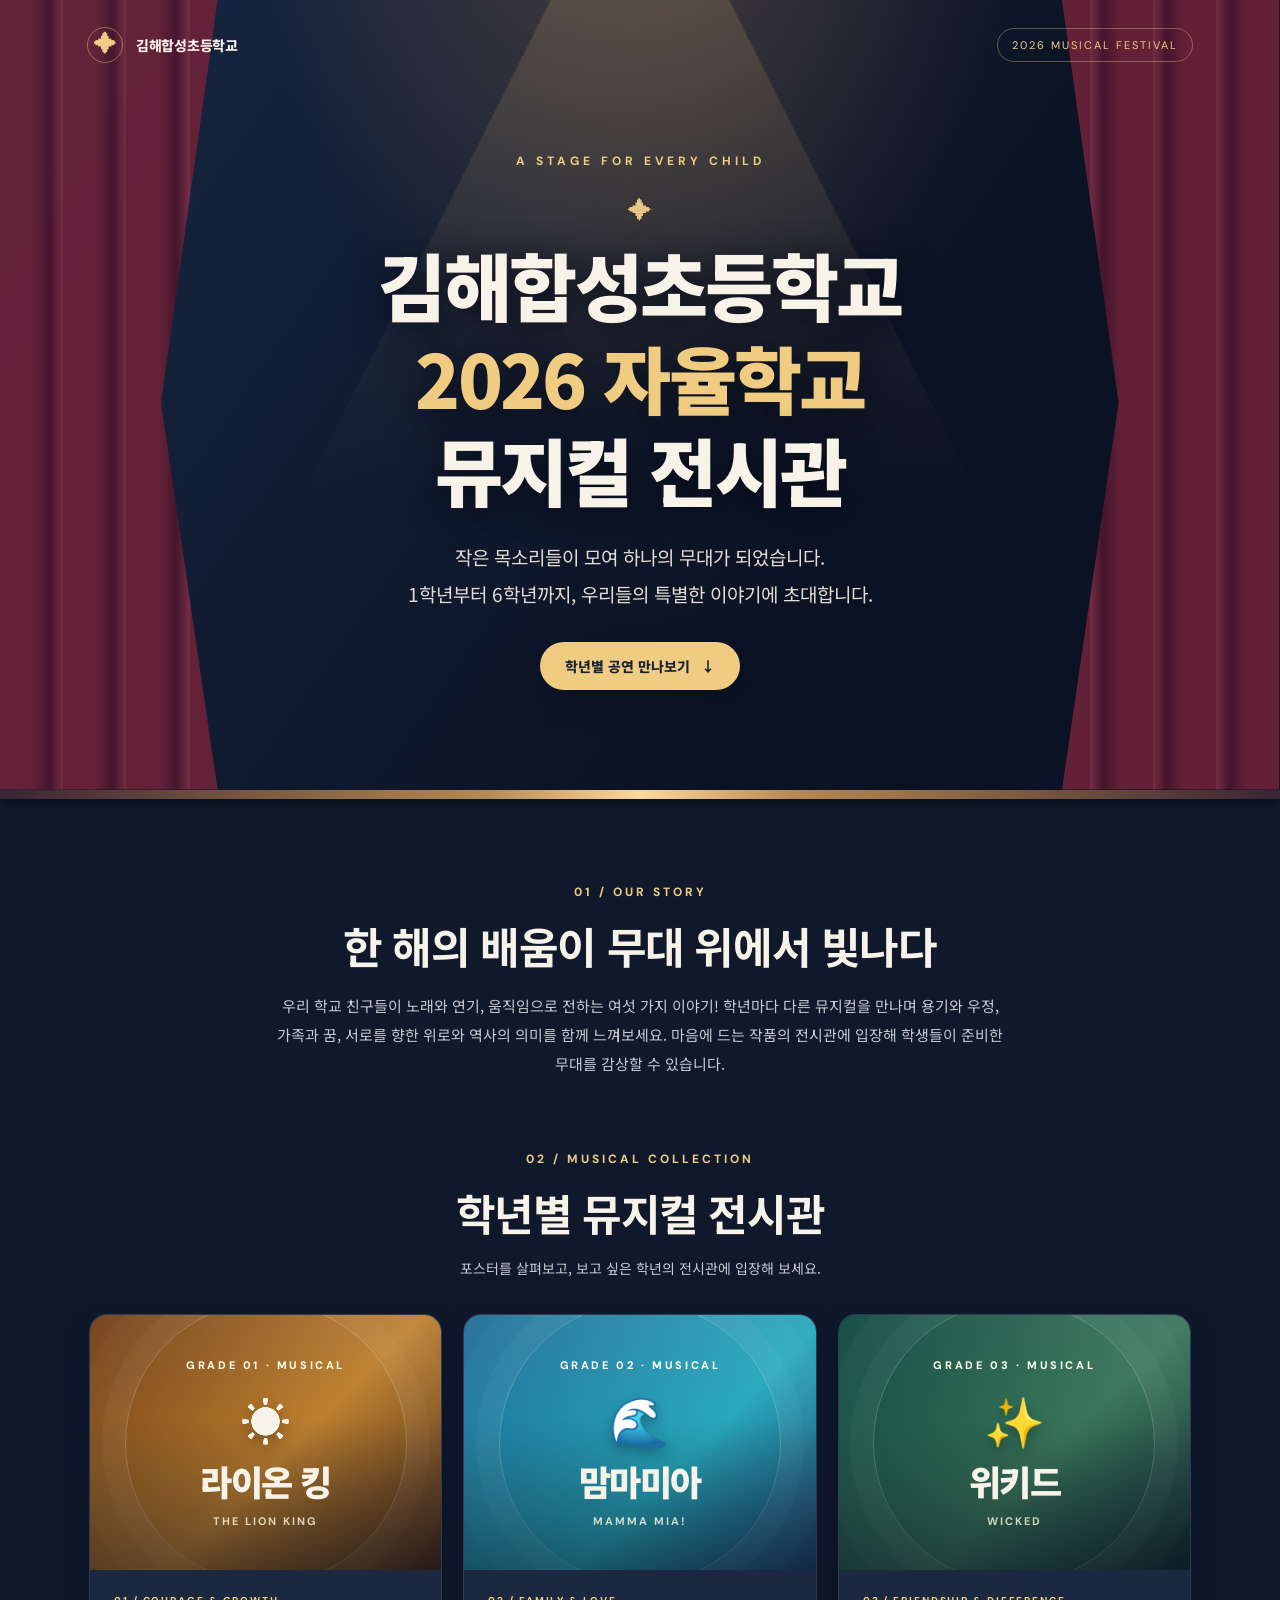
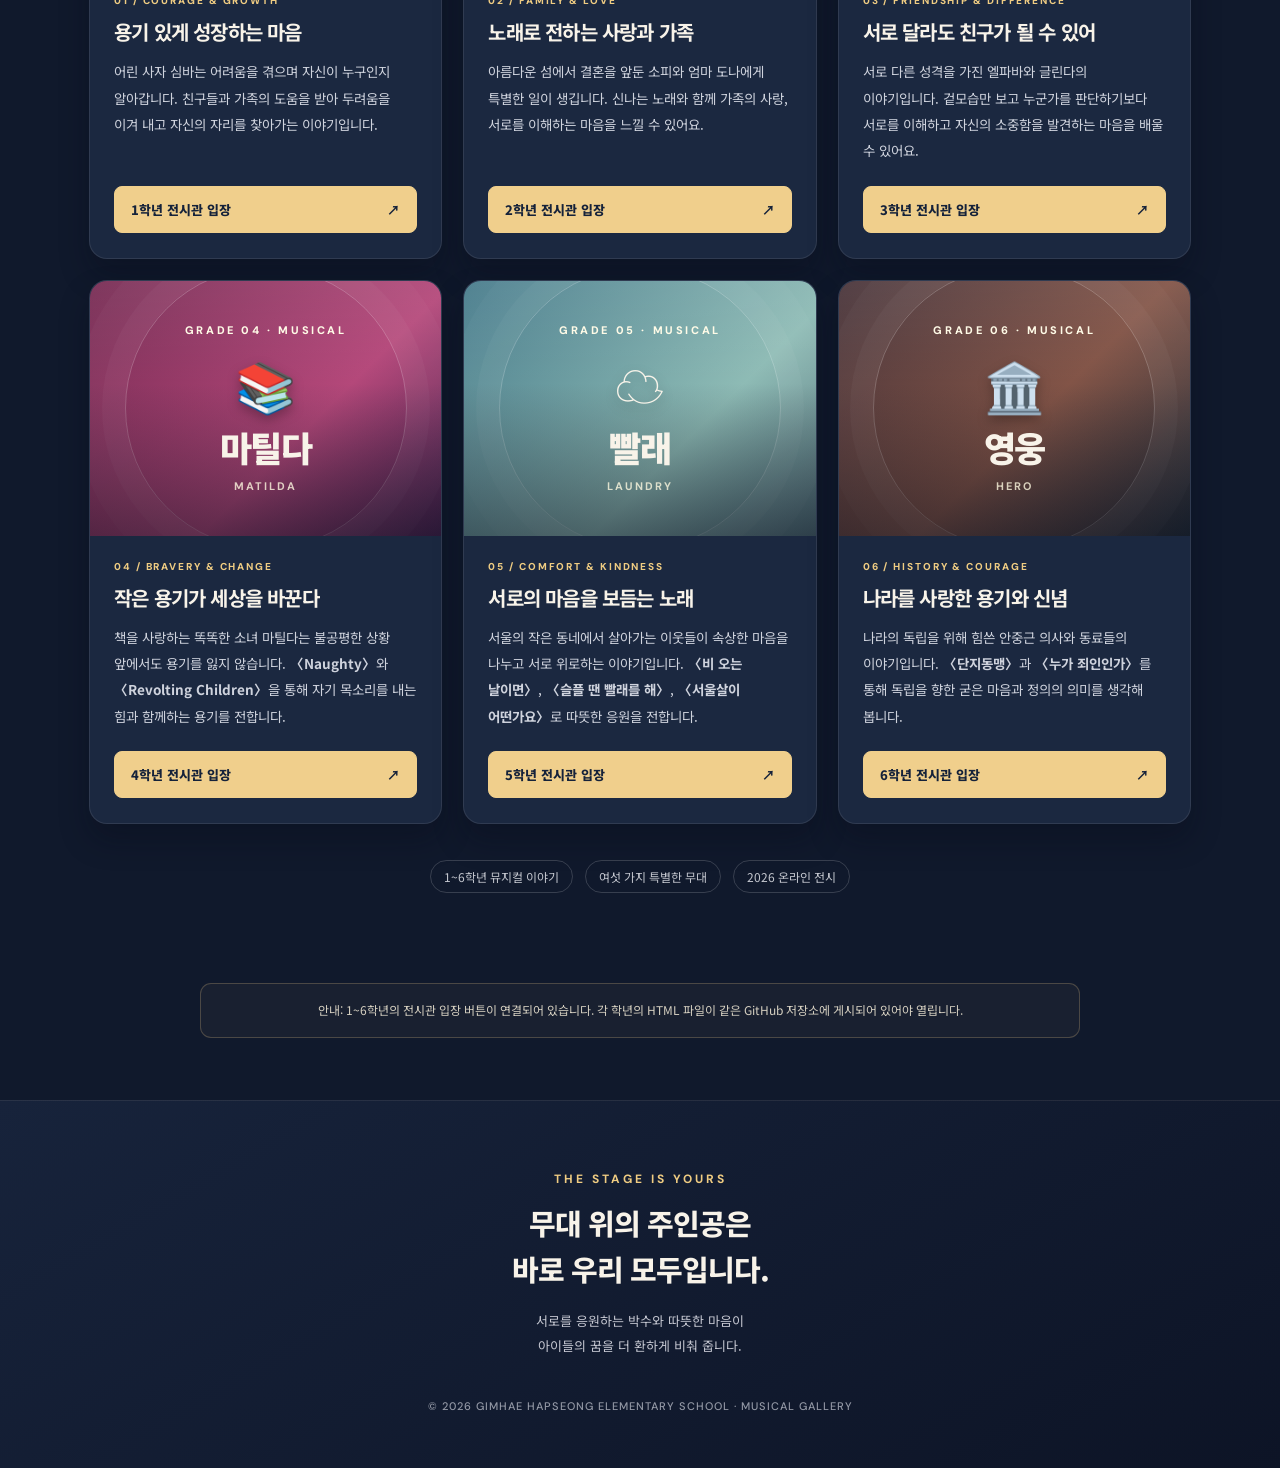
<file: index.html>
<!doctype html>
<html lang="ko">
<head>
  <meta charset="utf-8" />
  <meta name="viewport" content="width=device-width, initial-scale=1" />
  <meta name="theme-color" content="#111b32" />
  <meta name="description" content="김해합성초등학교 2026 자율학교 뮤지컬 전시관. 1학년부터 6학년까지, 학생들이 만든 특별한 무대를 만나보세요." />
  <title>김해합성초등학교 2026 자율학교 뮤지컬 전시관</title>
  <style>
    @import url('https://fonts.googleapis.com/css2?family=DM+Sans:wght@400;500;600;700;800&family=Noto+Sans+KR:wght@400;500;600;700;800;900&display=swap');
    :root{color-scheme:dark;--navy:#111b32;--navy2:#17223a;--gold:#efcc82;--ink:#f8f3e9;--muted:#c7c8d1;--line:#ffffff2b}
    *{box-sizing:border-box}html{scroll-behavior:smooth}body{margin:0;background:#10192c;color:var(--ink);font-family:'Noto Sans KR',sans-serif;word-break:keep-all}a{color:inherit;text-decoration:none}button{font:inherit}a:focus-visible,button:focus-visible{outline:3px solid #ffd782;outline-offset:4px}header{position:relative;overflow:hidden;min-height:600px;background:radial-gradient(ellipse at 50% -18%,#9b704b6b 0,transparent 43%),linear-gradient(125deg,#182844,#0b1223 67%);isolation:isolate}header:before,header:after{content:"";position:absolute;inset:0 auto 0 0;width:17%;background:repeating-linear-gradient(90deg,#6b2339 0,#6b2339 15%,#4b162c 23%,#7e3047 29%);box-shadow:35px 0 80px #080d1cbb;opacity:.92;z-index:-1;clip-path:polygon(0 0,100% 0,74% 51%,100% 100%,0 100%)}header:after{left:auto;right:0;transform:scaleX(-1)}.spotlight{position:absolute;left:50%;top:-110px;transform:translateX(-50%);width:min(680px,80vw);height:610px;background:linear-gradient(#e9c37b33,#e9c37b09 80%,transparent);clip-path:polygon(45% 0,55% 0,100% 100%,0 100%);pointer-events:none;z-index:-1}.topbar{max-width:1160px;margin:auto;display:flex;align-items:center;justify-content:space-between;padding:27px 27px 0;gap:20px}.brand{display:flex;align-items:center;gap:13px;font-weight:800;font-size:14px;letter-spacing:-.3px}.brand-mark{width:36px;height:36px;border:1px solid #efcc8275;border-radius:50%;display:grid;place-items:center;color:var(--gold);font-family:serif;font-size:22px}.navlabel{font-family:'DM Sans',sans-serif;font-size:11px;letter-spacing:2px;color:var(--gold);border:1px solid #e9c88f60;border-radius:99px;padding:9px 14px}.hero{max-width:900px;padding:90px 24px 100px;margin:0 auto;text-align:center}.eyebrow{color:var(--gold);font-family:'DM Sans',sans-serif;font-weight:700;font-size:12px;letter-spacing:4px}.divider-star{color:#e8c586;font-size:24px;margin:22px auto 8px}.hero h1{font-size:clamp(34px,6vw,74px);line-height:1.25;letter-spacing:-2.6px;margin:12px auto 22px;font-weight:900;text-shadow:0 6px 35px #060a17}.hero h1 span{color:var(--gold)}.hero .sub{font-size:clamp(15px,2vw,19px);line-height:1.95;color:#e4dcd3;margin:0 auto 30px}.cta{display:inline-flex;gap:11px;align-items:center;justify-content:center;background:var(--gold);color:#1a2333;padding:14px 25px;border-radius:99px;font-weight:800;font-size:14px;box-shadow:0 10px 30px #080c174d;transition:transform .2s}.cta:hover{transform:translateY(-3px)}.stage-line{height:9px;background:linear-gradient(to right,#382433,#b6894e 38%,#ffda97 50%,#b6894e 62%,#382433);box-shadow:0 4px 10px #0007}.intro{max-width:820px;margin:0 auto;text-align:center;padding:85px 24px 45px}.section-num{font:700 12px 'DM Sans',sans-serif;color:var(--gold);letter-spacing:3px}.intro h2,.gallery h2{font-size:clamp(27px,3.8vw,43px);letter-spacing:-1.4px;margin:14px auto 15px}.intro p{color:var(--muted);line-height:1.95;font-size:15px;max-width:740px;margin:0 auto}.gallery{max-width:1150px;padding:28px 24px 90px;margin:auto}.gallery-heading{text-align:center;margin:0 0 36px}.gallery-heading p{color:var(--muted);font-size:14px}.cards{display:grid;grid-template-columns:repeat(3,minmax(0,1fr));gap:21px}.card{background:#1b2840;border:1px solid #ffffff17;border-radius:18px;overflow:hidden;box-shadow:0 16px 30px #050a1550;transition:transform .25s,border-color .25s;display:flex;flex-direction:column}.card:hover{transform:translateY(-6px);border-color:#d8b87980}.poster{min-height:255px;position:relative;display:flex;flex-direction:column;align-items:center;justify-content:center;text-align:center;padding:26px 16px;overflow:hidden;isolation:isolate}.poster:before{content:"";position:absolute;width:280px;height:280px;border-radius:50%;border:1px solid #ffffff39;box-shadow:0 0 0 23px #ffffff08,0 0 0 50px #ffffff06;z-index:-1}.poster:after{content:"";position:absolute;inset:0;background:linear-gradient(180deg,#ffffff10,transparent 40%,#060b1980);z-index:-1}.poster .grade{font:800 11px 'DM Sans',sans-serif;letter-spacing:2.6px;color:#fffbe7}.poster .symbol{font-size:49px;line-height:1.2;margin:18px 0 10px;filter:drop-shadow(0 5px 6px #0004)}.poster h3{font-size:clamp(27px,3vw,35px);line-height:1.3;margin:0;font-weight:900;letter-spacing:-1.5px}.poster .en{font:700 11px 'DM Sans',sans-serif;letter-spacing:2px;margin-top:10px;color:#fffae0c9}.lion{background:linear-gradient(135deg,#6d3b15,#bd802f 55%,#472b19)}.mamma{background:linear-gradient(135deg,#1e6a95,#28a9bd 60%,#1f456f)}.wicked{background:linear-gradient(135deg,#0a453c,#39765b 58%,#142f32)}.matilda{background:linear-gradient(135deg,#762b53,#b4487a 60%,#4d2553)}.laundry{background:linear-gradient(135deg,#477b8b,#8ebbb5 63%,#55737b)}.hero6{background:linear-gradient(135deg,#48343a,#825447 55%,#242f3a)}.card-body{padding:24px 24px 25px;display:flex;flex:1;flex-direction:column}.caption-label{font:800 10px 'DM Sans',sans-serif;letter-spacing:1.9px;color:var(--gold)}.card-body h4{font-size:20px;margin:10px 0 12px;letter-spacing:-.8px}.card-body p{font-size:13.5px;line-height:1.95;color:#cfd3dd;margin:0 0 22px;flex:1}.entry{display:flex;align-items:center;justify-content:space-between;width:100%;background:#f0cf8c;color:#15223a;font-weight:800;padding:13px 16px;border-radius:8px;font-size:13px;border:1px solid #f0cf8c;transition:background .2s}.entry:hover{background:#fff0bd}.entry.off{background:transparent;color:#ccd2dc;border:1px solid #d1d9e14d;cursor:not-allowed}.details{display:flex;justify-content:center;gap:12px;align-items:center;flex-wrap:wrap;margin:36px auto 0;color:#c4c7cf;font-size:12px}.tag{border:1px solid #ffffff2a;padding:7px 13px;border-radius:99px}.closing{background:linear-gradient(150deg,#17233b,#0d1426);border-top:1px solid #ffffff18;text-align:center;padding:70px 24px 55px}.closing .quote{font-size:clamp(20px,3vw,29px);line-height:1.6;font-weight:800;letter-spacing:-1px;margin:12px 0 18px}.closing p{color:#c5c7d1;font-size:13px;line-height:1.9}.closing small{display:block;margin-top:40px;color:#9398a5;font:500 11px 'DM Sans',sans-serif;letter-spacing:1px}.notice{max-width:880px;margin:0 auto 62px;border:1px solid #f0cf8c3b;border-radius:11px;background:#f0cf8c0a;color:#d6d0c1;padding:15px 21px;font-size:12px;line-height:1.9;text-align:center}@media(max-width:880px){.cards{grid-template-columns:repeat(2,minmax(0,1fr))}header{min-height:540px}.hero{padding:75px 23px 95px}}@media(max-width:570px){.topbar{padding:20px 19px 0}.brand{font-size:12px}.navlabel{font-size:9px;letter-spacing:1px;padding:8px 9px}.hero{padding:67px 24px 82px}.hero h1{letter-spacing:-1.6px}.hero .sub{font-size:14px}.cards{grid-template-columns:1fr;gap:18px}.poster{min-height:230px}.intro{padding:64px 20px 32px}.gallery{padding:18px 18px 52px}.gallery-heading{margin-bottom:25px}.card-body{padding:21px}.notice{margin:0 18px 48px}header:before,header:after{width:12%}}
    @media(prefers-reduced-motion:reduce){html{scroll-behavior:auto}.card,.cta{transition:none}}
  </style>
</head>
<body>
  <header>
    <div class="spotlight" aria-hidden="true"></div>
    <div class="topbar"><a class="brand" href="#top"><span class="brand-mark" aria-hidden="true">✦</span> 김해합성초등학교</a><span class="navlabel">2026 MUSICAL FESTIVAL</span></div>
    <div id="top" class="hero">
      <div class="eyebrow">A STAGE FOR EVERY CHILD</div><div class="divider-star" aria-hidden="true">✦</div>
      <h1>김해합성초등학교<br><span>2026 자율학교</span><br>뮤지컬 전시관</h1>
      <p class="sub">작은 목소리들이 모여 하나의 무대가 되었습니다.<br>1학년부터 6학년까지, 우리들의 특별한 이야기에 초대합니다.</p>
      <a class="cta" href="#gallery">학년별 공연 만나보기 <span aria-hidden="true">↓</span></a>
    </div>
  </header>
  <div class="stage-line" aria-hidden="true"></div>
  <main>
    <section class="intro" aria-labelledby="intro-title"><div class="section-num">01 / OUR STORY</div><h2 id="intro-title">한 해의 배움이 무대 위에서 빛나다</h2><p>우리 학교 친구들이 노래와 연기, 움직임으로 전하는 여섯 가지 이야기! 학년마다 다른 뮤지컬을 만나며 용기와 우정, 가족과 꿈, 서로를 향한 위로와 역사의 의미를 함께 느껴보세요. 마음에 드는 작품의 전시관에 입장해 학생들이 준비한 무대를 감상할 수 있습니다.</p></section>
    <section class="gallery" id="gallery" aria-labelledby="gallery-title"><div class="gallery-heading"><div class="section-num">02 / MUSICAL COLLECTION</div><h2 id="gallery-title">학년별 뮤지컬 전시관</h2><p>포스터를 살펴보고, 보고 싶은 학년의 전시관에 입장해 보세요.</p></div>
      <div class="cards">
        <article class="card"><div class="poster lion"><div class="grade">GRADE 01 · MUSICAL</div><div class="symbol" aria-hidden="true">☀️</div><h3>라이온 킹</h3><div class="en">THE LION KING</div></div><div class="card-body"><div class="caption-label">01 / COURAGE & GROWTH</div><h4>용기 있게 성장하는 마음</h4><p>어린 사자 심바는 어려움을 겪으며 자신이 누구인지 알아갑니다. 친구들과 가족의 도움을 받아 두려움을 이겨 내고 자신의 자리를 찾아가는 이야기입니다.</p><a class="entry" href="grade1.html" aria-label="1학년 전시관 입장">1학년 전시관 입장 <span aria-hidden="true">↗</span></a></div></article>
        <article class="card"><div class="poster mamma"><div class="grade">GRADE 02 · MUSICAL</div><div class="symbol" aria-hidden="true">🌊</div><h3>맘마미아</h3><div class="en">MAMMA MIA!</div></div><div class="card-body"><div class="caption-label">02 / FAMILY & LOVE</div><h4>노래로 전하는 사랑과 가족</h4><p>아름다운 섬에서 결혼을 앞둔 소피와 엄마 도나에게 특별한 일이 생깁니다. 신나는 노래와 함께 가족의 사랑, 서로를 이해하는 마음을 느낄 수 있어요.</p><a class="entry" href="grade2.html" aria-label="2학년 전시관 입장">2학년 전시관 입장 <span aria-hidden="true">↗</span></a></div></article>
        <article class="card"><div class="poster wicked"><div class="grade">GRADE 03 · MUSICAL</div><div class="symbol" aria-hidden="true">✨</div><h3>위키드</h3><div class="en">WICKED</div></div><div class="card-body"><div class="caption-label">03 / FRIENDSHIP & DIFFERENCE</div><h4>서로 달라도 친구가 될 수 있어</h4><p>서로 다른 성격을 가진 엘파바와 글린다의 이야기입니다. 겉모습만 보고 누군가를 판단하기보다 서로를 이해하고 자신의 소중함을 발견하는 마음을 배울 수 있어요.</p><a class="entry" href="grade3.html" aria-label="3학년 전시관 입장">3학년 전시관 입장 <span aria-hidden="true">↗</span></a></div></article>
        <article class="card"><div class="poster matilda"><div class="grade">GRADE 04 · MUSICAL</div><div class="symbol" aria-hidden="true">📚</div><h3>마틸다</h3><div class="en">MATILDA</div></div><div class="card-body"><div class="caption-label">04 / BRAVERY & CHANGE</div><h4>작은 용기가 세상을 바꾼다</h4><p>책을 사랑하는 똑똑한 소녀 마틸다는 불공평한 상황 앞에서도 용기를 잃지 않습니다. <strong>〈Naughty〉</strong>와 <strong>〈Revolting Children〉</strong>을 통해 자기 목소리를 내는 힘과 함께하는 용기를 전합니다.</p><a class="entry" href="grade4.html" aria-label="4학년 마틸다 전시관 입장">4학년 전시관 입장 <span aria-hidden="true">↗</span></a></div></article>
        <article class="card"><div class="poster laundry"><div class="grade">GRADE 05 · MUSICAL</div><div class="symbol" aria-hidden="true">☁️</div><h3>빨래</h3><div class="en">LAUNDRY</div></div><div class="card-body"><div class="caption-label">05 / COMFORT & KINDNESS</div><h4>서로의 마음을 보듬는 노래</h4><p>서울의 작은 동네에서 살아가는 이웃들이 속상한 마음을 나누고 서로 위로하는 이야기입니다. <strong>〈비 오는 날이면〉</strong>, <strong>〈슬플 땐 빨래를 해〉</strong>, <strong>〈서울살이 어떤가요〉</strong>로 따뜻한 응원을 전합니다.</p><a class="entry" href="grade5.html" aria-label="5학년 빨래 전시관 입장">5학년 전시관 입장 <span aria-hidden="true">↗</span></a></div></article>
        <article class="card"><div class="poster hero6"><div class="grade">GRADE 06 · MUSICAL</div><div class="symbol" aria-hidden="true">🏛️</div><h3>영웅</h3><div class="en">HERO</div></div><div class="card-body"><div class="caption-label">06 / HISTORY & COURAGE</div><h4>나라를 사랑한 용기와 신념</h4><p>나라의 독립을 위해 힘쓴 안중근 의사와 동료들의 이야기입니다. <strong>〈단지동맹〉</strong>과 <strong>〈누가 죄인인가〉</strong>를 통해 독립을 향한 굳은 마음과 정의의 의미를 생각해 봅니다.</p><a class="entry" href="grade6.html" aria-label="6학년 영웅 전시관 입장">6학년 전시관 입장 <span aria-hidden="true">↗</span></a></div></article>
      </div>
      <div class="details"><span class="tag">1~6학년 뮤지컬 이야기</span><span class="tag">여섯 가지 특별한 무대</span><span class="tag">2026 온라인 전시</span></div>
    </section>
    <div class="notice">안내: 1~6학년의 전시관 입장 버튼이 연결되어 있습니다. 각 학년의 HTML 파일이 같은 GitHub 저장소에 게시되어 있어야 열립니다.</div>
  </main>
  <footer class="closing"><div class="section-num">THE STAGE IS YOURS</div><div class="quote">무대 위의 주인공은<br>바로 우리 모두입니다.</div><p>서로를 응원하는 박수와 따뜻한 마음이<br>아이들의 꿈을 더 환하게 비춰 줍니다.</p><small>© 2026 GIMHAE HAPSEONG ELEMENTARY SCHOOL · MUSICAL GALLERY</small></footer>
</body>
</html>
</file>
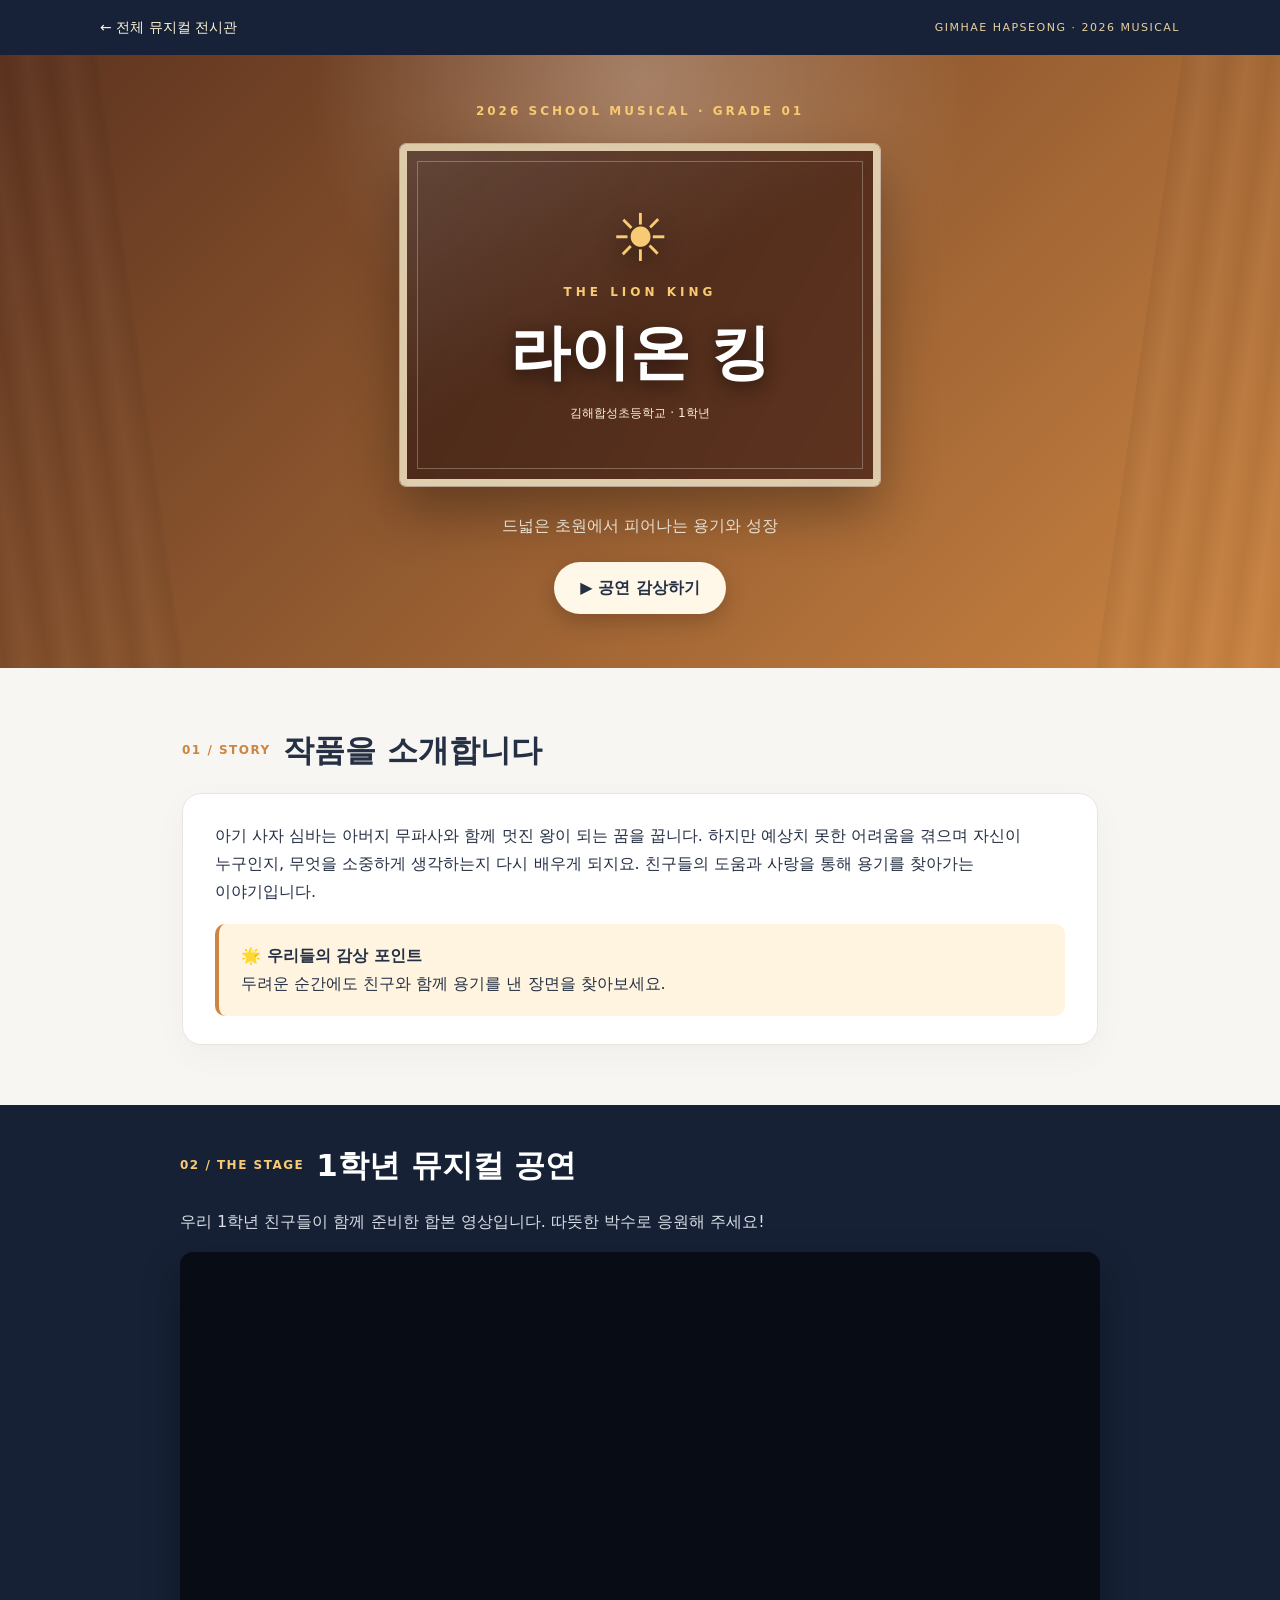
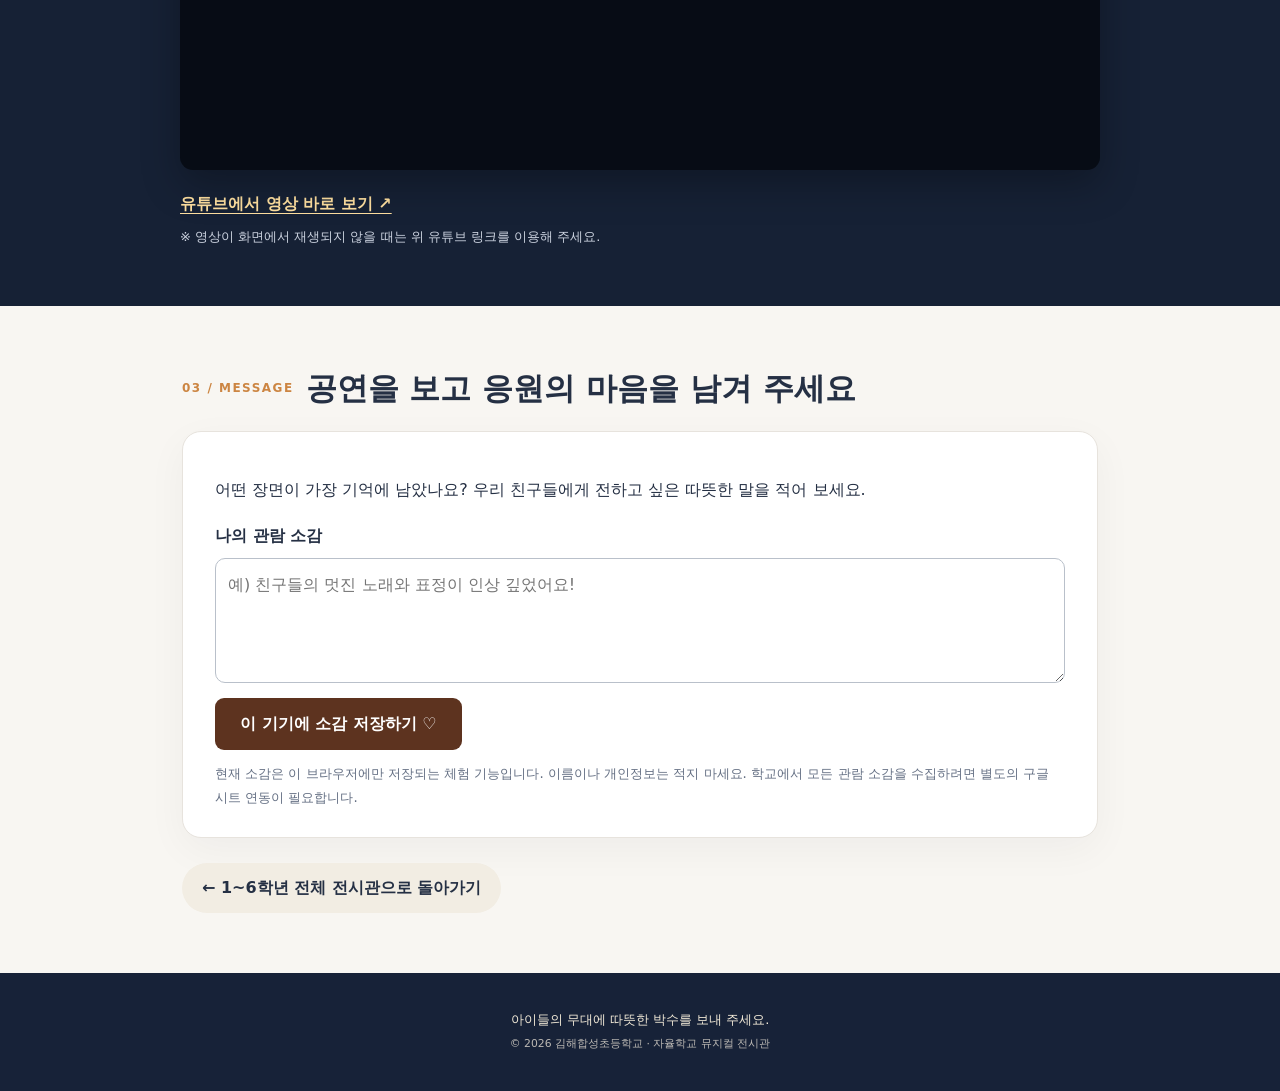
<file: grade1.html>
<!doctype html>
<html lang="ko"><head><meta charset="utf-8"><meta name="viewport" content="width=device-width,initial-scale=1"><meta name="theme-color" content="#5d331f"><meta name="description" content="김해합성초등학교 2026 자율학교 1학년 뮤지컬 라이온 킹 온라인 전시관"><title>1학년 라이온 킹 | 김해합성초등학교 뮤지컬 전시관</title><style>
:root{--accent:#cc8542;--dark:#5d331f;--light:#f8ca74}*{box-sizing:border-box}html{scroll-behavior:smooth}body{margin:0;background:#f8f6f2;color:#253044;font-family:system-ui,-apple-system,"Malgun Gothic","Apple SD Gothic Neo",sans-serif;line-height:1.75;word-break:keep-all}a{color:inherit}button,input,textarea{font:inherit}.top{background:#172238;color:white;padding:15px max(22px,calc((100vw - 1080px)/2));display:flex;justify-content:space-between;align-items:center;gap:12px}.top a{text-decoration:none;color:#fff4d8;font-size:14px}.top small{color:#e8d19e;letter-spacing:1.5px;font-size:11px}.hero{background:radial-gradient(circle at 50% 4%,rgba(255,255,255,.28),transparent 38%),linear-gradient(135deg,var(--dark),var(--accent));padding:46px 20px 54px;color:#fff;text-align:center;position:relative;overflow:hidden}.hero:before,.hero:after{content:"";position:absolute;top:-10%;height:125%;width:24%;background:repeating-linear-gradient(90deg,rgba(0,0,0,.09) 0,rgba(255,255,255,.045) 22px,rgba(0,0,0,.08) 43px);opacity:.55;pointer-events:none}.hero:before{left:-13%;transform:rotate(-8deg)}.hero:after{right:-13%;transform:rotate(8deg)}.eyebrow{letter-spacing:3px;text-transform:uppercase;font-size:12px;font-weight:700;color:var(--light)}.poster{position:relative;max-width:480px;margin:22px auto 26px;aspect-ratio:1.4/1;background:linear-gradient(150deg,rgba(255,255,255,.14),transparent 48%),linear-gradient(120deg,rgba(0,0,0,.22),transparent),var(--dark);border:7px solid rgba(255,242,205,.8);outline:1px solid rgba(255,255,255,.5);box-shadow:0 25px 55px #0005;display:flex;flex-direction:column;align-items:center;justify-content:center;border-radius:6px;overflow:hidden}.poster:after{content:"";position:absolute;inset:10px;border:1px solid #ffffff45;pointer-events:none}.poster-symbol{font-size:66px;line-height:1;color:var(--light);text-shadow:0 8px 24px #0007}.poster .en{font-size:12px;letter-spacing:4px;font-weight:800;color:var(--light);margin:10px 0}.poster h1{font-size:clamp(34px,7vw,60px);margin:0;color:white;line-height:1.3;text-shadow:0 5px 18px #0009}.poster .sub{font-size:12px;margin-top:12px;color:#fff2d7}.hero>p{max-width:630px;margin:0 auto 22px;color:#fff7e9}.primary{display:inline-block;padding:12px 26px;background:#fff8e9;color:#253044;text-decoration:none;border-radius:30px;font-weight:800;box-shadow:0 8px 22px #0003}.wrap{max-width:960px;margin:auto;padding:60px 22px}.section-head{display:flex;gap:12px;align-items:center;margin-bottom:20px}.num{font-size:12px;letter-spacing:1.5px;font-weight:800;color:var(--accent)}h2{font-size:clamp(23px,4vw,31px);line-height:1.45;margin:0}.intro-card{padding:28px 32px;background:white;border:1px solid #e9e5de;border-radius:19px;box-shadow:0 10px 35px #17223809}.intro-card p{margin:0 0 16px}.hint{padding:18px 22px;background:#fff4df;border-left:4px solid var(--accent);border-radius:10px;margin-top:18px}.video-area{background:#162135;padding:38px 22px 45px;color:#fff}.video-area .wrap{padding:0;max-width:920px}.video-area h2{color:white}.video-area p{color:#d9dfe8}.video-frame{position:relative;aspect-ratio:16/9;border-radius:13px;overflow:hidden;background:#070c15;box-shadow:0 15px 38px #0004}.video-frame iframe{position:absolute;inset:0;width:100%;height:100%;border:0}.youtube-link{display:inline-flex;margin-top:20px;color:#ffe0a0;font-weight:700;text-underline-offset:4px}.feedback{background:#fff;border:1px solid #e7e3dd;border-radius:19px;padding:28px 32px;box-shadow:0 12px 40px #1722380b}.feedback label{display:block;font-weight:800;margin:18px 0 8px}.feedback textarea{display:block;width:100%;min-height:125px;resize:vertical;border:1px solid #b9c0ca;border-radius:10px;padding:12px;font-size:16px}.feedback button{margin-top:15px;background:var(--dark);border:0;border-radius:9px;padding:12px 25px;color:white;font-weight:800;cursor:pointer}.feedback button:hover{filter:brightness(1.18)}.feedback small{display:block;color:#657084;margin-top:12px}.saved{margin-top:15px;padding:13px;border-radius:9px;background:#f2f7f2;display:none;color:#255b3c}.back{display:inline-flex;margin-top:25px;text-decoration:none;background:#f2ede3;padding:11px 20px;border-radius:25px;font-weight:800;color:#253044}.foot{text-align:center;background:#172238;color:#f1e9d7;padding:36px 20px;font-size:13px}.foot small{color:#bcb9b4}.last-note{font-size:13px;color:#606c7a;margin-top:8px}@media(max-width:560px){.top{padding:12px 16px}.top small{display:none}.hero{padding:34px 16px 43px}.poster{margin:18px auto 22px;aspect-ratio:1.1/1}.poster-symbol{font-size:50px}.wrap{padding:42px 17px}.intro-card,.feedback{padding:22px 18px}.video-area{padding:34px 16px}}
</style></head>
<body><nav class="top"><a href="index.html">← 전체 뮤지컬 전시관</a><small>GIMHAE HAPSEONG · 2026 MUSICAL</small></nav>
<header class="hero"><div class="eyebrow">2026 SCHOOL MUSICAL · GRADE 01</div><div class="poster" aria-label="1학년 라이온 킹 공연 포스터"><div class="poster-symbol" aria-hidden="true">☀</div><div class="en">THE LION KING</div><h1>라이온 킹</h1><div class="sub">김해합성초등학교 · 1학년</div></div><p>드넓은 초원에서 피어나는 용기와 성장</p><a class="primary" href="#watch">▶ 공연 감상하기</a></header>
<main><section class="wrap" aria-labelledby="about"><div class="section-head"><span class="num">01 / STORY</span><h2 id="about">작품을 소개합니다</h2></div><div class="intro-card"><p>아기 사자 심바는 아버지 무파사와 함께 멋진 왕이 되는 꿈을 꿉니다. 하지만 예상치 못한 어려움을 겪으며 자신이 누구인지, 무엇을 소중하게 생각하는지 다시 배우게 되지요. 친구들의 도움과 사랑을 통해 용기를 찾아가는 이야기입니다.</p><div class="hint"><strong>🌟 우리들의 감상 포인트</strong><div>두려운 순간에도 친구와 함께 용기를 낸 장면을 찾아보세요.</div></div></div></section>
<section class="video-area" id="watch" aria-labelledby="watch-title"><div class="wrap"><div class="section-head"><span class="num" style="color:var(--light)">02 / THE STAGE</span><h2 id="watch-title">1학년 뮤지컬 공연</h2></div><p>우리 1학년 친구들이 함께 준비한 합본 영상입니다. 따뜻한 박수로 응원해 주세요!</p><div class="video-frame"><iframe src="https://www.youtube-nocookie.com/embed/qWs6dLma1CY" title="1학년 라이온 킹 뮤지컬 공연 영상" loading="lazy" allow="accelerometer; autoplay; clipboard-write; encrypted-media; gyroscope; picture-in-picture; web-share" referrerpolicy="strict-origin-when-cross-origin" allowfullscreen></iframe></div><a class="youtube-link" href="https://youtu.be/qWs6dLma1CY" target="_blank" rel="noopener noreferrer">유튜브에서 영상 바로 보기 ↗</a><p class="last-note" style="color:#cbd2df">※ 영상이 화면에서 재생되지 않을 때는 위 유튜브 링크를 이용해 주세요.</p></div></section>
<section class="wrap" aria-labelledby="message"><div class="section-head"><span class="num">03 / MESSAGE</span><h2 id="message">공연을 보고 응원의 마음을 남겨 주세요</h2></div><div class="feedback"><p>어떤 장면이 가장 기억에 남았나요? 우리 친구들에게 전하고 싶은 따뜻한 말을 적어 보세요.</p><form id="form"><label for="messageText">나의 관람 소감</label><textarea id="messageText" maxlength="500" placeholder="예) 친구들의 멋진 노래와 표정이 인상 깊었어요!" required></textarea><button type="submit">이 기기에 소감 저장하기 ♡</button></form><div class="saved" id="saved" role="status">소감이 이 기기에 저장되었어요! 학교나 선생님에게 자동으로 전달되지는 않습니다.</div><small>현재 소감은 이 브라우저에만 저장되는 체험 기능입니다. 이름이나 개인정보는 적지 마세요. 학교에서 모든 관람 소감을 수집하려면 별도의 구글 시트 연동이 필요합니다.</small></div><a class="back" href="index.html">← 1~6학년 전체 전시관으로 돌아가기</a></section></main>
<footer class="foot">아이들의 무대에 따뜻한 박수를 보내 주세요.<div><small>© 2026 김해합성초등학교 · 자율학교 뮤지컬 전시관</small></div></footer>
<script>(function(){const form=document.getElementById('form'),input=document.getElementById('messageText'),status=document.getElementById('saved'),key='gimhae-musical-grade1-feedback';try{let saved=localStorage.getItem(key);if(saved)input.value=saved}catch(e){}form.addEventListener('submit',function(e){e.preventDefault();const v=input.value.trim();if(!v)return;try{localStorage.setItem(key,v);status.style.display='block'}catch(err){status.textContent='이 브라우저에서는 저장할 수 없습니다. 글을 복사해 보관해 주세요.';status.style.display='block'}}) })();</script>
</body></html>
</file>
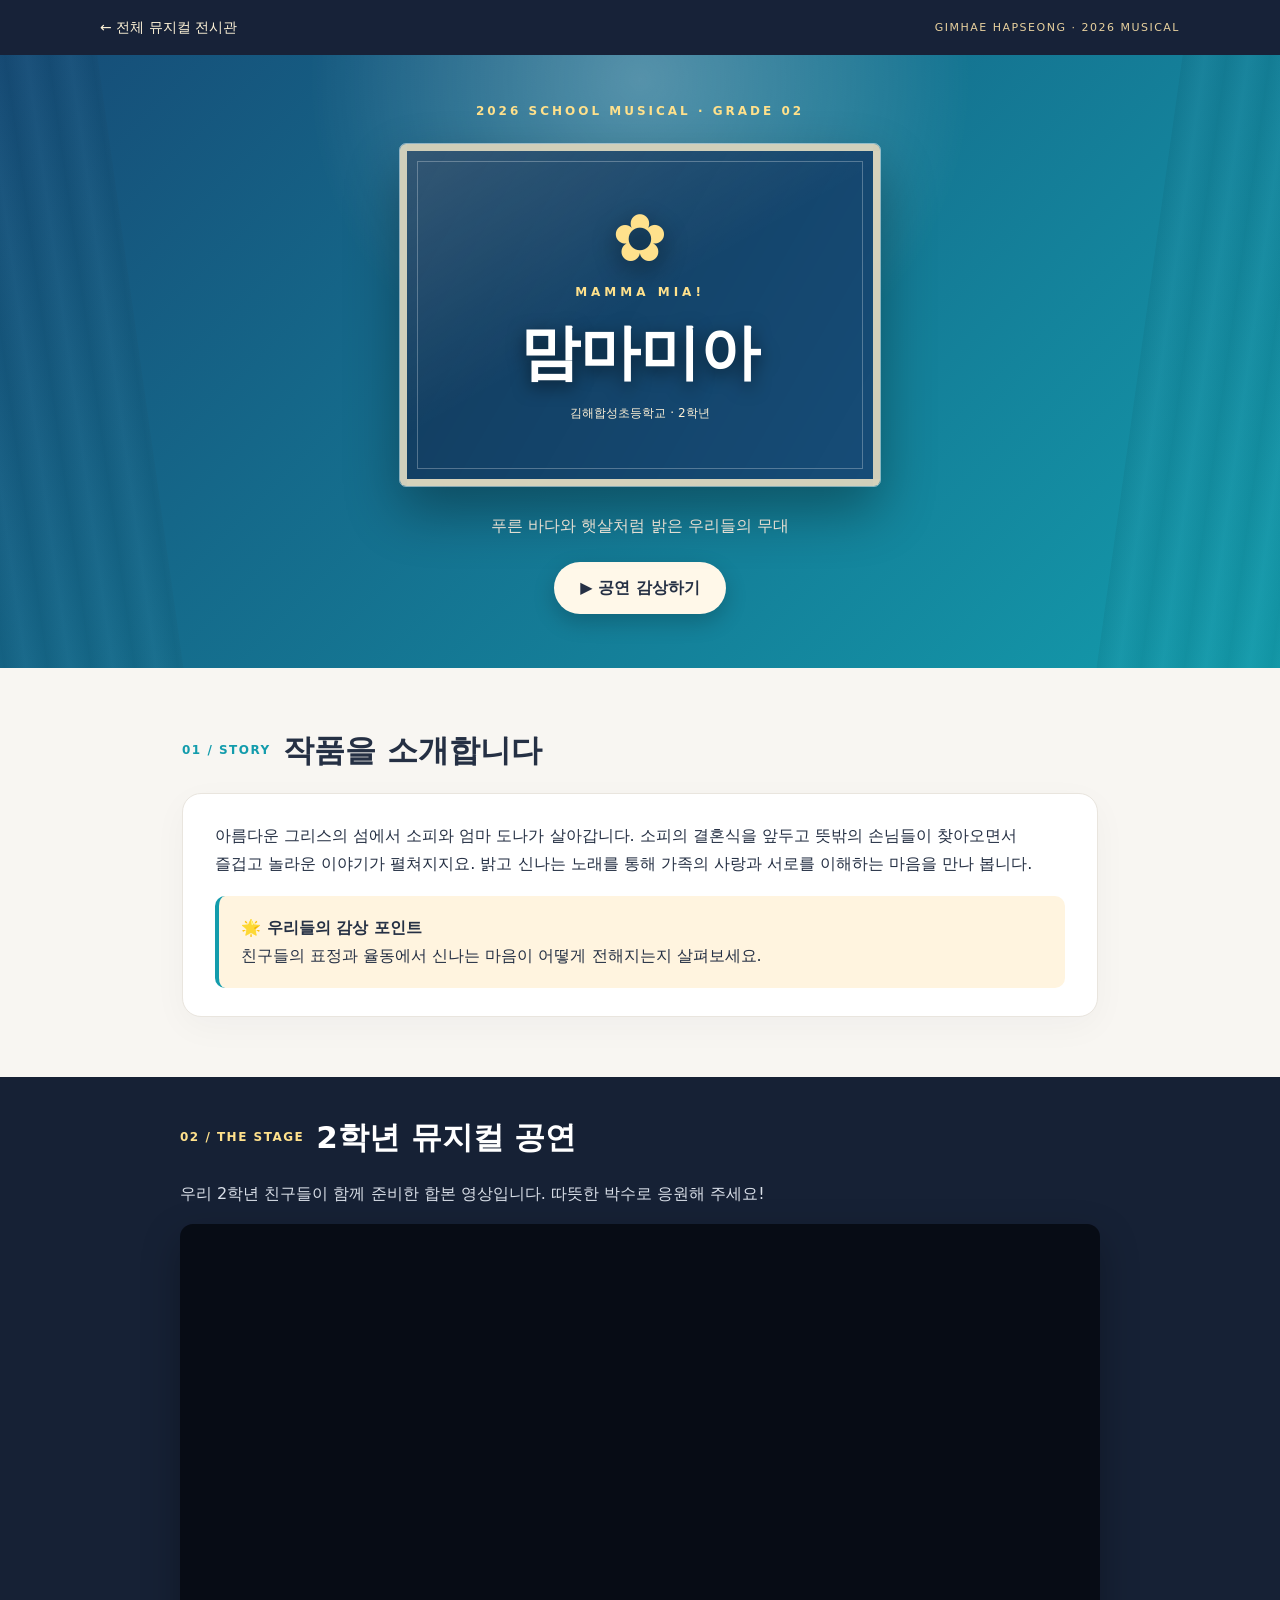
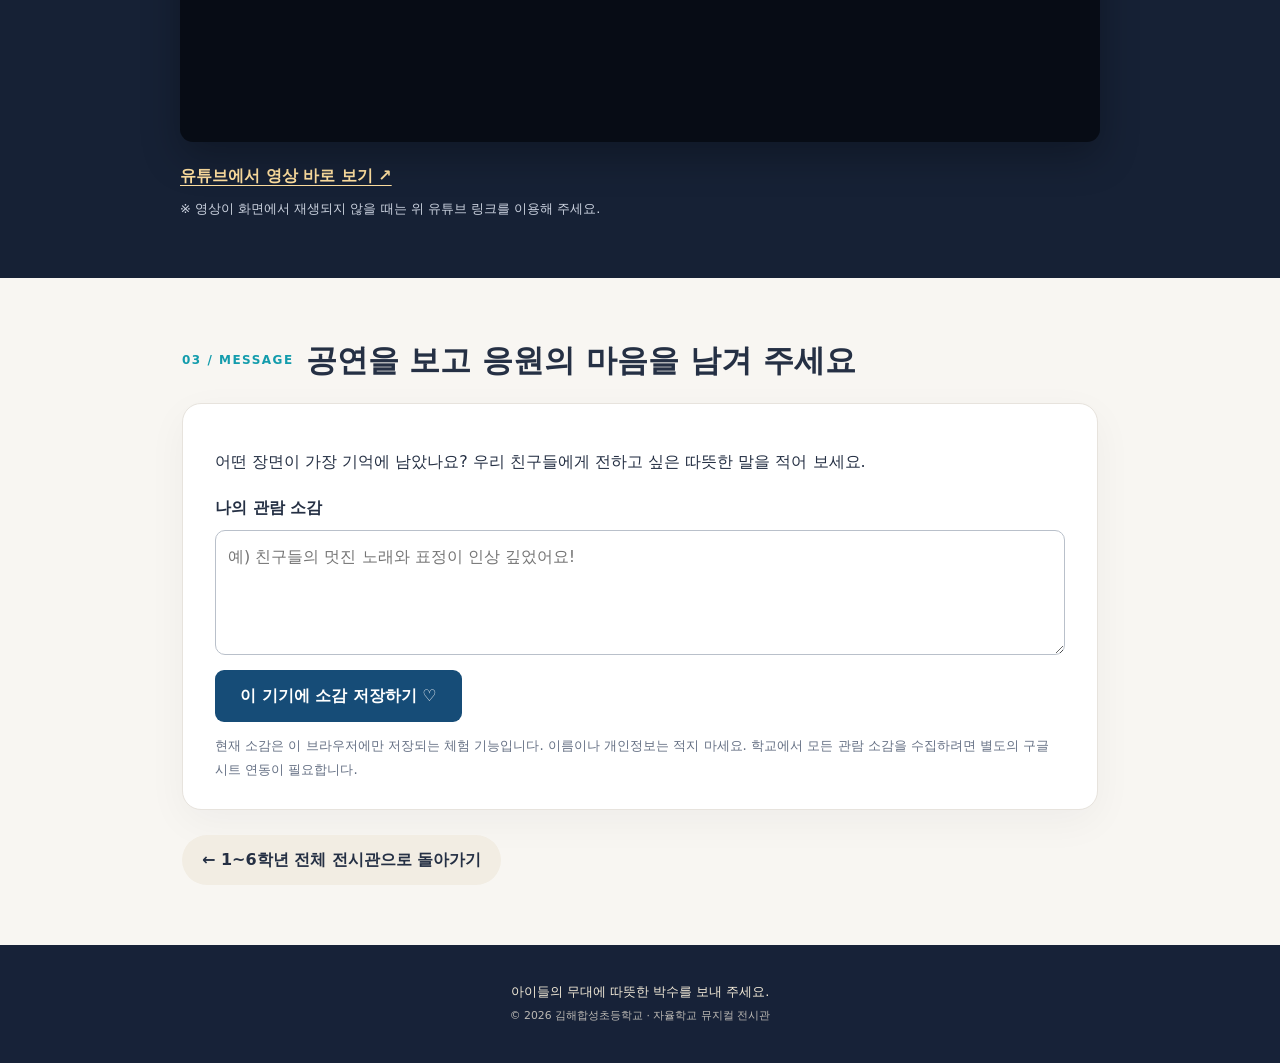
<file: grade2.html>
<!doctype html>
<html lang="ko"><head><meta charset="utf-8"><meta name="viewport" content="width=device-width,initial-scale=1"><meta name="theme-color" content="#164c77"><meta name="description" content="김해합성초등학교 2026 자율학교 2학년 뮤지컬 맘마미아 온라인 전시관"><title>2학년 맘마미아 | 김해합성초등학교 뮤지컬 전시관</title><style>
:root{--accent:#139cac;--dark:#164c77;--light:#ffe18c}*{box-sizing:border-box}html{scroll-behavior:smooth}body{margin:0;background:#f8f6f2;color:#253044;font-family:system-ui,-apple-system,"Malgun Gothic","Apple SD Gothic Neo",sans-serif;line-height:1.75;word-break:keep-all}a{color:inherit}button,input,textarea{font:inherit}.top{background:#172238;color:white;padding:15px max(22px,calc((100vw - 1080px)/2));display:flex;justify-content:space-between;align-items:center;gap:12px}.top a{text-decoration:none;color:#fff4d8;font-size:14px}.top small{color:#e8d19e;letter-spacing:1.5px;font-size:11px}.hero{background:radial-gradient(circle at 50% 4%,rgba(255,255,255,.28),transparent 38%),linear-gradient(135deg,var(--dark),var(--accent));padding:46px 20px 54px;color:#fff;text-align:center;position:relative;overflow:hidden}.hero:before,.hero:after{content:"";position:absolute;top:-10%;height:125%;width:24%;background:repeating-linear-gradient(90deg,rgba(0,0,0,.09) 0,rgba(255,255,255,.045) 22px,rgba(0,0,0,.08) 43px);opacity:.55;pointer-events:none}.hero:before{left:-13%;transform:rotate(-8deg)}.hero:after{right:-13%;transform:rotate(8deg)}.eyebrow{letter-spacing:3px;text-transform:uppercase;font-size:12px;font-weight:700;color:var(--light)}.poster{position:relative;max-width:480px;margin:22px auto 26px;aspect-ratio:1.4/1;background:linear-gradient(150deg,rgba(255,255,255,.14),transparent 48%),linear-gradient(120deg,rgba(0,0,0,.22),transparent),var(--dark);border:7px solid rgba(255,242,205,.8);outline:1px solid rgba(255,255,255,.5);box-shadow:0 25px 55px #0005;display:flex;flex-direction:column;align-items:center;justify-content:center;border-radius:6px;overflow:hidden}.poster:after{content:"";position:absolute;inset:10px;border:1px solid #ffffff45;pointer-events:none}.poster-symbol{font-size:66px;line-height:1;color:var(--light);text-shadow:0 8px 24px #0007}.poster .en{font-size:12px;letter-spacing:4px;font-weight:800;color:var(--light);margin:10px 0}.poster h1{font-size:clamp(34px,7vw,60px);margin:0;color:white;line-height:1.3;text-shadow:0 5px 18px #0009}.poster .sub{font-size:12px;margin-top:12px;color:#fff2d7}.hero>p{max-width:630px;margin:0 auto 22px;color:#fff7e9}.primary{display:inline-block;padding:12px 26px;background:#fff8e9;color:#253044;text-decoration:none;border-radius:30px;font-weight:800;box-shadow:0 8px 22px #0003}.wrap{max-width:960px;margin:auto;padding:60px 22px}.section-head{display:flex;gap:12px;align-items:center;margin-bottom:20px}.num{font-size:12px;letter-spacing:1.5px;font-weight:800;color:var(--accent)}h2{font-size:clamp(23px,4vw,31px);line-height:1.45;margin:0}.intro-card{padding:28px 32px;background:white;border:1px solid #e9e5de;border-radius:19px;box-shadow:0 10px 35px #17223809}.intro-card p{margin:0 0 16px}.hint{padding:18px 22px;background:#fff4df;border-left:4px solid var(--accent);border-radius:10px;margin-top:18px}.video-area{background:#162135;padding:38px 22px 45px;color:#fff}.video-area .wrap{padding:0;max-width:920px}.video-area h2{color:white}.video-area p{color:#d9dfe8}.video-frame{position:relative;aspect-ratio:16/9;border-radius:13px;overflow:hidden;background:#070c15;box-shadow:0 15px 38px #0004}.video-frame iframe{position:absolute;inset:0;width:100%;height:100%;border:0}.youtube-link{display:inline-flex;margin-top:20px;color:#ffe0a0;font-weight:700;text-underline-offset:4px}.feedback{background:#fff;border:1px solid #e7e3dd;border-radius:19px;padding:28px 32px;box-shadow:0 12px 40px #1722380b}.feedback label{display:block;font-weight:800;margin:18px 0 8px}.feedback textarea{display:block;width:100%;min-height:125px;resize:vertical;border:1px solid #b9c0ca;border-radius:10px;padding:12px;font-size:16px}.feedback button{margin-top:15px;background:var(--dark);border:0;border-radius:9px;padding:12px 25px;color:white;font-weight:800;cursor:pointer}.feedback button:hover{filter:brightness(1.18)}.feedback small{display:block;color:#657084;margin-top:12px}.saved{margin-top:15px;padding:13px;border-radius:9px;background:#f2f7f2;display:none;color:#255b3c}.back{display:inline-flex;margin-top:25px;text-decoration:none;background:#f2ede3;padding:11px 20px;border-radius:25px;font-weight:800;color:#253044}.foot{text-align:center;background:#172238;color:#f1e9d7;padding:36px 20px;font-size:13px}.foot small{color:#bcb9b4}.last-note{font-size:13px;color:#606c7a;margin-top:8px}@media(max-width:560px){.top{padding:12px 16px}.top small{display:none}.hero{padding:34px 16px 43px}.poster{margin:18px auto 22px;aspect-ratio:1.1/1}.poster-symbol{font-size:50px}.wrap{padding:42px 17px}.intro-card,.feedback{padding:22px 18px}.video-area{padding:34px 16px}}
</style></head>
<body><nav class="top"><a href="index.html">← 전체 뮤지컬 전시관</a><small>GIMHAE HAPSEONG · 2026 MUSICAL</small></nav>
<header class="hero"><div class="eyebrow">2026 SCHOOL MUSICAL · GRADE 02</div><div class="poster" aria-label="2학년 맘마미아 공연 포스터"><div class="poster-symbol" aria-hidden="true">✿</div><div class="en">MAMMA MIA!</div><h1>맘마미아</h1><div class="sub">김해합성초등학교 · 2학년</div></div><p>푸른 바다와 햇살처럼 밝은 우리들의 무대</p><a class="primary" href="#watch">▶ 공연 감상하기</a></header>
<main><section class="wrap" aria-labelledby="about"><div class="section-head"><span class="num">01 / STORY</span><h2 id="about">작품을 소개합니다</h2></div><div class="intro-card"><p>아름다운 그리스의 섬에서 소피와 엄마 도나가 살아갑니다. 소피의 결혼식을 앞두고 뜻밖의 손님들이 찾아오면서 즐겁고 놀라운 이야기가 펼쳐지지요. 밝고 신나는 노래를 통해 가족의 사랑과 서로를 이해하는 마음을 만나 봅니다.</p><div class="hint"><strong>🌟 우리들의 감상 포인트</strong><div>친구들의 표정과 율동에서 신나는 마음이 어떻게 전해지는지 살펴보세요.</div></div></div></section>
<section class="video-area" id="watch" aria-labelledby="watch-title"><div class="wrap"><div class="section-head"><span class="num" style="color:var(--light)">02 / THE STAGE</span><h2 id="watch-title">2학년 뮤지컬 공연</h2></div><p>우리 2학년 친구들이 함께 준비한 합본 영상입니다. 따뜻한 박수로 응원해 주세요!</p><div class="video-frame"><iframe src="https://www.youtube-nocookie.com/embed/zBpPv2dKKh8" title="2학년 맘마미아 뮤지컬 공연 영상" loading="lazy" allow="accelerometer; autoplay; clipboard-write; encrypted-media; gyroscope; picture-in-picture; web-share" referrerpolicy="strict-origin-when-cross-origin" allowfullscreen></iframe></div><a class="youtube-link" href="https://youtu.be/zBpPv2dKKh8" target="_blank" rel="noopener noreferrer">유튜브에서 영상 바로 보기 ↗</a><p class="last-note" style="color:#cbd2df">※ 영상이 화면에서 재생되지 않을 때는 위 유튜브 링크를 이용해 주세요.</p></div></section>
<section class="wrap" aria-labelledby="message"><div class="section-head"><span class="num">03 / MESSAGE</span><h2 id="message">공연을 보고 응원의 마음을 남겨 주세요</h2></div><div class="feedback"><p>어떤 장면이 가장 기억에 남았나요? 우리 친구들에게 전하고 싶은 따뜻한 말을 적어 보세요.</p><form id="form"><label for="messageText">나의 관람 소감</label><textarea id="messageText" maxlength="500" placeholder="예) 친구들의 멋진 노래와 표정이 인상 깊었어요!" required></textarea><button type="submit">이 기기에 소감 저장하기 ♡</button></form><div class="saved" id="saved" role="status">소감이 이 기기에 저장되었어요! 학교나 선생님에게 자동으로 전달되지는 않습니다.</div><small>현재 소감은 이 브라우저에만 저장되는 체험 기능입니다. 이름이나 개인정보는 적지 마세요. 학교에서 모든 관람 소감을 수집하려면 별도의 구글 시트 연동이 필요합니다.</small></div><a class="back" href="index.html">← 1~6학년 전체 전시관으로 돌아가기</a></section></main>
<footer class="foot">아이들의 무대에 따뜻한 박수를 보내 주세요.<div><small>© 2026 김해합성초등학교 · 자율학교 뮤지컬 전시관</small></div></footer>
<script>(function(){const form=document.getElementById('form'),input=document.getElementById('messageText'),status=document.getElementById('saved'),key='gimhae-musical-grade2-feedback';try{let saved=localStorage.getItem(key);if(saved)input.value=saved}catch(e){}form.addEventListener('submit',function(e){e.preventDefault();const v=input.value.trim();if(!v)return;try{localStorage.setItem(key,v);status.style.display='block'}catch(err){status.textContent='이 브라우저에서는 저장할 수 없습니다. 글을 복사해 보관해 주세요.';status.style.display='block'}}) })();</script>
</body></html>
</file>
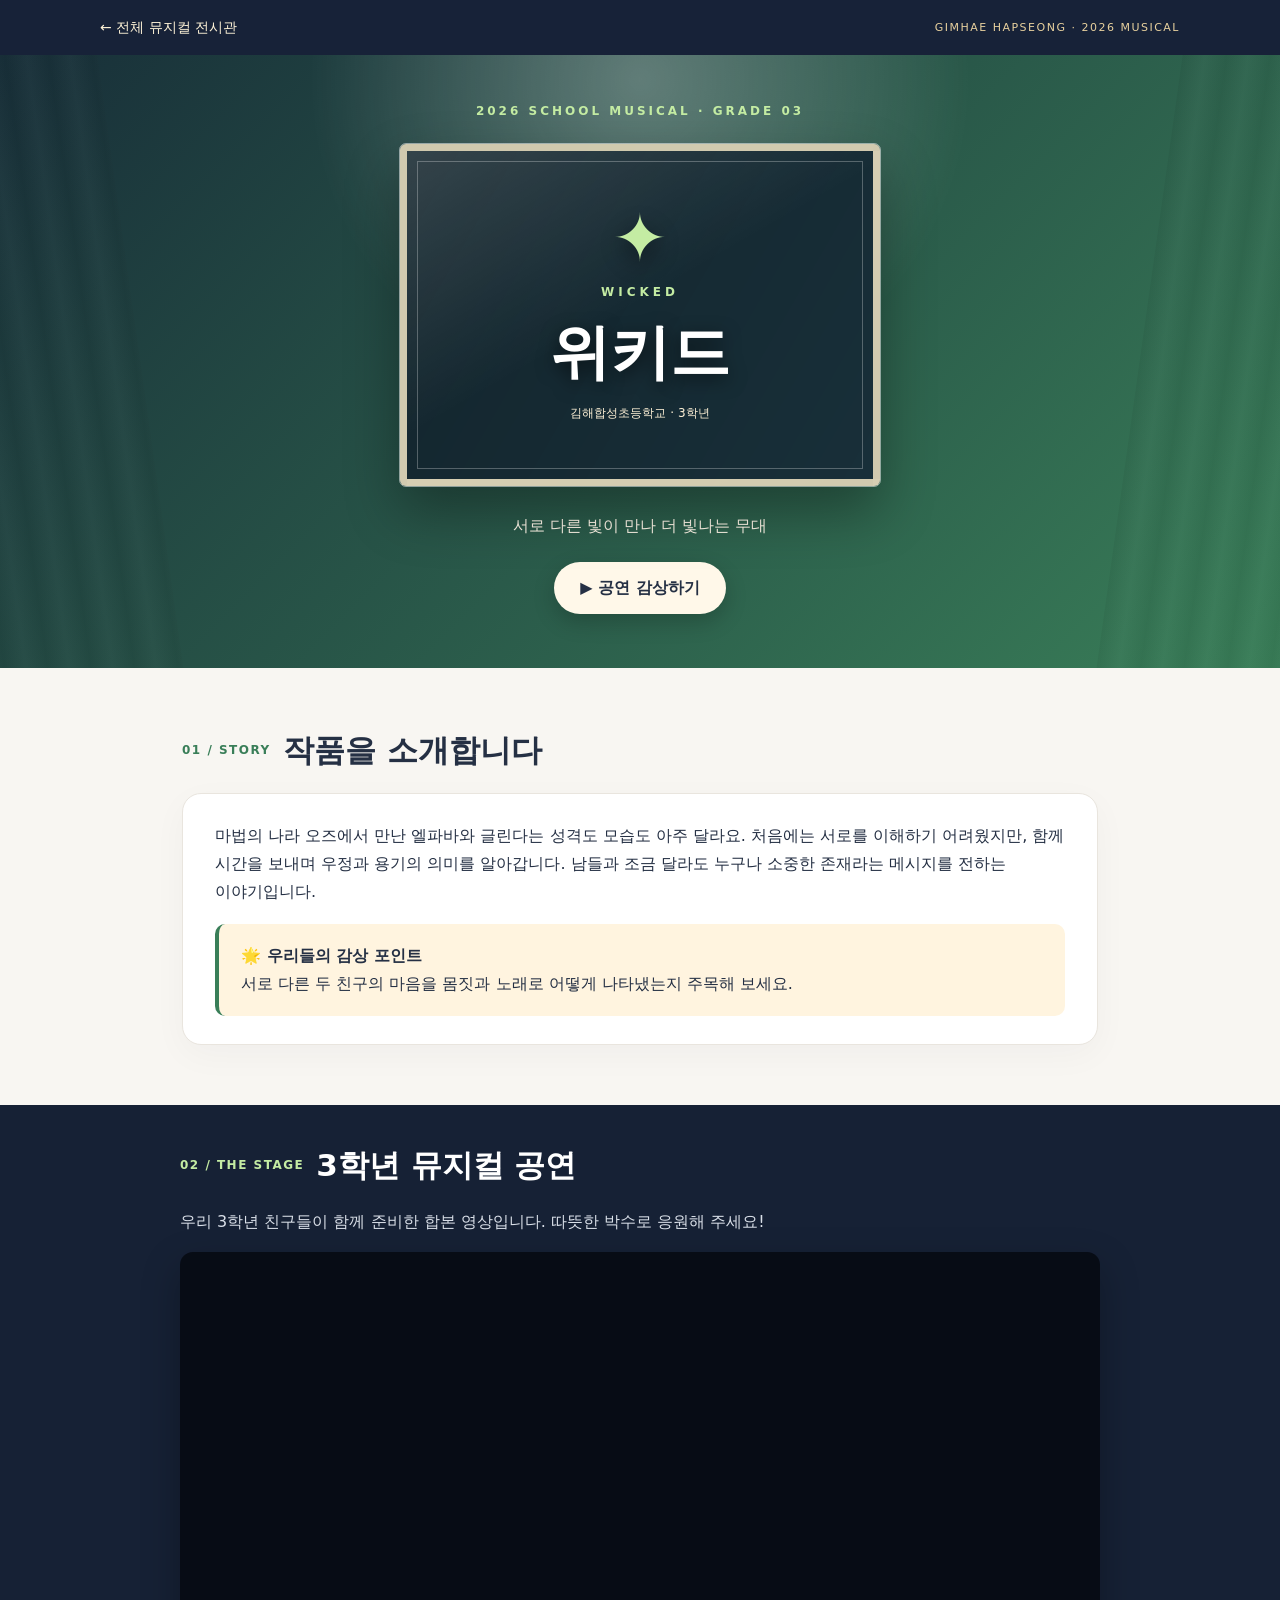
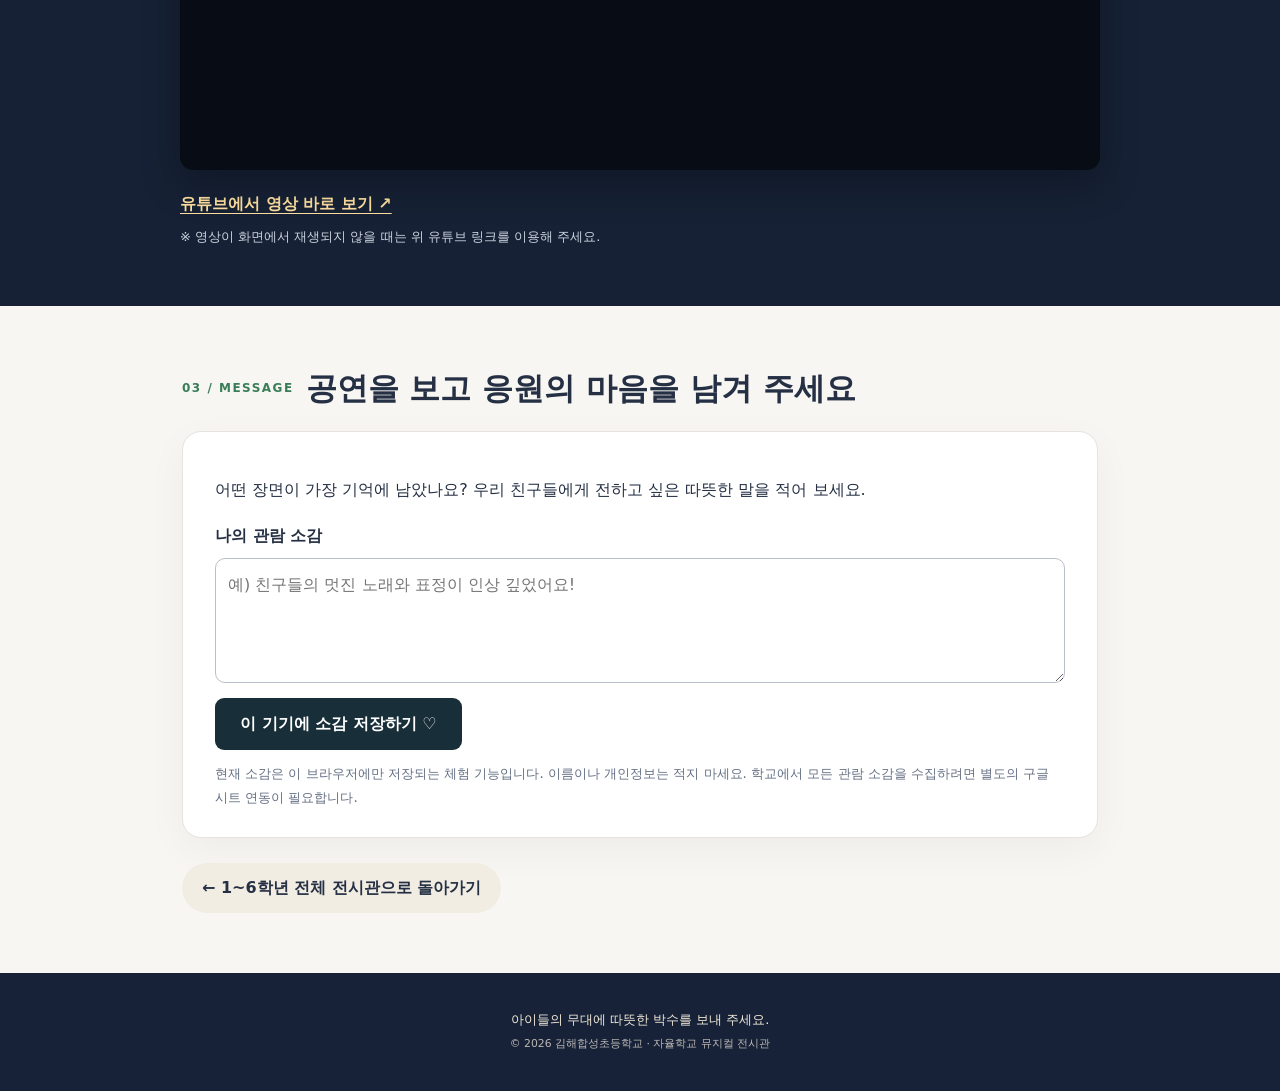
<file: grade3.html>
<!doctype html>
<html lang="ko"><head><meta charset="utf-8"><meta name="viewport" content="width=device-width,initial-scale=1"><meta name="theme-color" content="#182f39"><meta name="description" content="김해합성초등학교 2026 자율학교 3학년 뮤지컬 위키드 온라인 전시관"><title>3학년 위키드 | 김해합성초등학교 뮤지컬 전시관</title><style>
:root{--accent:#397e58;--dark:#182f39;--light:#c4eca3}*{box-sizing:border-box}html{scroll-behavior:smooth}body{margin:0;background:#f8f6f2;color:#253044;font-family:system-ui,-apple-system,"Malgun Gothic","Apple SD Gothic Neo",sans-serif;line-height:1.75;word-break:keep-all}a{color:inherit}button,input,textarea{font:inherit}.top{background:#172238;color:white;padding:15px max(22px,calc((100vw - 1080px)/2));display:flex;justify-content:space-between;align-items:center;gap:12px}.top a{text-decoration:none;color:#fff4d8;font-size:14px}.top small{color:#e8d19e;letter-spacing:1.5px;font-size:11px}.hero{background:radial-gradient(circle at 50% 4%,rgba(255,255,255,.28),transparent 38%),linear-gradient(135deg,var(--dark),var(--accent));padding:46px 20px 54px;color:#fff;text-align:center;position:relative;overflow:hidden}.hero:before,.hero:after{content:"";position:absolute;top:-10%;height:125%;width:24%;background:repeating-linear-gradient(90deg,rgba(0,0,0,.09) 0,rgba(255,255,255,.045) 22px,rgba(0,0,0,.08) 43px);opacity:.55;pointer-events:none}.hero:before{left:-13%;transform:rotate(-8deg)}.hero:after{right:-13%;transform:rotate(8deg)}.eyebrow{letter-spacing:3px;text-transform:uppercase;font-size:12px;font-weight:700;color:var(--light)}.poster{position:relative;max-width:480px;margin:22px auto 26px;aspect-ratio:1.4/1;background:linear-gradient(150deg,rgba(255,255,255,.14),transparent 48%),linear-gradient(120deg,rgba(0,0,0,.22),transparent),var(--dark);border:7px solid rgba(255,242,205,.8);outline:1px solid rgba(255,255,255,.5);box-shadow:0 25px 55px #0005;display:flex;flex-direction:column;align-items:center;justify-content:center;border-radius:6px;overflow:hidden}.poster:after{content:"";position:absolute;inset:10px;border:1px solid #ffffff45;pointer-events:none}.poster-symbol{font-size:66px;line-height:1;color:var(--light);text-shadow:0 8px 24px #0007}.poster .en{font-size:12px;letter-spacing:4px;font-weight:800;color:var(--light);margin:10px 0}.poster h1{font-size:clamp(34px,7vw,60px);margin:0;color:white;line-height:1.3;text-shadow:0 5px 18px #0009}.poster .sub{font-size:12px;margin-top:12px;color:#fff2d7}.hero>p{max-width:630px;margin:0 auto 22px;color:#fff7e9}.primary{display:inline-block;padding:12px 26px;background:#fff8e9;color:#253044;text-decoration:none;border-radius:30px;font-weight:800;box-shadow:0 8px 22px #0003}.wrap{max-width:960px;margin:auto;padding:60px 22px}.section-head{display:flex;gap:12px;align-items:center;margin-bottom:20px}.num{font-size:12px;letter-spacing:1.5px;font-weight:800;color:var(--accent)}h2{font-size:clamp(23px,4vw,31px);line-height:1.45;margin:0}.intro-card{padding:28px 32px;background:white;border:1px solid #e9e5de;border-radius:19px;box-shadow:0 10px 35px #17223809}.intro-card p{margin:0 0 16px}.hint{padding:18px 22px;background:#fff4df;border-left:4px solid var(--accent);border-radius:10px;margin-top:18px}.video-area{background:#162135;padding:38px 22px 45px;color:#fff}.video-area .wrap{padding:0;max-width:920px}.video-area h2{color:white}.video-area p{color:#d9dfe8}.video-frame{position:relative;aspect-ratio:16/9;border-radius:13px;overflow:hidden;background:#070c15;box-shadow:0 15px 38px #0004}.video-frame iframe{position:absolute;inset:0;width:100%;height:100%;border:0}.youtube-link{display:inline-flex;margin-top:20px;color:#ffe0a0;font-weight:700;text-underline-offset:4px}.feedback{background:#fff;border:1px solid #e7e3dd;border-radius:19px;padding:28px 32px;box-shadow:0 12px 40px #1722380b}.feedback label{display:block;font-weight:800;margin:18px 0 8px}.feedback textarea{display:block;width:100%;min-height:125px;resize:vertical;border:1px solid #b9c0ca;border-radius:10px;padding:12px;font-size:16px}.feedback button{margin-top:15px;background:var(--dark);border:0;border-radius:9px;padding:12px 25px;color:white;font-weight:800;cursor:pointer}.feedback button:hover{filter:brightness(1.18)}.feedback small{display:block;color:#657084;margin-top:12px}.saved{margin-top:15px;padding:13px;border-radius:9px;background:#f2f7f2;display:none;color:#255b3c}.back{display:inline-flex;margin-top:25px;text-decoration:none;background:#f2ede3;padding:11px 20px;border-radius:25px;font-weight:800;color:#253044}.foot{text-align:center;background:#172238;color:#f1e9d7;padding:36px 20px;font-size:13px}.foot small{color:#bcb9b4}.last-note{font-size:13px;color:#606c7a;margin-top:8px}@media(max-width:560px){.top{padding:12px 16px}.top small{display:none}.hero{padding:34px 16px 43px}.poster{margin:18px auto 22px;aspect-ratio:1.1/1}.poster-symbol{font-size:50px}.wrap{padding:42px 17px}.intro-card,.feedback{padding:22px 18px}.video-area{padding:34px 16px}}
</style></head>
<body><nav class="top"><a href="index.html">← 전체 뮤지컬 전시관</a><small>GIMHAE HAPSEONG · 2026 MUSICAL</small></nav>
<header class="hero"><div class="eyebrow">2026 SCHOOL MUSICAL · GRADE 03</div><div class="poster" aria-label="3학년 위키드 공연 포스터"><div class="poster-symbol" aria-hidden="true">✦</div><div class="en">WICKED</div><h1>위키드</h1><div class="sub">김해합성초등학교 · 3학년</div></div><p>서로 다른 빛이 만나 더 빛나는 무대</p><a class="primary" href="#watch">▶ 공연 감상하기</a></header>
<main><section class="wrap" aria-labelledby="about"><div class="section-head"><span class="num">01 / STORY</span><h2 id="about">작품을 소개합니다</h2></div><div class="intro-card"><p>마법의 나라 오즈에서 만난 엘파바와 글린다는 성격도 모습도 아주 달라요. 처음에는 서로를 이해하기 어려웠지만, 함께 시간을 보내며 우정과 용기의 의미를 알아갑니다. 남들과 조금 달라도 누구나 소중한 존재라는 메시지를 전하는 이야기입니다.</p><div class="hint"><strong>🌟 우리들의 감상 포인트</strong><div>서로 다른 두 친구의 마음을 몸짓과 노래로 어떻게 나타냈는지 주목해 보세요.</div></div></div></section>
<section class="video-area" id="watch" aria-labelledby="watch-title"><div class="wrap"><div class="section-head"><span class="num" style="color:var(--light)">02 / THE STAGE</span><h2 id="watch-title">3학년 뮤지컬 공연</h2></div><p>우리 3학년 친구들이 함께 준비한 합본 영상입니다. 따뜻한 박수로 응원해 주세요!</p><div class="video-frame"><iframe src="https://www.youtube-nocookie.com/embed/Psu-3t-AmiY" title="3학년 위키드 뮤지컬 공연 영상" loading="lazy" allow="accelerometer; autoplay; clipboard-write; encrypted-media; gyroscope; picture-in-picture; web-share" referrerpolicy="strict-origin-when-cross-origin" allowfullscreen></iframe></div><a class="youtube-link" href="https://youtu.be/Psu-3t-AmiY" target="_blank" rel="noopener noreferrer">유튜브에서 영상 바로 보기 ↗</a><p class="last-note" style="color:#cbd2df">※ 영상이 화면에서 재생되지 않을 때는 위 유튜브 링크를 이용해 주세요.</p></div></section>
<section class="wrap" aria-labelledby="message"><div class="section-head"><span class="num">03 / MESSAGE</span><h2 id="message">공연을 보고 응원의 마음을 남겨 주세요</h2></div><div class="feedback"><p>어떤 장면이 가장 기억에 남았나요? 우리 친구들에게 전하고 싶은 따뜻한 말을 적어 보세요.</p><form id="form"><label for="messageText">나의 관람 소감</label><textarea id="messageText" maxlength="500" placeholder="예) 친구들의 멋진 노래와 표정이 인상 깊었어요!" required></textarea><button type="submit">이 기기에 소감 저장하기 ♡</button></form><div class="saved" id="saved" role="status">소감이 이 기기에 저장되었어요! 학교나 선생님에게 자동으로 전달되지는 않습니다.</div><small>현재 소감은 이 브라우저에만 저장되는 체험 기능입니다. 이름이나 개인정보는 적지 마세요. 학교에서 모든 관람 소감을 수집하려면 별도의 구글 시트 연동이 필요합니다.</small></div><a class="back" href="index.html">← 1~6학년 전체 전시관으로 돌아가기</a></section></main>
<footer class="foot">아이들의 무대에 따뜻한 박수를 보내 주세요.<div><small>© 2026 김해합성초등학교 · 자율학교 뮤지컬 전시관</small></div></footer>
<script>(function(){const form=document.getElementById('form'),input=document.getElementById('messageText'),status=document.getElementById('saved'),key='gimhae-musical-grade3-feedback';try{let saved=localStorage.getItem(key);if(saved)input.value=saved}catch(e){}form.addEventListener('submit',function(e){e.preventDefault();const v=input.value.trim();if(!v)return;try{localStorage.setItem(key,v);status.style.display='block'}catch(err){status.textContent='이 브라우저에서는 저장할 수 없습니다. 글을 복사해 보관해 주세요.';status.style.display='block'}}) })();</script>
</body></html>
</file>
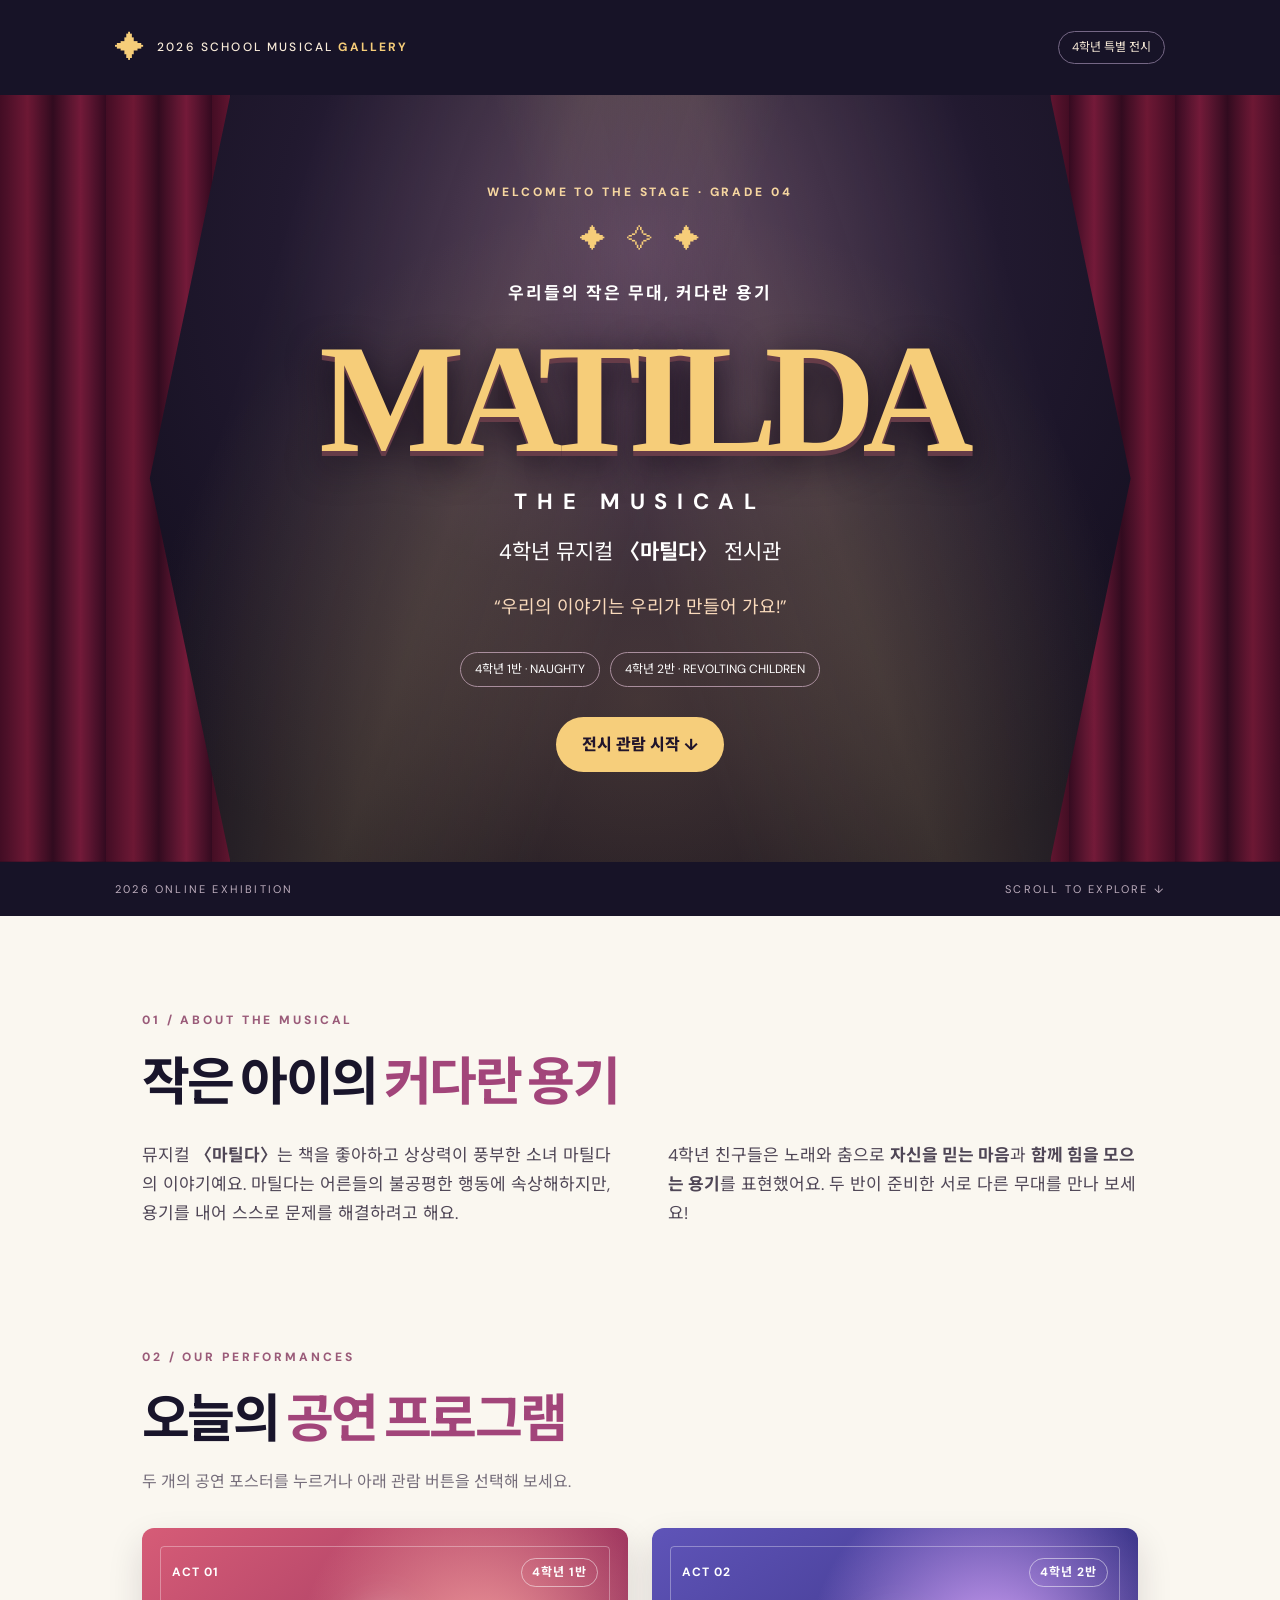
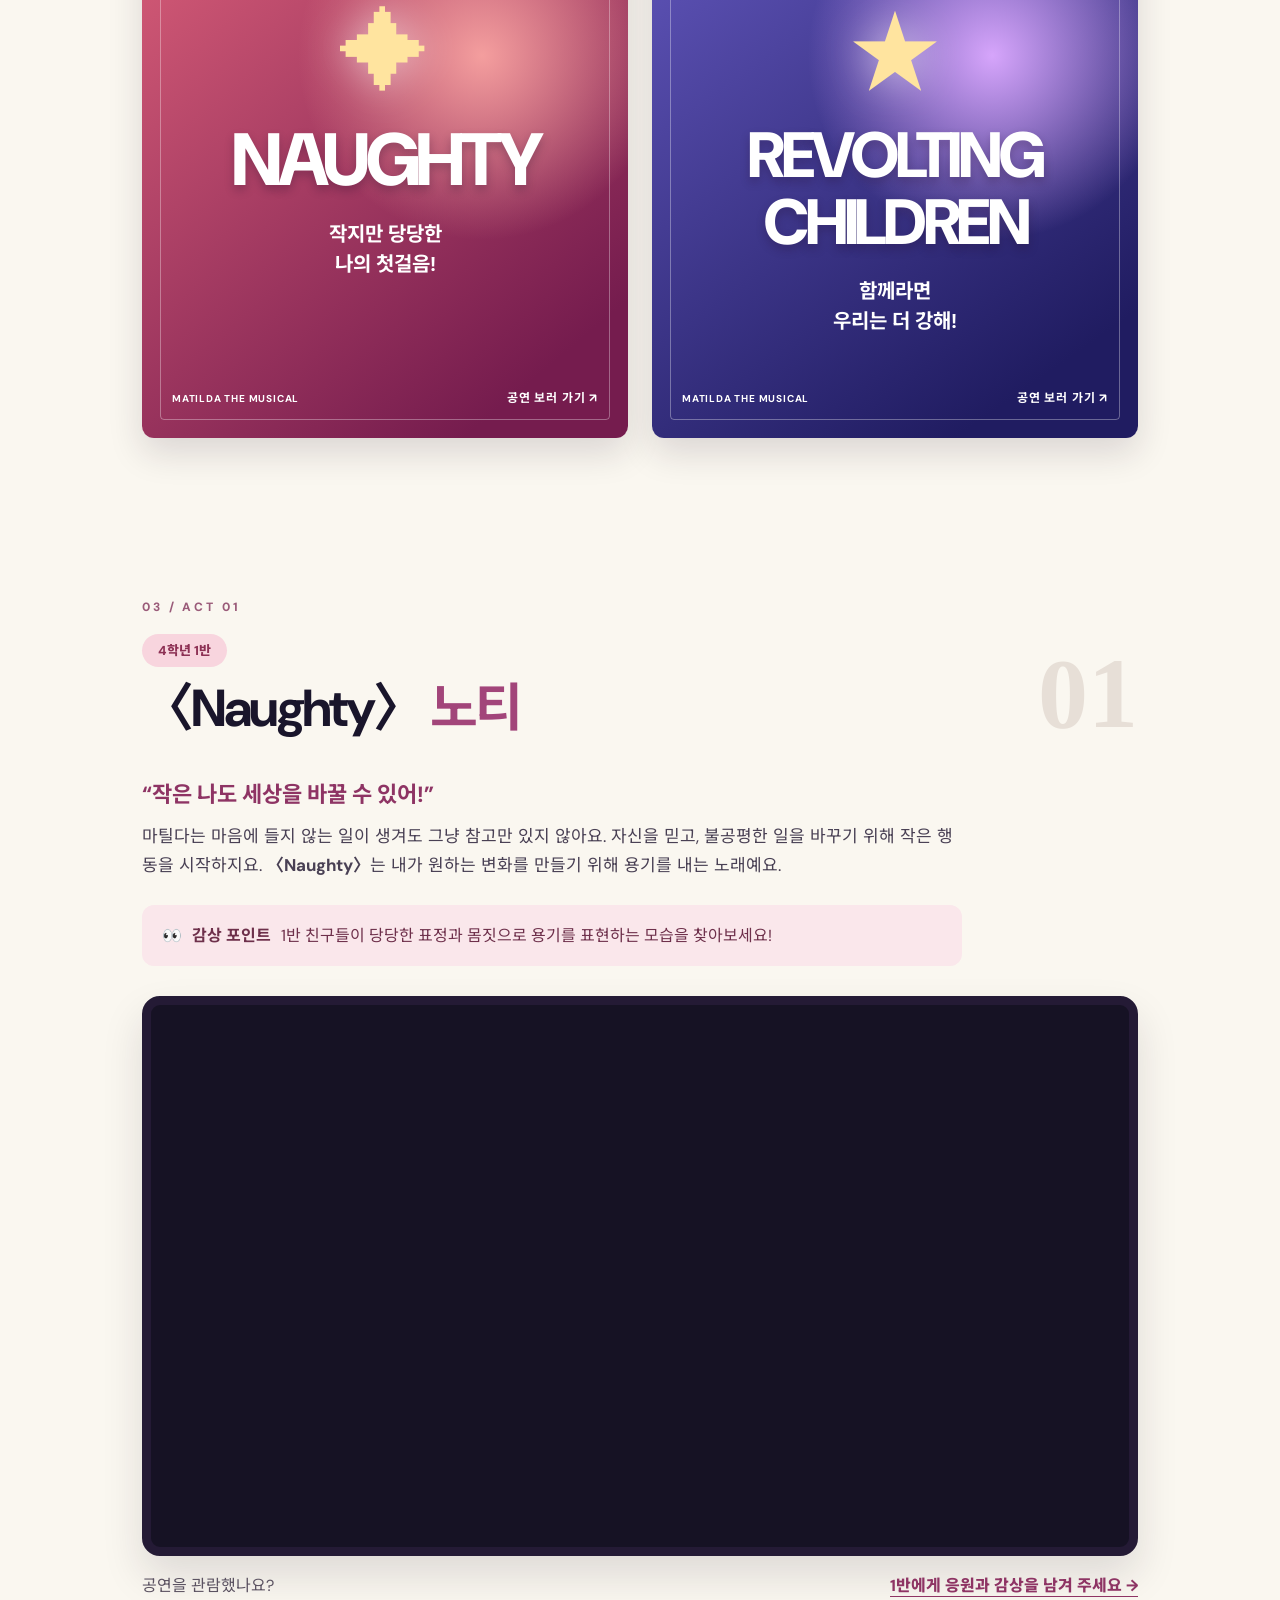
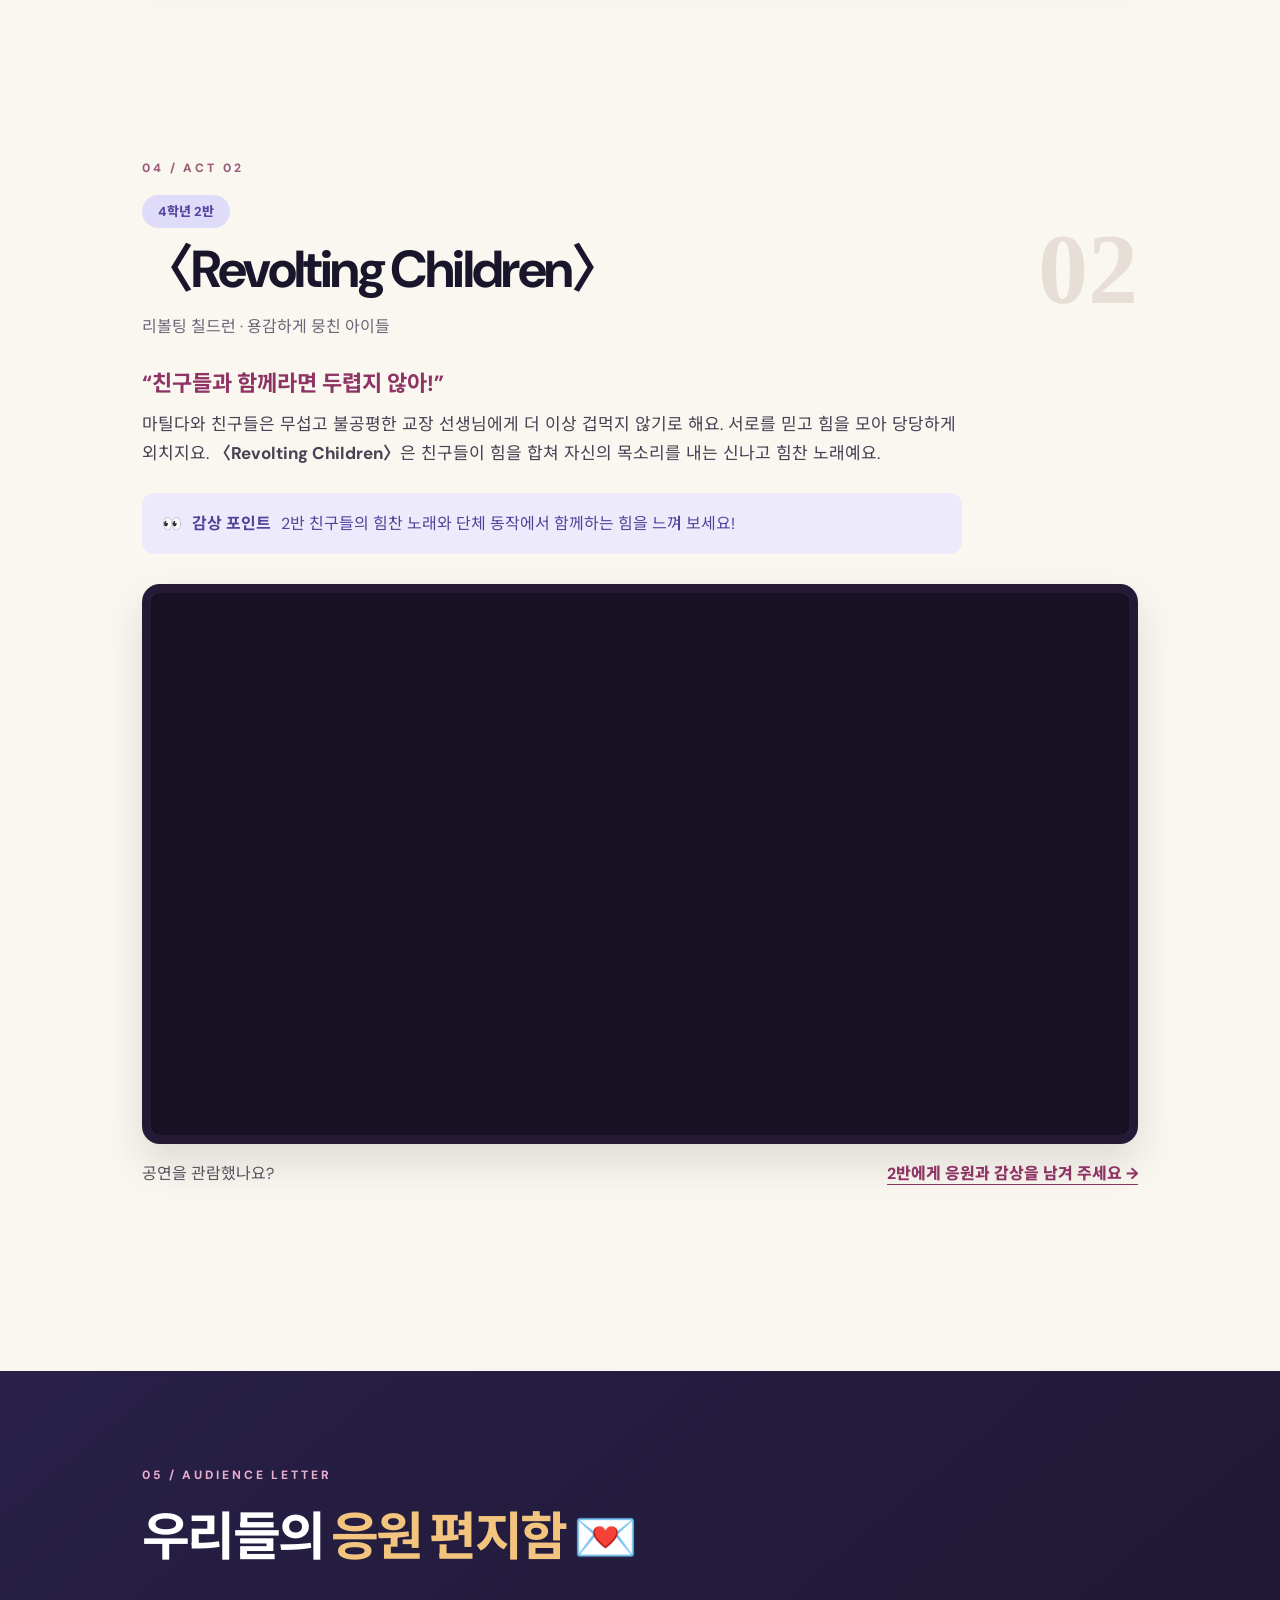
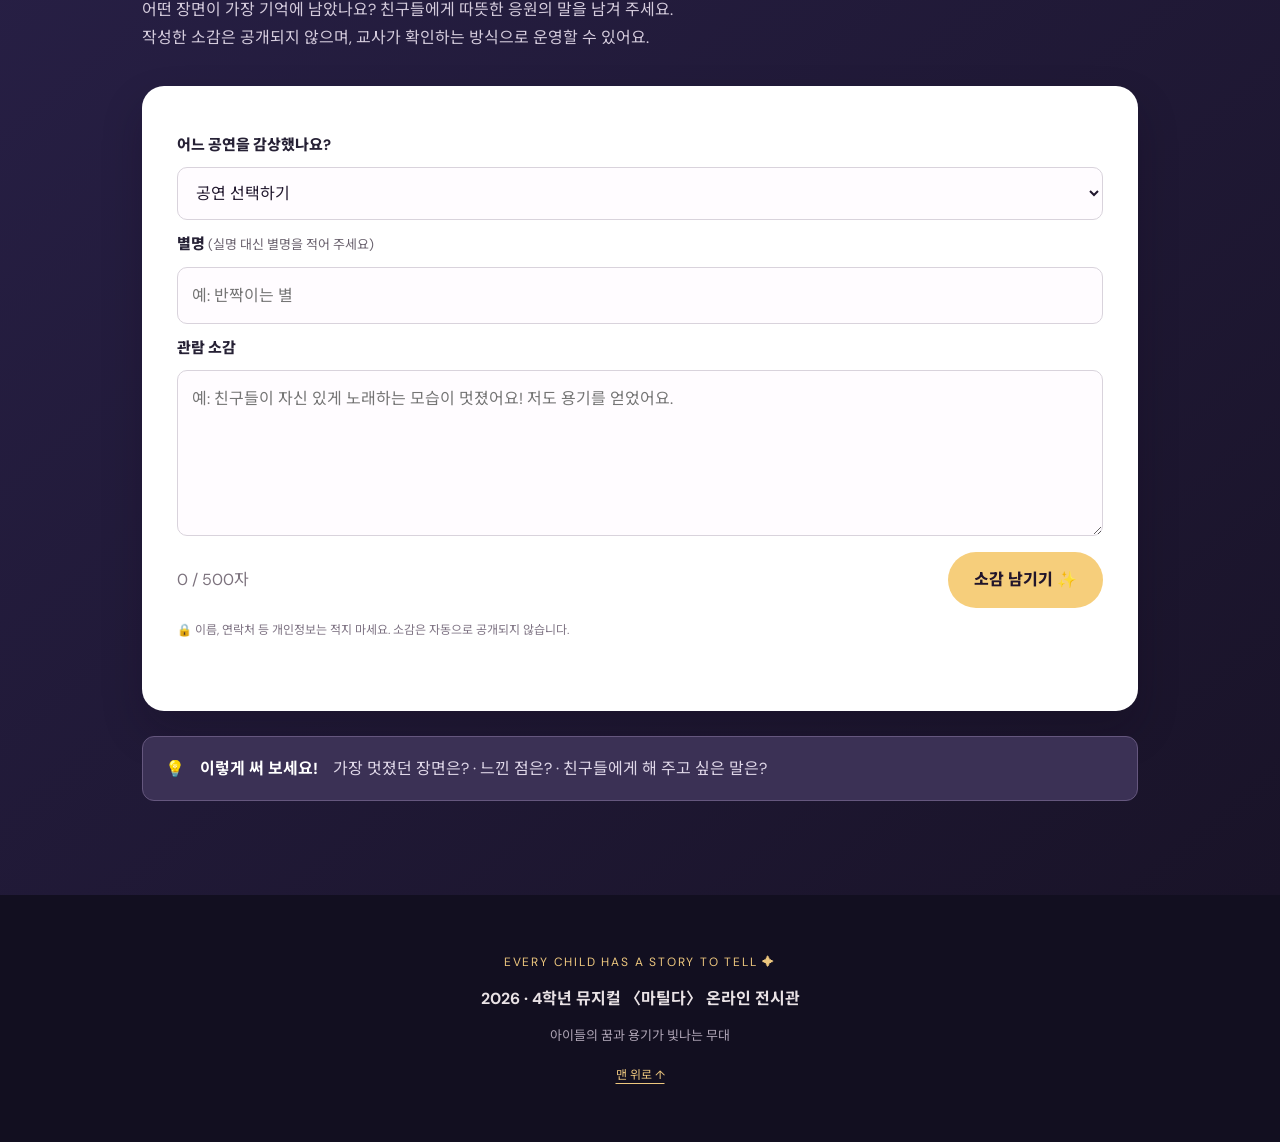
<file: grade4.html>
<!doctype html>
<html lang="ko">
<head>
<meta charset="UTF-8"><meta name="viewport" content="width=device-width, initial-scale=1">
<meta name="theme-color" content="#151129"><meta name="description" content="2026 4학년 뮤지컬 마틸다 온라인 전시관">
<title>4학년 뮤지컬 마틸다 | 온라인 전시관</title>
<link rel="stylesheet" href="styles.css">
</head>
<body>
<div class="site-shell">
<header class="topbar"><a class="brand" href="#home" aria-label="맨 위로"><span class="brand-star">✦</span><span>2026 SCHOOL MUSICAL <b>GALLERY</b></span></a><span class="top-badge">4학년 특별 전시</span></header>
<main id="home">
<section class="hero" aria-labelledby="hero-title">
<div class="hero-stage"><div class="lights" aria-hidden="true"></div><div class="hero-inner"><p class="eyebrow">WELCOME TO THE STAGE · GRADE 04</p><div class="poster-ornament" aria-hidden="true">✦ &nbsp; ✧ &nbsp; ✦</div><p class="small-poster-title">우리들의 작은 무대, 커다란 용기</p><h1 id="hero-title">MATILDA<span>THE MUSICAL</span></h1><p class="hero-korean">4학년 뮤지컬 <strong>〈마틸다〉</strong> 전시관</p><p class="hero-tagline">“우리의 이야기는 우리가 만들어 가요!”</p><div class="hero-classes"><span>4학년 1반 · NAUGHTY</span><span>4학년 2반 · REVOLTING CHILDREN</span></div><a class="btn primary" href="#intro">전시 관람 시작 <span aria-hidden="true">↓</span></a></div></div>
<div class="hero-foot"><span>2026 ONLINE EXHIBITION</span><span>SCROLL TO EXPLORE ↓</span></div></section>
<section id="intro" class="intro content"><div class="section-caption">01 / ABOUT THE MUSICAL</div><h2>작은 아이의 <em>커다란 용기</em></h2><div class="intro-columns"><p>뮤지컬 <strong>〈마틸다〉</strong>는 책을 좋아하고 상상력이 풍부한 소녀 마틸다의 이야기예요. 마틸다는 어른들의 불공평한 행동에 속상해하지만, 용기를 내어 스스로 문제를 해결하려고 해요.</p><p>4학년 친구들은 노래와 춤으로 <strong>자신을 믿는 마음</strong>과 <strong>함께 힘을 모으는 용기</strong>를 표현했어요. 두 반이 준비한 서로 다른 무대를 만나 보세요!</p></div></section>
<section class="programs content" id="programs"><div class="section-caption">02 / OUR PERFORMANCES</div><h2>오늘의 <em>공연 프로그램</em></h2><p class="sub">두 개의 공연 포스터를 누르거나 아래 관람 버튼을 선택해 보세요.</p><div class="program-grid">
<a href="#class1" class="program-poster naughty"><div class="poster-top">ACT 01 <span>4학년 1반</span></div><div class="poster-symbol" aria-hidden="true">✦</div><div class="poster-title">NAUGHTY</div><p class="poster-sub">작지만 당당한<br>나의 첫걸음!</p><div class="poster-bottom">MATILDA THE MUSICAL <span>공연 보러 가기 ↗</span></div></a>
<a href="#class2" class="program-poster revolt"><div class="poster-top">ACT 02 <span>4학년 2반</span></div><div class="poster-symbol" aria-hidden="true">★</div><div class="poster-title small">REVOLTING<br>CHILDREN</div><p class="poster-sub">함께라면<br>우리는 더 강해!</p><div class="poster-bottom">MATILDA THE MUSICAL <span>공연 보러 가기 ↗</span></div></a>
</div></section>
<section class="performance content" id="class1"><div class="section-caption">03 / ACT 01</div><div class="act-head"><div><span class="act-pill">4학년 1반</span><h2>〈Naughty〉 <em>노티</em></h2></div><span class="act-index">01</span></div><div class="act-copy"><h3>“작은 나도 세상을 바꿀 수 있어!”</h3><p>마틸다는 마음에 들지 않는 일이 생겨도 그냥 참고만 있지 않아요. 자신을 믿고, 불공평한 일을 바꾸기 위해 작은 행동을 시작하지요. <strong>〈Naughty〉</strong>는 내가 원하는 변화를 만들기 위해 용기를 내는 노래예요.</p><div class="watch-point">👀 <strong>감상 포인트</strong><span>1반 친구들이 당당한 표정과 몸짓으로 용기를 표현하는 모습을 찾아보세요!</span></div></div><div class="screen-wrap" id="video1"></div><div class="after-video"><span>공연을 관람했나요?</span><a href="#feedback" data-pick="1">1반에게 응원과 감상을 남겨 주세요 →</a></div></section>
<section class="performance content" id="class2"><div class="section-caption">04 / ACT 02</div><div class="act-head"><div><span class="act-pill purple">4학년 2반</span><h2>〈Revolting Children〉</h2><p class="pronunciation">리볼팅 칠드런 · 용감하게 뭉친 아이들</p></div><span class="act-index">02</span></div><div class="act-copy"><h3>“친구들과 함께라면 두렵지 않아!”</h3><p>마틸다와 친구들은 무섭고 불공평한 교장 선생님에게 더 이상 겁먹지 않기로 해요. 서로를 믿고 힘을 모아 당당하게 외치지요. <strong>〈Revolting Children〉</strong>은 친구들이 힘을 합쳐 자신의 목소리를 내는 신나고 힘찬 노래예요.</p><div class="watch-point purple-point">👀 <strong>감상 포인트</strong><span>2반 친구들의 힘찬 노래와 단체 동작에서 함께하는 힘을 느껴 보세요!</span></div></div><div class="screen-wrap" id="video2"></div><div class="after-video"><span>공연을 관람했나요?</span><a href="#feedback" data-pick="2">2반에게 응원과 감상을 남겨 주세요 →</a></div></section>
<section class="feedback-section" id="feedback"><div class="content feedback-content"><div class="section-caption">05 / AUDIENCE LETTER</div><h2>우리들의 <em>응원 편지함</em> 💌</h2><p class="feedback-intro">어떤 장면이 가장 기억에 남았나요? 친구들에게 따뜻한 응원의 말을 남겨 주세요.<br>작성한 소감은 공개되지 않으며, 교사가 확인하는 방식으로 운영할 수 있어요.</p><form id="feedbackForm" class="feedback-form"><label for="whichClass">어느 공연을 감상했나요?</label><select id="whichClass" required><option value="">공연 선택하기</option><option value="1">4학년 1반 · Naughty</option><option value="2">4학년 2반 · Revolting Children</option><option value="both">두 반의 공연 모두</option></select><label for="nickname">별명 <span class="muted">(실명 대신 별명을 적어 주세요)</span></label><input id="nickname" type="text" maxlength="20" placeholder="예: 반짝이는 별" required autocomplete="off"><label for="message">관람 소감</label><textarea id="message" maxlength="500" rows="5" required placeholder="예: 친구들이 자신 있게 노래하는 모습이 멋졌어요! 저도 용기를 얻었어요."></textarea><div class="form-bottom"><span id="count">0 / 500자</span><button class="btn primary" type="submit" id="submitBtn">소감 남기기 ✨</button></div><p class="privacy">🔒 이름, 연락처 등 개인정보는 적지 마세요. 소감은 자동으로 공개되지 않습니다.</p><p id="feedbackStatus" class="status" role="status" aria-live="polite"></p></form><div class="prompt-strip">💡 <b>이렇게 써 보세요!</b><span>가장 멋졌던 장면은? · 느낀 점은? · 친구들에게 해 주고 싶은 말은?</span></div></div></section>
</main>
<footer class="footer"><p>EVERY CHILD HAS A STORY TO TELL ✦</p><strong>2026 · 4학년 뮤지컬 〈마틸다〉 온라인 전시관</strong><p>아이들의 꿈과 용기가 빛나는 무대</p><a href="#home">맨 위로 ↑</a></footer></div>
<script src="config.js"></script><script src="app.js"></script>
</body></html>
</file>
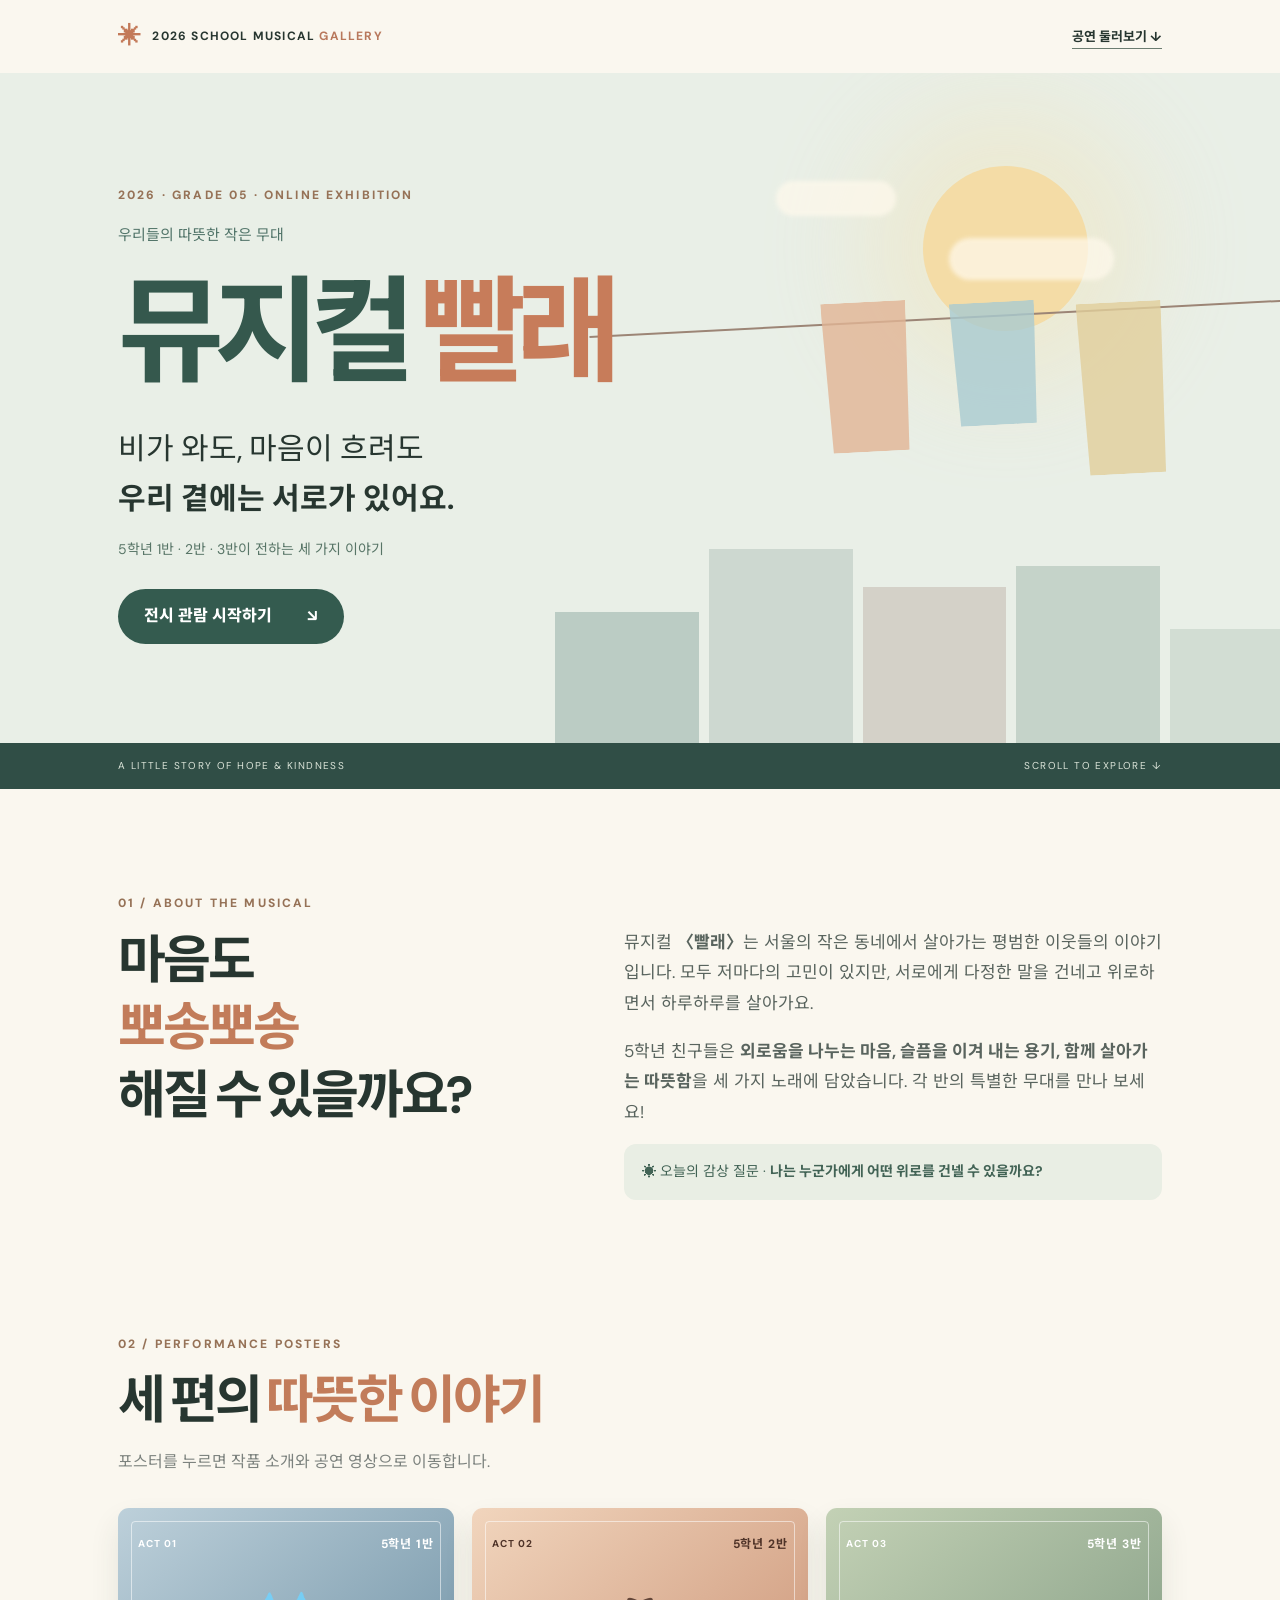
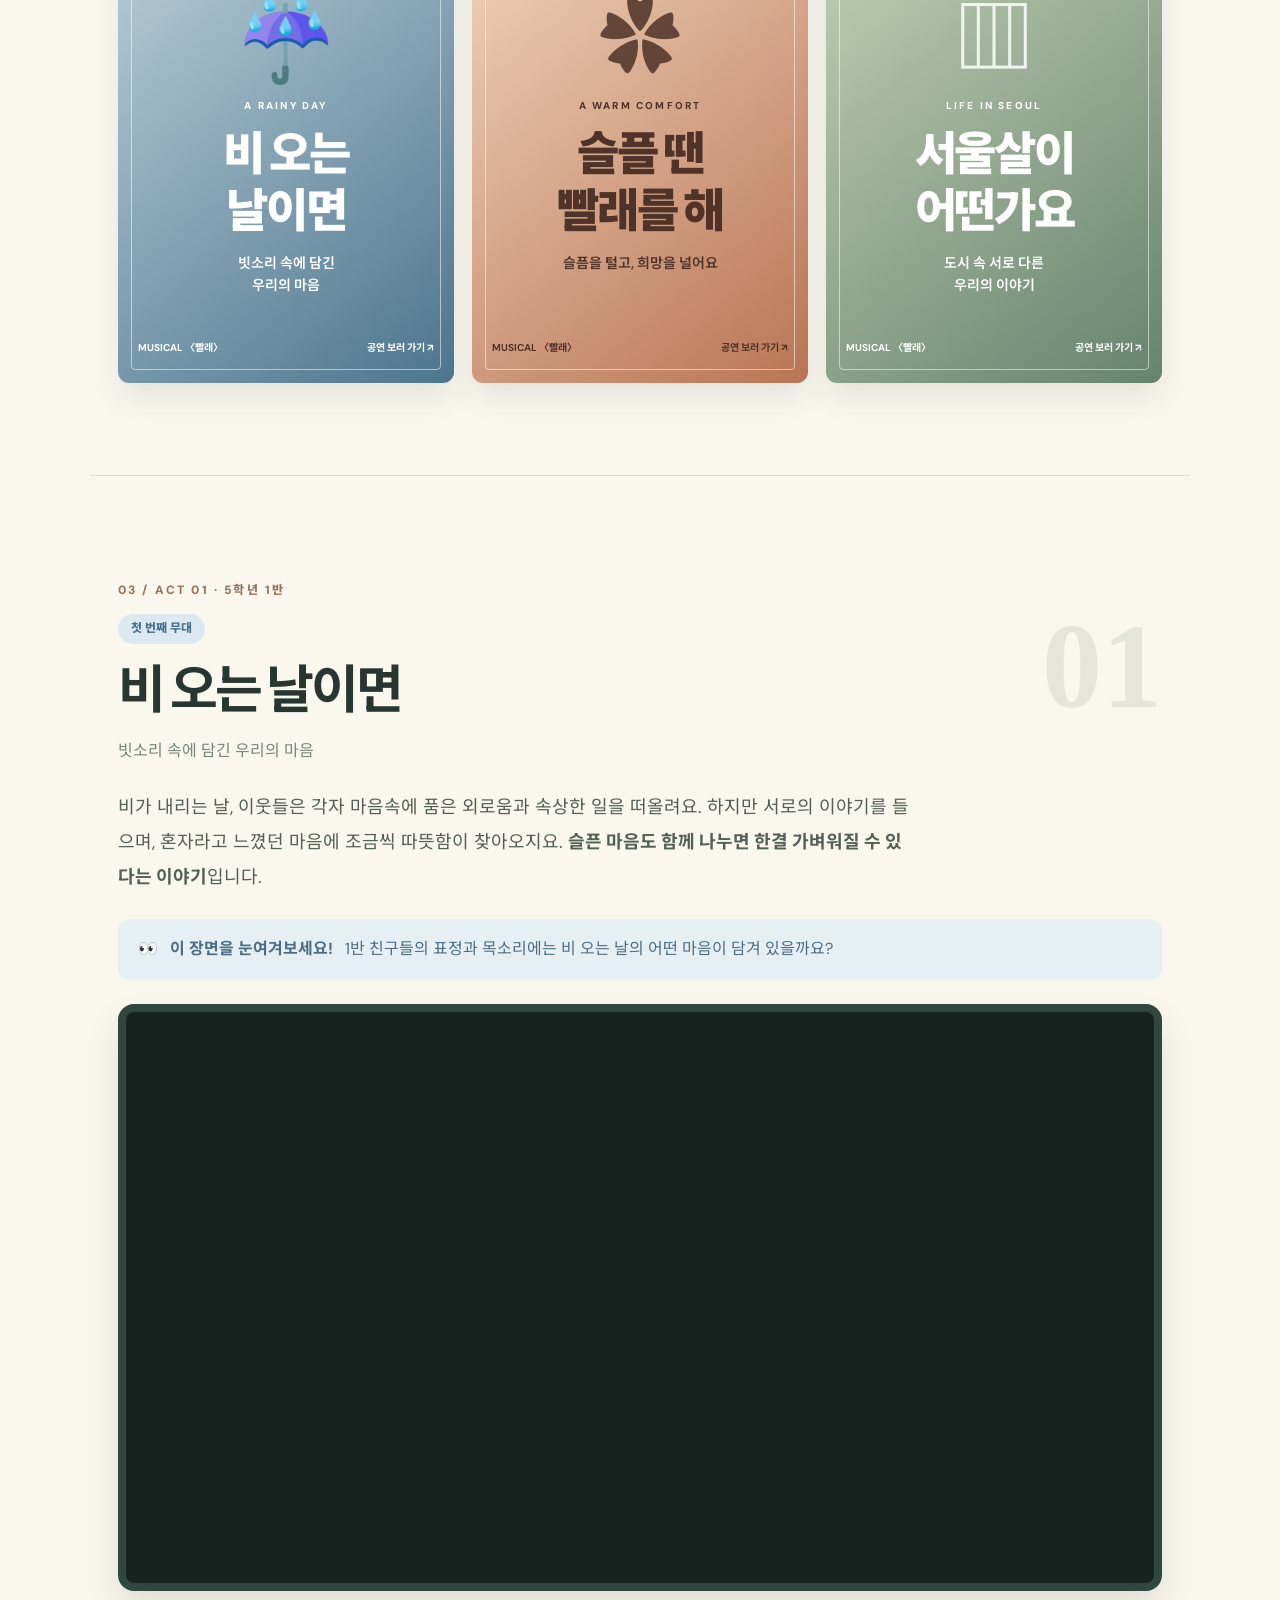
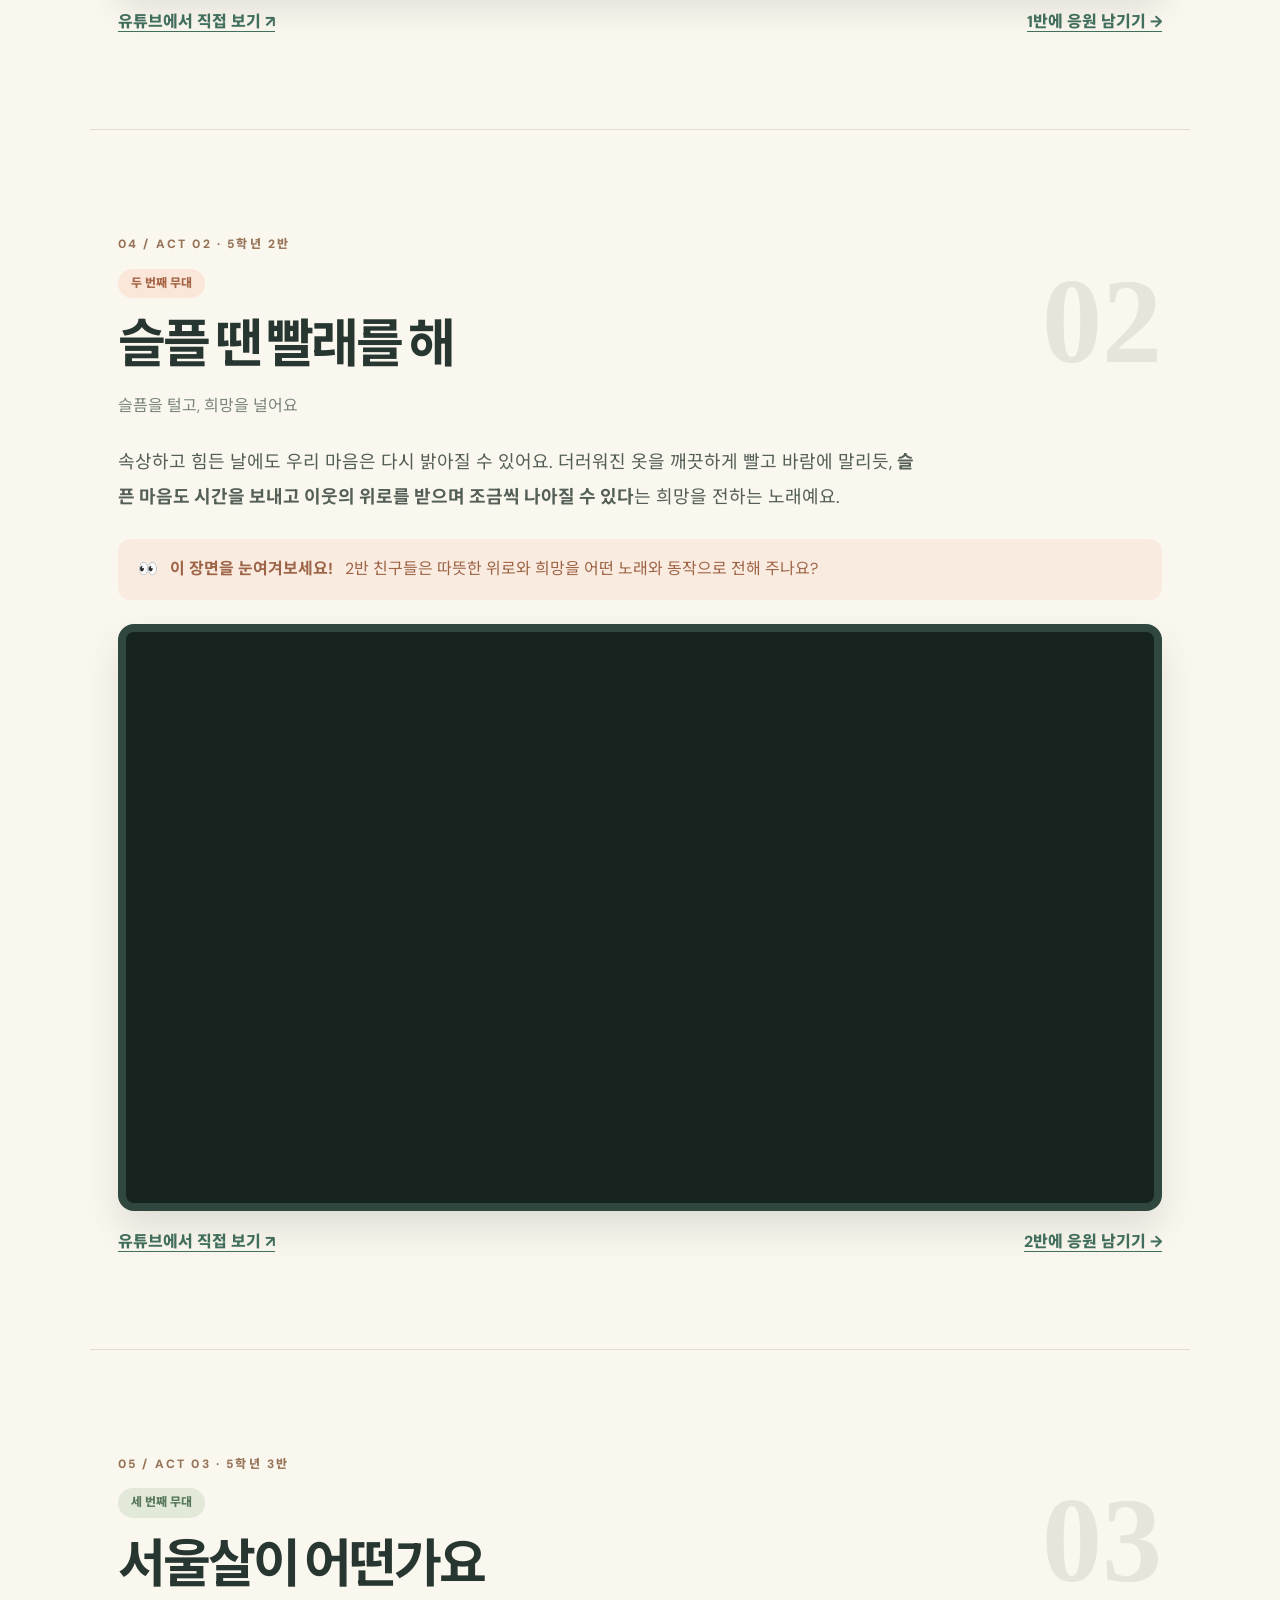
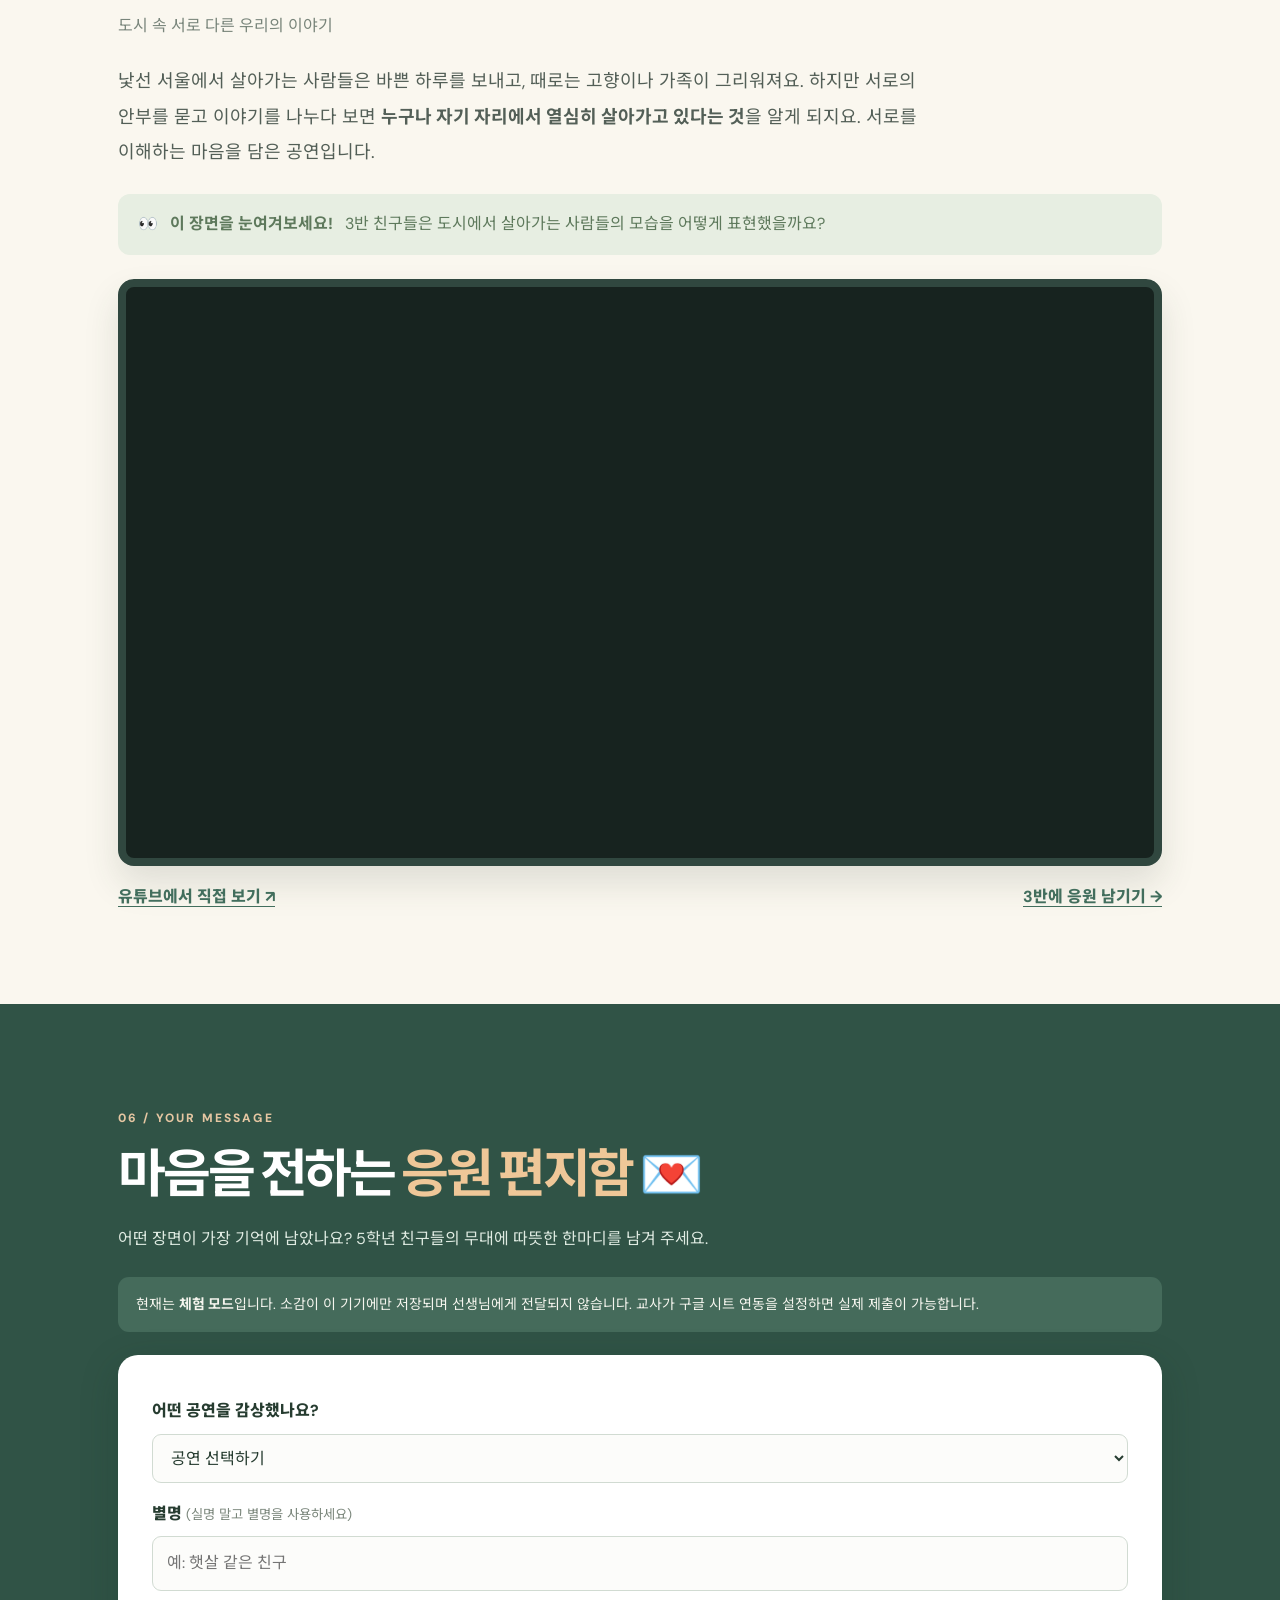
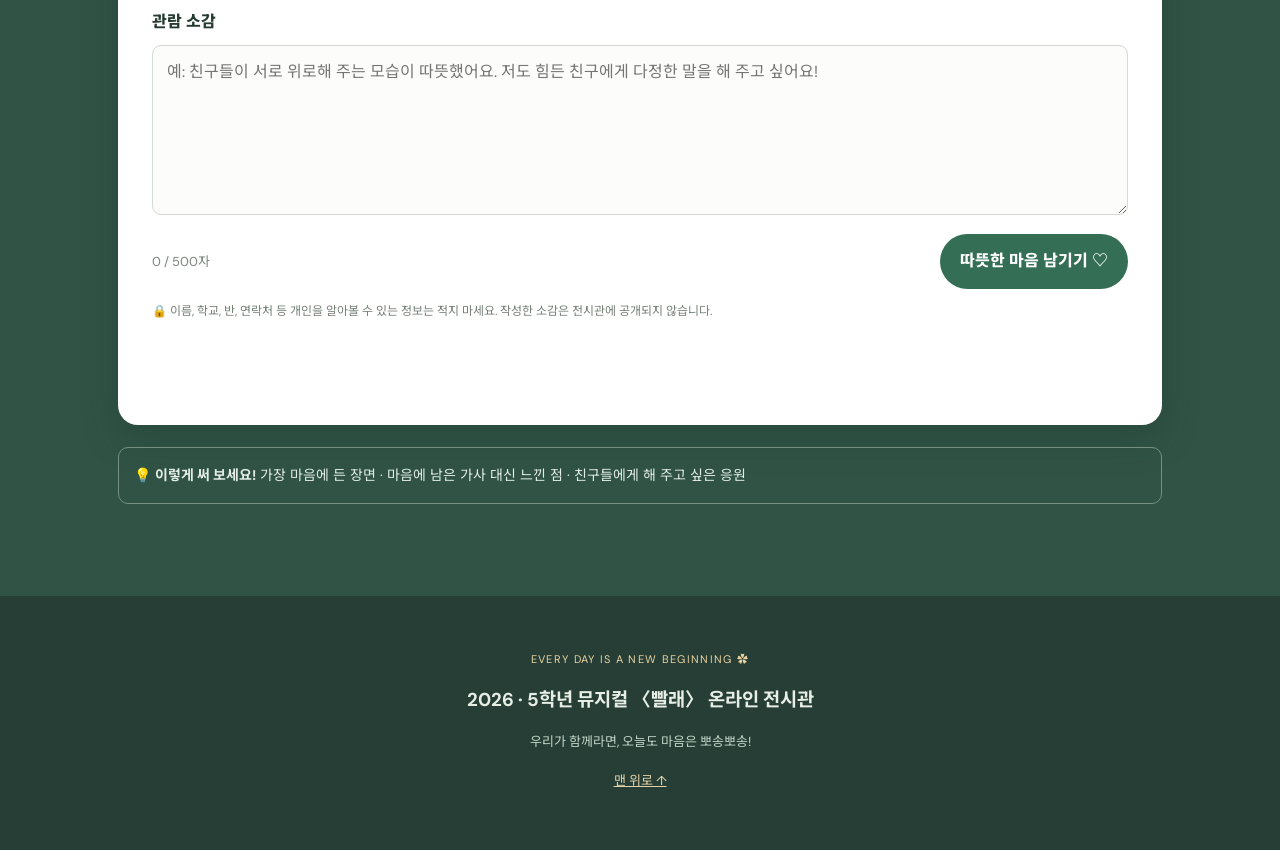
<file: grade5.html>
<!doctype html>
<html lang="ko"><head><meta charset="utf-8"><meta name="viewport" content="width=device-width, initial-scale=1"><meta name="theme-color" content="#f7f3e9"><meta name="description" content="2026학년도 5학년 뮤지컬 빨래 온라인 전시관"><title>5학년 뮤지컬 〈빨래〉 | 우리들의 온라인 전시관</title><link rel="stylesheet" href="grade5.css"></head>
<body><header class="nav"><a class="brand" href="#top"><span class="brand-icon">✳</span> 2026 SCHOOL MUSICAL <strong>GALLERY</strong></a><a class="nav-link" href="#programs">공연 둘러보기 ↓</a></header><main id="top">
<section class="hero"><div class="hero-art" aria-hidden="true"><div class="sun"></div><div class="cloud cloud-one"></div><div class="cloud cloud-two"></div><div class="line"></div><div class="cloth cloth-one"></div><div class="cloth cloth-two"></div><div class="cloth cloth-three"></div><div class="houses"><span></span><span></span><span></span><span></span><span></span></div></div><div class="hero-copy"><p class="eyebrow">2026 · GRADE 05 · ONLINE EXHIBITION</p><div class="little-label">우리들의 따뜻한 작은 무대</div><h1>뮤지컬 <em>빨래</em></h1><p class="hero-sub">비가 와도, 마음이 흐려도<br><strong>우리 곁에는 서로가 있어요.</strong></p><p class="hero-note">5학년 1반 · 2반 · 3반이 전하는 세 가지 이야기</p><a class="cta" href="#programs">전시 관람 시작하기 <span>↘</span></a></div><div class="hero-bottom">A LITTLE STORY OF HOPE & KINDNESS <span>SCROLL TO EXPLORE ↓</span></div></section>
<section class="intro wrap" id="intro"><p class="section-no">01 / ABOUT THE MUSICAL</p><div class="intro-layout"><h2>마음도<br><em>뽀송뽀송</em><br>해질 수 있을까요?</h2><div><p>뮤지컬 <strong>〈빨래〉</strong>는 서울의 작은 동네에서 살아가는 평범한 이웃들의 이야기입니다. 모두 저마다의 고민이 있지만, 서로에게 다정한 말을 건네고 위로하면서 하루하루를 살아가요.</p><p>5학년 친구들은 <strong>외로움을 나누는 마음, 슬픔을 이겨 내는 용기, 함께 살아가는 따뜻함</strong>을 세 가지 노래에 담았습니다. 각 반의 특별한 무대를 만나 보세요!</p><div class="note">☀ 오늘의 감상 질문 · <strong>나는 누군가에게 어떤 위로를 건넬 수 있을까요?</strong></div></div></div></section>
<section class="programs wrap" id="programs"><p class="section-no">02 / PERFORMANCE POSTERS</p><h2>세 편의 <em>따뜻한 이야기</em></h2><p class="section-lead">포스터를 누르면 작품 소개와 공연 영상으로 이동합니다.</p><div class="poster-grid">
<a href="#class1" class="poster rain"><span class="poster-top">ACT 01 <b>5학년 1반</b></span><span class="poster-icon">☔</span><span class="poster-kicker">A RAINY DAY</span><strong class="poster-title">비 오는<br>날이면</strong><span class="poster-caption">빗소리 속에 담긴<br>우리의 마음</span><span class="poster-bottom">MUSICAL 〈빨래〉 <b>공연 보러 가기 ↗</b></span></a>
<a href="#class2" class="poster laundry"><span class="poster-top">ACT 02 <b>5학년 2반</b></span><span class="poster-icon">✿</span><span class="poster-kicker">A WARM COMFORT</span><strong class="poster-title">슬플 땐<br>빨래를 해</strong><span class="poster-caption">슬픔을 털고, 희망을 널어요</span><span class="poster-bottom">MUSICAL 〈빨래〉 <b>공연 보러 가기 ↗</b></span></a>
<a href="#class3" class="poster city"><span class="poster-top">ACT 03 <b>5학년 3반</b></span><span class="poster-icon">▥</span><span class="poster-kicker">LIFE IN SEOUL</span><strong class="poster-title">서울살이<br>어떤가요</strong><span class="poster-caption">도시 속 서로 다른<br>우리의 이야기</span><span class="poster-bottom">MUSICAL 〈빨래〉 <b>공연 보러 가기 ↗</b></span></a>
</div></section>
<section class="acts wrap" id="class1"><div class="act-heading"><div><p class="section-no">03 / ACT 01 · 5학년 1반</p><span class="act-tag tag-rain">첫 번째 무대</span><h2>비 오는 날이면</h2><p class="act-kicker">빗소리 속에 담긴 우리의 마음</p></div><span class="big-number">01</span></div><p class="description">비가 내리는 날, 이웃들은 각자 마음속에 품은 외로움과 속상한 일을 떠올려요. 하지만 서로의 이야기를 들으며, 혼자라고 느꼈던 마음에 조금씩 따뜻함이 찾아오지요. <strong>슬픈 마음도 함께 나누면 한결 가벼워질 수 있다는 이야기</strong>입니다.</p><div class="watchpoint">👀 <strong>이 장면을 눈여겨보세요!</strong><span>1반 친구들의 표정과 목소리에는 비 오는 날의 어떤 마음이 담겨 있을까요?</span></div><div class="video"><iframe title="5학년 1반 뮤지컬 빨래 비 오는 날이면 공연 영상" src="https://www.youtube-nocookie.com/embed/x9_S-O7fKxI" loading="lazy" referrerpolicy="strict-origin-when-cross-origin" allow="accelerometer; autoplay; clipboard-write; encrypted-media; gyroscope; picture-in-picture; web-share" allowfullscreen></iframe></div><div class="after"><a href="https://youtu.be/x9_S-O7fKxI" target="_blank" rel="noopener noreferrer">유튜브에서 직접 보기 ↗</a><a href="#feedback" data-target="1">1반에 응원 남기기 →</a></div></section>
<section class="acts wrap" id="class2"><div class="act-heading"><div><p class="section-no">04 / ACT 02 · 5학년 2반</p><span class="act-tag tag-laundry">두 번째 무대</span><h2>슬플 땐 빨래를 해</h2><p class="act-kicker">슬픔을 털고, 희망을 널어요</p></div><span class="big-number">02</span></div><p class="description">속상하고 힘든 날에도 우리 마음은 다시 밝아질 수 있어요. 더러워진 옷을 깨끗하게 빨고 바람에 말리듯, <strong>슬픈 마음도 시간을 보내고 이웃의 위로를 받으며 조금씩 나아질 수 있다</strong>는 희망을 전하는 노래예요.</p><div class="watchpoint warm">👀 <strong>이 장면을 눈여겨보세요!</strong><span>2반 친구들은 따뜻한 위로와 희망을 어떤 노래와 동작으로 전해 주나요?</span></div><div class="video"><iframe title="5학년 2반 뮤지컬 빨래 슬플 땐 빨래를 해 공연 영상" src="https://www.youtube-nocookie.com/embed/JH8UoBqWgJs" loading="lazy" referrerpolicy="strict-origin-when-cross-origin" allow="accelerometer; autoplay; clipboard-write; encrypted-media; gyroscope; picture-in-picture; web-share" allowfullscreen></iframe></div><div class="after"><a href="https://youtu.be/JH8UoBqWgJs" target="_blank" rel="noopener noreferrer">유튜브에서 직접 보기 ↗</a><a href="#feedback" data-target="2">2반에 응원 남기기 →</a></div></section>
<section class="acts wrap" id="class3"><div class="act-heading"><div><p class="section-no">05 / ACT 03 · 5학년 3반</p><span class="act-tag tag-city">세 번째 무대</span><h2>서울살이 어떤가요</h2><p class="act-kicker">도시 속 서로 다른 우리의 이야기</p></div><span class="big-number">03</span></div><p class="description">낯선 서울에서 살아가는 사람들은 바쁜 하루를 보내고, 때로는 고향이나 가족이 그리워져요. 하지만 서로의 안부를 묻고 이야기를 나누다 보면 <strong>누구나 자기 자리에서 열심히 살아가고 있다는 것</strong>을 알게 되지요. 서로를 이해하는 마음을 담은 공연입니다.</p><div class="watchpoint green">👀 <strong>이 장면을 눈여겨보세요!</strong><span>3반 친구들은 도시에서 살아가는 사람들의 모습을 어떻게 표현했을까요?</span></div><div class="video"><iframe title="5학년 3반 뮤지컬 빨래 서울살이 어떤가요 공연 영상" src="https://www.youtube-nocookie.com/embed/5VJY8YUKkxQ" loading="lazy" referrerpolicy="strict-origin-when-cross-origin" allow="accelerometer; autoplay; clipboard-write; encrypted-media; gyroscope; picture-in-picture; web-share" allowfullscreen></iframe></div><div class="after"><a href="https://youtu.be/5VJY8YUKkxQ" target="_blank" rel="noopener noreferrer">유튜브에서 직접 보기 ↗</a><a href="#feedback" data-target="3">3반에 응원 남기기 →</a></div></section>
<section class="feedback" id="feedback"><div class="wrap"><p class="section-no">06 / YOUR MESSAGE</p><h2>마음을 전하는 <em>응원 편지함 💌</em></h2><p>어떤 장면이 가장 기억에 남았나요? 5학년 친구들의 무대에 따뜻한 한마디를 남겨 주세요.</p><div class="feedback-warning" id="feedbackMode">현재는 <strong>체험 모드</strong>입니다. 소감이 이 기기에만 저장되며 선생님에게 전달되지 않습니다. 교사가 구글 시트 연동을 설정하면 실제 제출이 가능합니다.</div><form id="feedbackForm" class="form"><label for="classSelect">어떤 공연을 감상했나요?</label><select id="classSelect" required><option value="">공연 선택하기</option><option value="1">5학년 1반 · 비 오는 날이면</option><option value="2">5학년 2반 · 슬플 땐 빨래를 해</option><option value="3">5학년 3반 · 서울살이 어떤가요</option><option value="all">세 반 모두</option></select><label for="nickname">별명 <small>(실명 말고 별명을 사용하세요)</small></label><input id="nickname" type="text" maxlength="20" placeholder="예: 햇살 같은 친구" required autocomplete="off"><label for="message">관람 소감</label><textarea id="message" maxlength="500" rows="5" required placeholder="예: 친구들이 서로 위로해 주는 모습이 따뜻했어요. 저도 힘든 친구에게 다정한 말을 해 주고 싶어요!"></textarea><div class="form-foot"><span id="count">0 / 500자</span><button type="submit" id="submitBtn">따뜻한 마음 남기기 ♡</button></div><p class="privacy">🔒 이름, 학교, 반, 연락처 등 개인을 알아볼 수 있는 정보는 적지 마세요. 작성한 소감은 전시관에 공개되지 않습니다.</p><p id="status" role="status" aria-live="polite"></p></form><div class="inspiration">💡 <b>이렇게 써 보세요!</b> 가장 마음에 든 장면 · 마음에 남은 가사 대신 느낀 점 · 친구들에게 해 주고 싶은 응원</div></div></section>
</main><footer><div class="wrap"><span>EVERY DAY IS A NEW BEGINNING ✿</span><h3>2026 · 5학년 뮤지컬 〈빨래〉 온라인 전시관</h3><p>우리가 함께라면, 오늘도 마음은 뽀송뽀송!</p><a href="#top">맨 위로 ↑</a></div></footer><script src="grade5-config.js"></script><script src="grade5.js"></script></body></html>
</file>
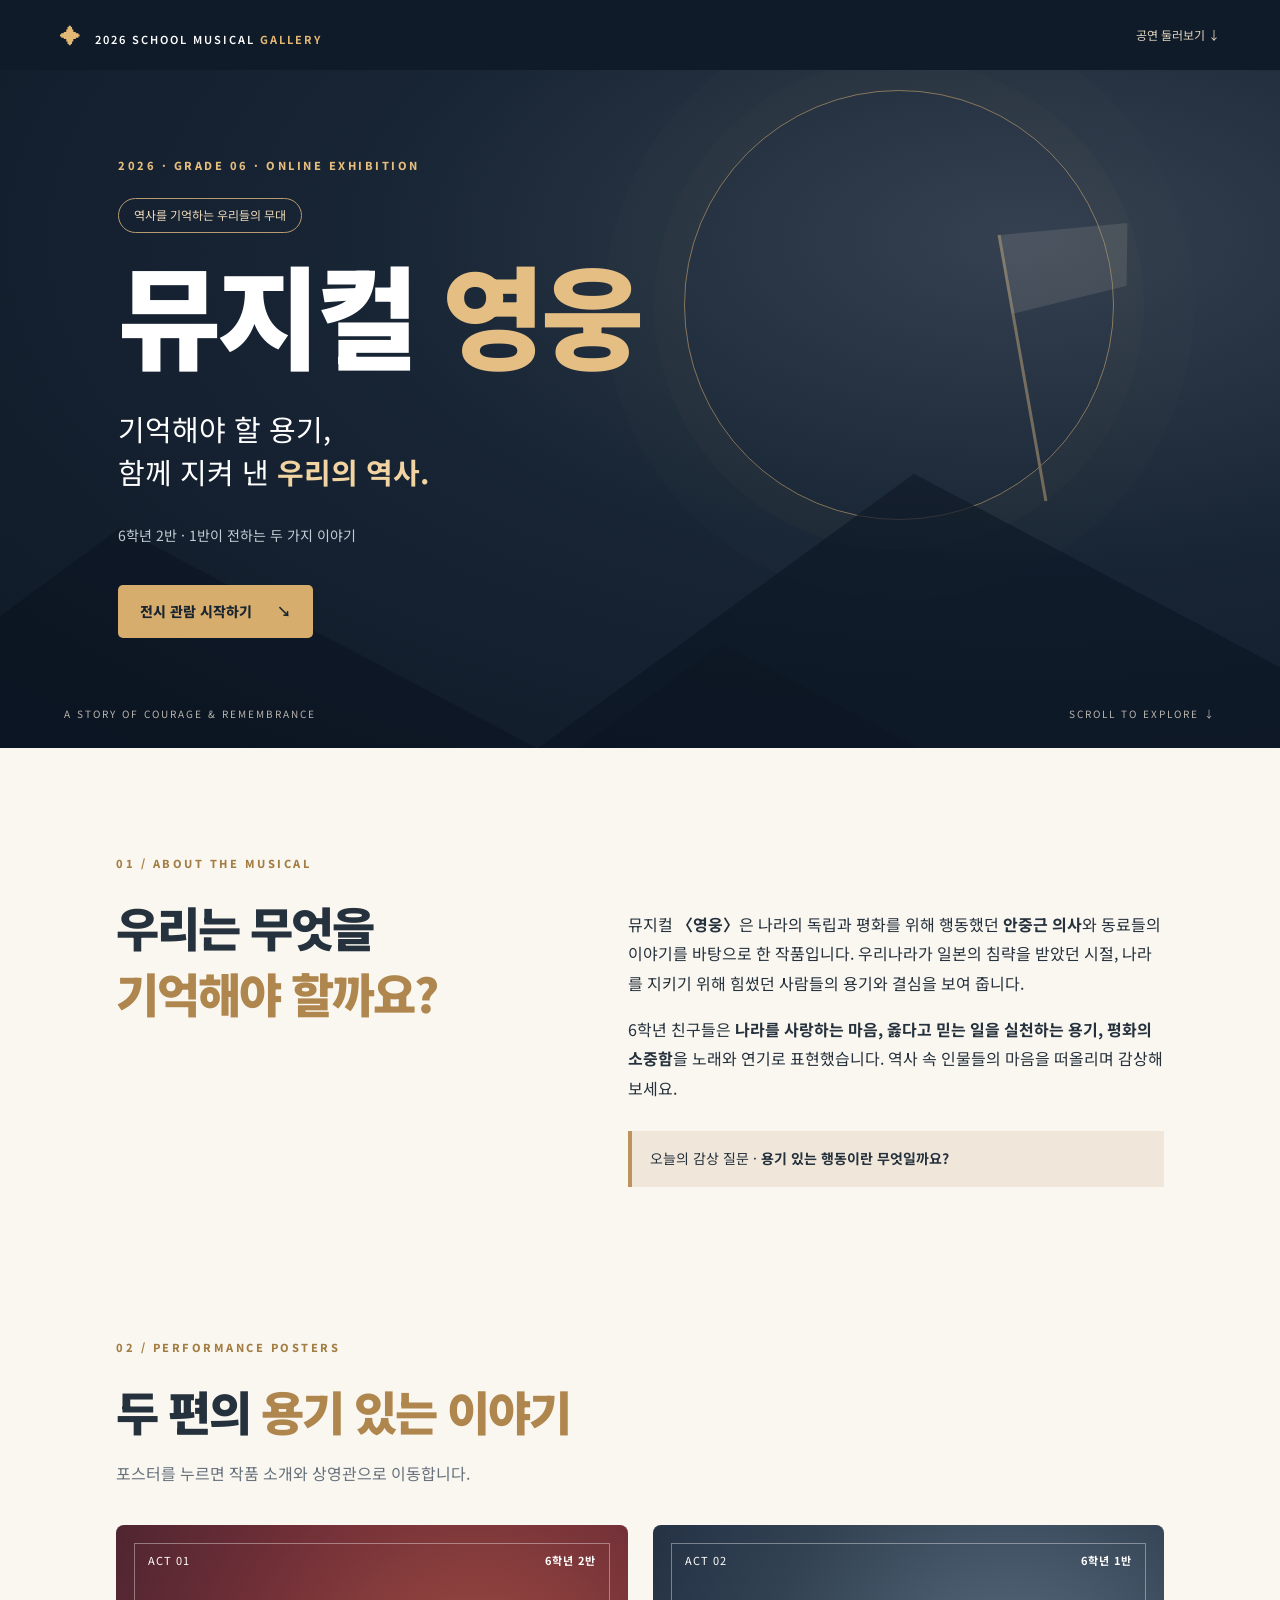
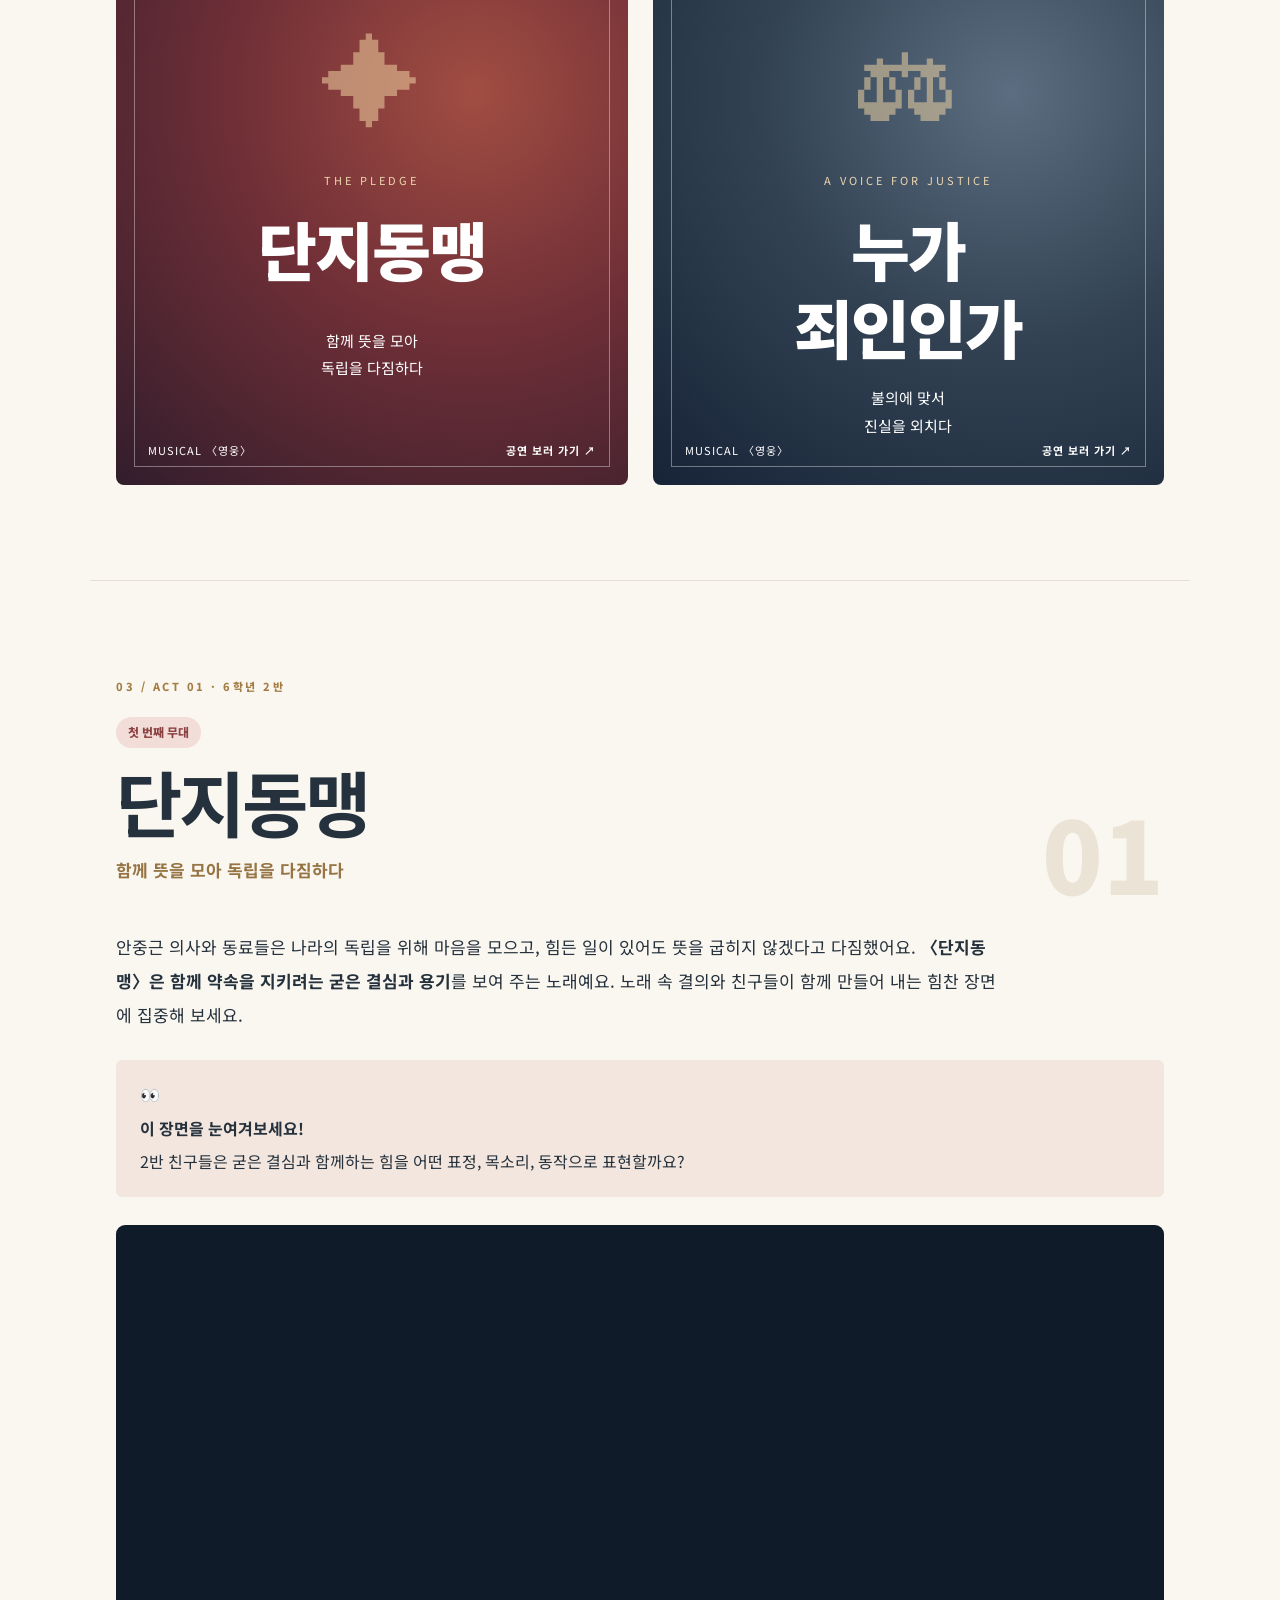
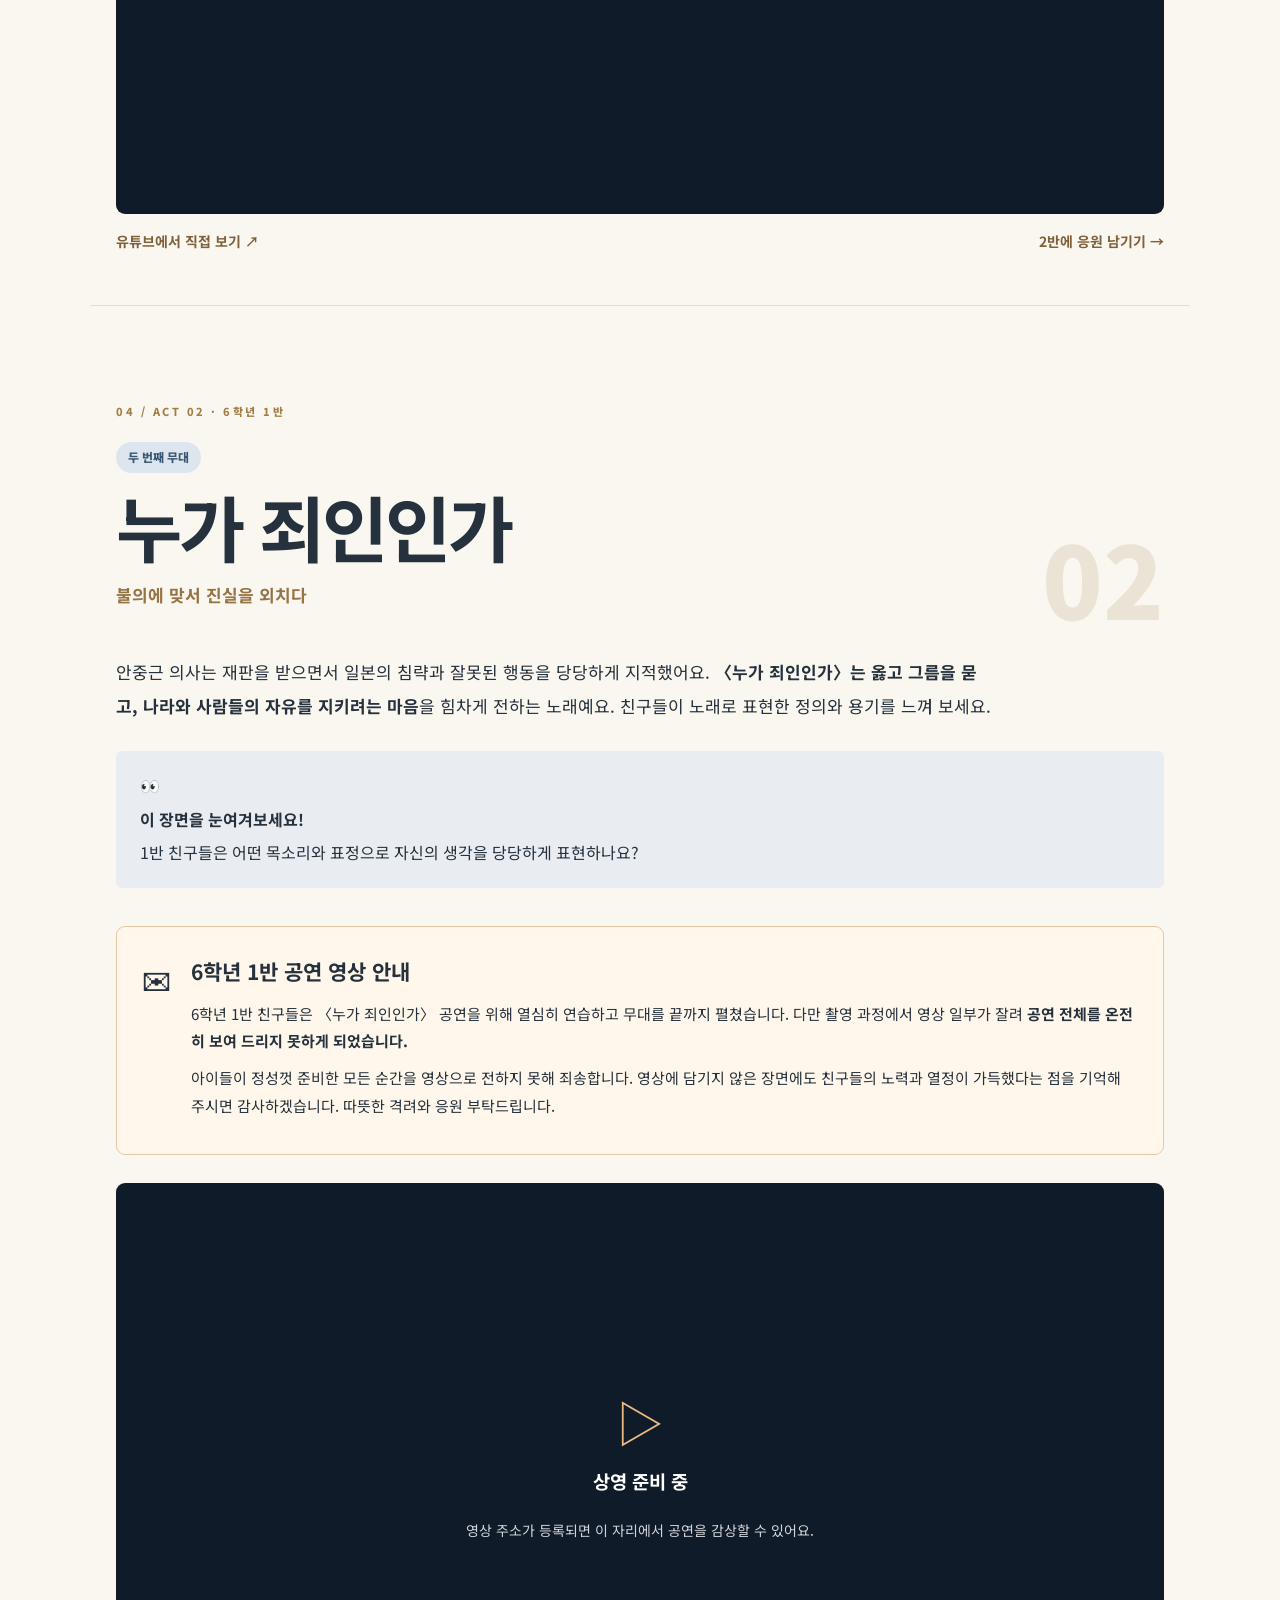
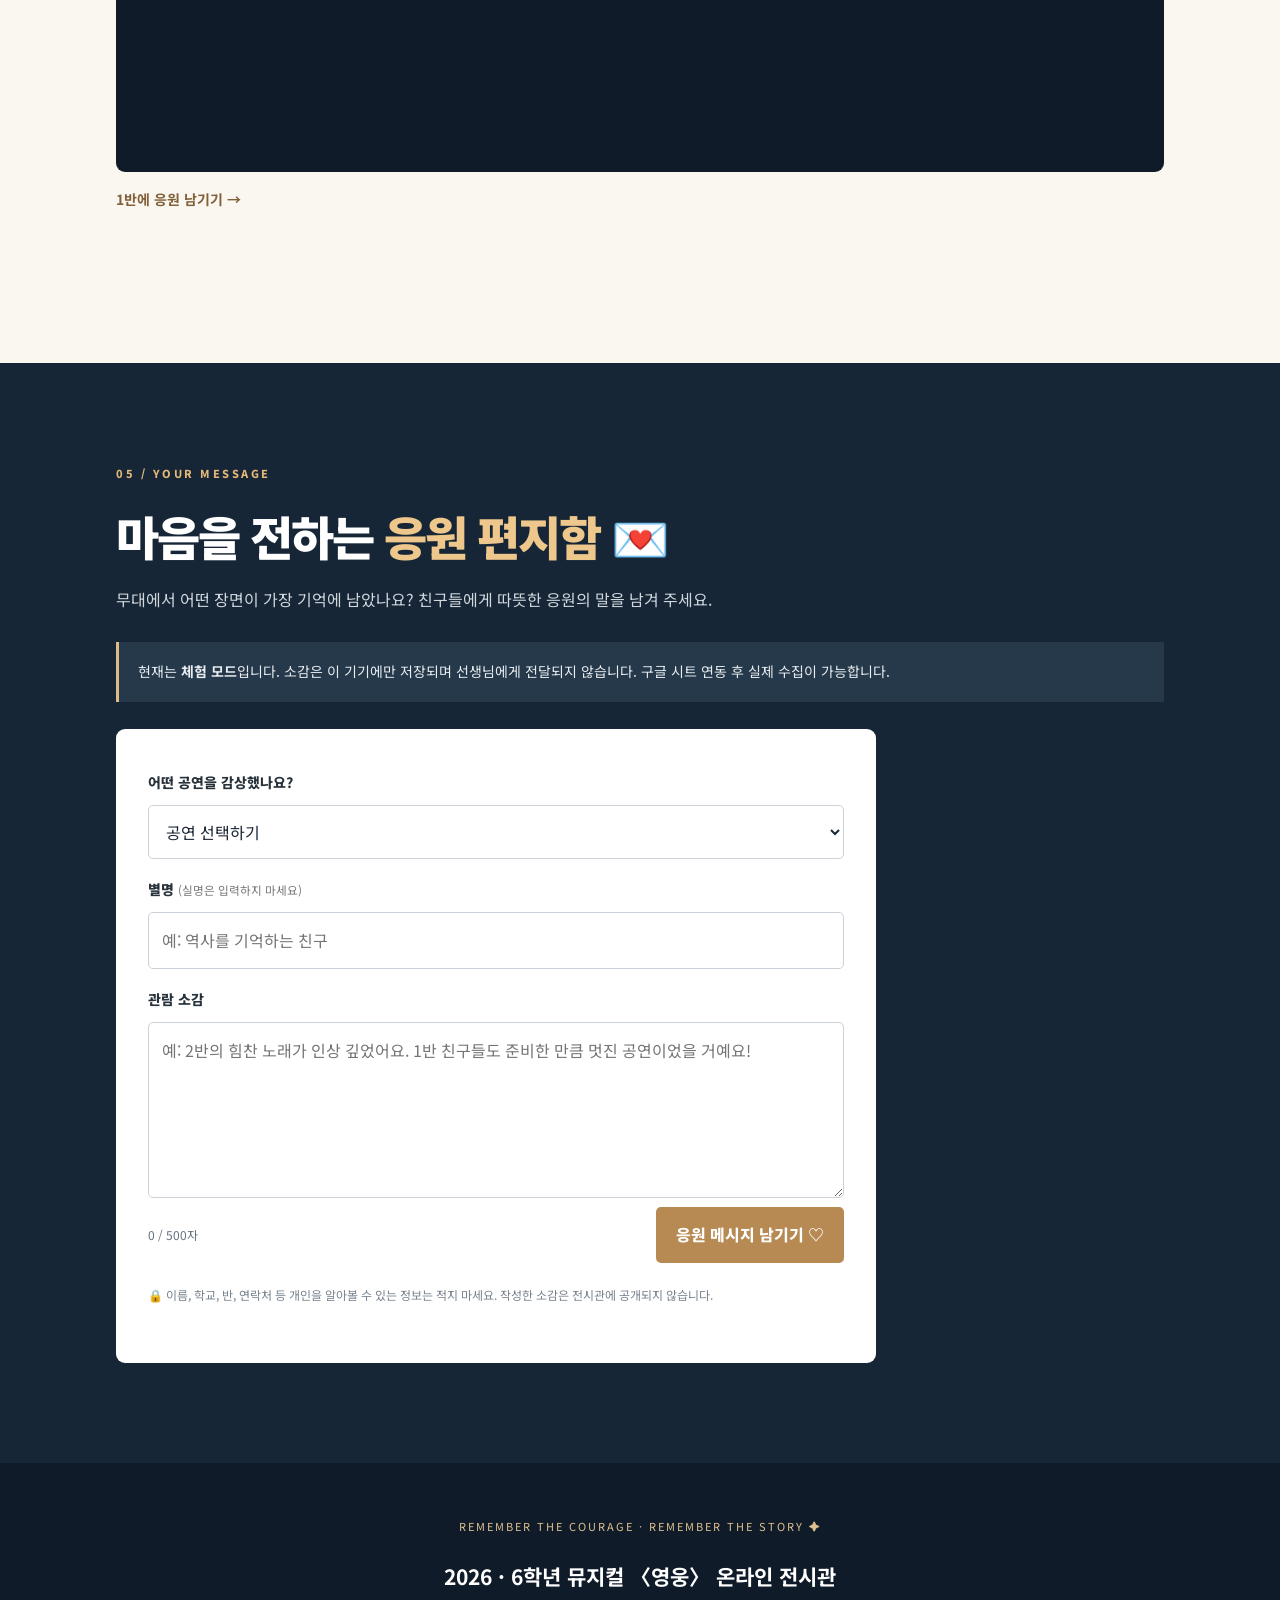
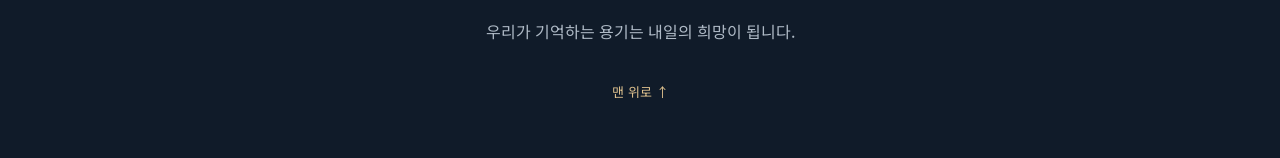
<file: grade6.html>
<!doctype html>
<html lang="ko"><head><meta charset="utf-8"><meta name="viewport" content="width=device-width,initial-scale=1"><meta name="theme-color" content="#121c29"><meta name="description" content="2026학년도 6학년 뮤지컬 영웅 온라인 전시관"><title>6학년 뮤지컬 〈영웅〉 | 온라인 전시관</title><link rel="stylesheet" href="grade6.css"></head>
<body><header class="nav"><a href="#top" class="brand"><span class="brand-symbol">✦</span> 2026 SCHOOL MUSICAL <b>GALLERY</b></a><a href="#programs" class="nav-link">공연 둘러보기 ↓</a></header><main id="top">
<section class="hero"><div class="hero-art" aria-hidden="true"><div class="halo"></div><div class="mountain m1"></div><div class="mountain m2"></div><div class="mountain m3"></div><div class="flag"><span></span></div></div><div class="hero-inner"><div class="eyebrow">2026 · GRADE 06 · ONLINE EXHIBITION</div><div class="pill">역사를 기억하는 우리들의 무대</div><h1>뮤지컬 <em>영웅</em></h1><p class="hero-lead">기억해야 할 용기,<br>함께 지켜 낸 <strong>우리의 역사.</strong></p><p class="hero-sub">6학년 2반 · 1반이 전하는 두 가지 이야기</p><a href="#programs" class="cta">전시 관람 시작하기 <span>↘</span></a></div><div class="hero-footer">A STORY OF COURAGE & REMEMBRANCE <span>SCROLL TO EXPLORE ↓</span></div></section>
<section class="intro wrap" id="intro"><p class="section-no">01 / ABOUT THE MUSICAL</p><div class="intro-grid"><h2>우리는 무엇을<br><em>기억해야 할까요?</em></h2><div><p>뮤지컬 <b>〈영웅〉</b>은 나라의 독립과 평화를 위해 행동했던 <b>안중근 의사</b>와 동료들의 이야기를 바탕으로 한 작품입니다. 우리나라가 일본의 침략을 받았던 시절, 나라를 지키기 위해 힘썼던 사람들의 용기와 결심을 보여 줍니다.</p><p>6학년 친구들은 <b>나라를 사랑하는 마음, 옳다고 믿는 일을 실천하는 용기, 평화의 소중함</b>을 노래와 연기로 표현했습니다. 역사 속 인물들의 마음을 떠올리며 감상해 보세요.</p><div class="note">오늘의 감상 질문 · <b>용기 있는 행동이란 무엇일까요?</b></div></div></div></section>
<section class="programs wrap" id="programs"><p class="section-no">02 / PERFORMANCE POSTERS</p><h2>두 편의 <em>용기 있는 이야기</em></h2><p class="lead">포스터를 누르면 작품 소개와 상영관으로 이동합니다.</p><div class="posters"><a href="#class2" class="poster pact"><div class="poster-top"><span>ACT 01</span><b>6학년 2반</b></div><span class="poster-symbol">✦</span><span class="poster-en">THE PLEDGE</span><strong class="poster-title">단지동맹</strong><span class="poster-copy">함께 뜻을 모아<br>독립을 다짐하다</span><div class="poster-bottom"><span>MUSICAL 〈영웅〉</span><b>공연 보러 가기 ↗</b></div></a><a href="#class1" class="poster justice"><div class="poster-top"><span>ACT 02</span><b>6학년 1반</b></div><span class="poster-symbol">⚖</span><span class="poster-en">A VOICE FOR JUSTICE</span><strong class="poster-title">누가<br>죄인인가</strong><span class="poster-copy">불의에 맞서<br>진실을 외치다</span><div class="poster-bottom"><span>MUSICAL 〈영웅〉</span><b>공연 보러 가기 ↗</b></div></a></div></section>
<section class="act wrap" id="class2"><div class="act-head"><div><p class="section-no">03 / ACT 01 · 6학년 2반</p><span class="act-tag">첫 번째 무대</span><h2>단지동맹</h2><p class="act-sub">함께 뜻을 모아 독립을 다짐하다</p></div><span class="act-index">01</span></div><p class="description">안중근 의사와 동료들은 나라의 독립을 위해 마음을 모으고, 힘든 일이 있어도 뜻을 굽히지 않겠다고 다짐했어요. <b>〈단지동맹〉은 함께 약속을 지키려는 굳은 결심과 용기</b>를 보여 주는 노래예요. 노래 속 결의와 친구들이 함께 만들어 내는 힘찬 장면에 집중해 보세요.</p><div class="watch">👀 <b>이 장면을 눈여겨보세요!</b><span>2반 친구들은 굳은 결심과 함께하는 힘을 어떤 표정, 목소리, 동작으로 표현할까요?</span></div><div id="video2" class="screen"></div><div class="after"><a class="youtube-link" id="youtube2" target="_blank" rel="noopener noreferrer" hidden>유튜브에서 직접 보기 ↗</a><a href="#feedback" data-target="2">2반에 응원 남기기 →</a></div></section>
<section class="act wrap" id="class1"><div class="act-head"><div><p class="section-no">04 / ACT 02 · 6학년 1반</p><span class="act-tag second">두 번째 무대</span><h2>누가 죄인인가</h2><p class="act-sub">불의에 맞서 진실을 외치다</p></div><span class="act-index">02</span></div><p class="description">안중근 의사는 재판을 받으면서 일본의 침략과 잘못된 행동을 당당하게 지적했어요. <b>〈누가 죄인인가〉는 옳고 그름을 묻고, 나라와 사람들의 자유를 지키려는 마음</b>을 힘차게 전하는 노래예요. 친구들이 노래로 표현한 정의와 용기를 느껴 보세요.</p><div class="watch amber">👀 <b>이 장면을 눈여겨보세요!</b><span>1반 친구들은 어떤 목소리와 표정으로 자신의 생각을 당당하게 표현하나요?</span></div><div class="notice"><span class="notice-icon">✉</span><div><h3>6학년 1반 공연 영상 안내</h3><p>6학년 1반 친구들은 〈누가 죄인인가〉 공연을 위해 열심히 연습하고 무대를 끝까지 펼쳤습니다. 다만 촬영 과정에서 영상 일부가 잘려 <b>공연 전체를 온전히 보여 드리지 못하게 되었습니다.</b></p><p>아이들이 정성껏 준비한 모든 순간을 영상으로 전하지 못해 죄송합니다. 영상에 담기지 않은 장면에도 친구들의 노력과 열정이 가득했다는 점을 기억해 주시면 감사하겠습니다. 따뜻한 격려와 응원 부탁드립니다.</p></div></div><div id="video1" class="screen"></div><div class="after"><a class="youtube-link" id="youtube1" target="_blank" rel="noopener noreferrer" hidden>유튜브에서 직접 보기 ↗</a><a href="#feedback" data-target="1">1반에 응원 남기기 →</a></div></section>
<section class="feedback" id="feedback"><div class="wrap"><p class="section-no">05 / YOUR MESSAGE</p><h2>마음을 전하는 <em>응원 편지함 💌</em></h2><p class="feedback-lead">무대에서 어떤 장면이 가장 기억에 남았나요? 친구들에게 따뜻한 응원의 말을 남겨 주세요.</p><div class="mode" id="feedbackMode">현재는 <b>체험 모드</b>입니다. 소감은 이 기기에만 저장되며 선생님에게 전달되지 않습니다. 구글 시트 연동 후 실제 수집이 가능합니다.</div><form id="feedbackForm"><label for="classSelect">어떤 공연을 감상했나요?</label><select id="classSelect" required><option value="">공연 선택하기</option><option value="2">6학년 2반 · 단지동맹</option><option value="1">6학년 1반 · 누가 죄인인가</option><option value="all">두 반 모두</option></select><label for="nickname">별명 <small>(실명은 입력하지 마세요)</small></label><input id="nickname" maxlength="20" required autocomplete="off" placeholder="예: 역사를 기억하는 친구"><label for="message">관람 소감</label><textarea id="message" maxlength="500" rows="5" required placeholder="예: 2반의 힘찬 노래가 인상 깊었어요. 1반 친구들도 준비한 만큼 멋진 공연이었을 거예요!"></textarea><div class="form-bottom"><span id="count">0 / 500자</span><button id="submitBtn" type="submit">응원 메시지 남기기 ♡</button></div><p class="privacy">🔒 이름, 학교, 반, 연락처 등 개인을 알아볼 수 있는 정보는 적지 마세요. 작성한 소감은 전시관에 공개되지 않습니다.</p><p id="status" role="status" aria-live="polite"></p></form></div></section>
</main><footer><div class="wrap"><div>REMEMBER THE COURAGE · REMEMBER THE STORY ✦</div><h3>2026 · 6학년 뮤지컬 〈영웅〉 온라인 전시관</h3><p>우리가 기억하는 용기는 내일의 희망이 됩니다.</p><a href="#top">맨 위로 ↑</a></div></footer><script src="grade6-config.js"></script><script src="grade6.js"></script></body></html>
</file>
<file: styles.css>
@import url('https://fonts.googleapis.com/css2?family=DM+Sans:wght@400;500;600;700;800&family=Noto+Sans+KR:wght@400;500;600;700;800;900&display=swap');
:root{--ink:#19152b;--cream:#faf7f0;--gold:#f6cd79;--pink:#f9b4ce;--purple:#8b7ce4}*{box-sizing:border-box}html{scroll-behavior:smooth}body{margin:0;background:var(--cream);color:var(--ink);font-family:'DM Sans','Noto Sans KR',sans-serif;line-height:1.7}a{color:inherit}button,input,textarea,select{font:inherit}.site-shell{overflow:hidden}.content{max-width:1050px;margin:auto;padding:94px 27px}.topbar{display:flex;justify-content:space-between;align-items:center;padding:22px max(28px,calc((100vw - 1050px)/2));background:#171327;color:#f9ecd9;gap:15px}.brand{text-decoration:none;display:flex;align-items:center;gap:10px;font-size:12px;letter-spacing:.18em;font-weight:500}.brand b{color:var(--gold)}.brand-star{font-size:30px;color:var(--gold)}.top-badge{border:1px solid #756785;border-radius:50px;padding:5px 13px;font-size:12px;white-space:nowrap}.hero{background:#171327;color:#fff}.hero-stage{position:relative;min-height:680px;display:grid;place-items:center;overflow:hidden;background:radial-gradient(ellipse at 50% 20%,#493259 0%,#21192f 40%,#110d1c 78%)}.hero-stage:before,.hero-stage:after{content:"";position:absolute;top:0;height:100%;width:18%;z-index:1;background:repeating-linear-gradient(90deg,#450e25 0,#721936 12%,#340c20 23%,#781c3b 35%,#360b21 46%);filter:drop-shadow(5px 0 10px #0b0617);opacity:.96}.hero-stage:before{left:0;clip-path:polygon(0 0,100% 0,65% 50%,100% 100%,0 100%)}.hero-stage:after{right:0;transform:scaleX(-1);clip-path:polygon(0 0,100% 0,65% 50%,100% 100%,0 100%)}.lights{position:absolute;inset:-5% 0 0;pointer-events:none;background:linear-gradient(108deg,transparent 22%,#f9df8d1e 39%,transparent 52%),linear-gradient(252deg,transparent 22%,#f9df8d1e 39%,transparent 52%),radial-gradient(ellipse at 50% 80%,#d5aa6737,transparent 55%)}.hero-inner{position:relative;z-index:2;text-align:center;padding:75px 25px 90px}.eyebrow,.section-caption{letter-spacing:.24em;font-size:12px;font-weight:800}.eyebrow{color:#f6d6a0}.poster-ornament{font-size:26px;color:var(--gold);margin:15px 0}.small-poster-title{font-size:17px;font-weight:700;letter-spacing:.12em}.hero h1{font-family:Georgia,serif;font-size:clamp(75px,13vw,154px);letter-spacing:-.085em;line-height:.98;margin:14px 0 22px;color:#f6cd79;text-shadow:0 5px 0 #663c48,0 10px 38px #100815}.hero h1 span{display:block;font-family:'DM Sans',sans-serif;font-size:clamp(13px,2.2vw,22px);letter-spacing:.44em;margin-top:16px;text-shadow:none;color:#fff}.hero-korean{font-size:21px}.hero-tagline{font-size:18px;color:#f9dabc}.hero-classes{display:flex;flex-wrap:wrap;justify-content:center;gap:10px;margin:30px 0}.hero-classes span{border:1px solid #a98e9d;border-radius:20px;padding:6px 14px;font-size:12px}.btn{display:inline-block;text-decoration:none;border:0;cursor:pointer;padding:14px 26px;border-radius:50px;font-weight:800;transition:transform .2s,background .2s}.btn:hover{transform:translateY(-2px)}.btn.primary{background:#f6ce7b;color:#21152b}.hero-foot{display:flex;justify-content:space-between;padding:18px max(28px,calc((100vw - 1050px)/2));font-size:11px;letter-spacing:.2em;color:#bdadbd}.section-caption{color:#9a5b79;margin-bottom:18px}.content h2{font-size:clamp(30px,5vw,52px);letter-spacing:-.05em;line-height:1.3;margin:0 0 25px}.content h2 em{font-style:normal;color:#a2457a}.intro-columns{display:grid;grid-template-columns:1fr 1fr;gap:55px;font-size:17px;color:#4f4656}.intro-columns p{margin:0}.programs{padding-top:25px}.sub{color:#766e7b;margin-top:-10px;margin-bottom:33px}.program-grid{display:grid;grid-template-columns:1fr 1fr;gap:24px}.program-poster{position:relative;min-height:510px;display:flex;flex-direction:column;padding:30px;text-decoration:none;border-radius:12px;color:#fff;overflow:hidden;box-shadow:0 15px 35px #24172d24;transition:transform .2s,box-shadow .2s}.program-poster:hover{transform:translateY(-5px);box-shadow:0 22px 45px #24172d35}.program-poster:before{content:'';position:absolute;inset:18px;border:1px solid #ffffff55;border-radius:4px;pointer-events:none}.program-poster.naughty{background:radial-gradient(circle at 70% 25%,#f49e9e 0%,transparent 36%),linear-gradient(140deg,#d65c77,#751c4e 85%)}.program-poster.revolt{background:radial-gradient(circle at 70% 25%,#d6a5fb 0%,transparent 36%),linear-gradient(145deg,#5f54b8,#201c61 85%)}.poster-top,.poster-bottom{display:flex;align-items:center;justify-content:space-between;gap:10px;font-size:12px;font-weight:700;letter-spacing:.08em;z-index:1}.poster-top span{border:1px solid #ffffff80;padding:3px 10px;border-radius:20px}.poster-symbol{font-size:90px;text-align:center;line-height:1.5;color:#ffe49f;text-shadow:0 0 40px #fff8;z-index:1}.poster-title{font-size:clamp(42px,6vw,74px);line-height:1.05;letter-spacing:-.07em;font-weight:900;text-align:center;z-index:1;text-shadow:0 5px 10px #25102c45}.poster-title.small{font-size:clamp(37px,5.1vw,64px)}.poster-sub{text-align:center;line-height:1.5;font-size:20px;font-weight:700;z-index:1}.poster-bottom{margin-top:auto;font-size:10px}.poster-bottom span{font-size:12px}.performance{padding-top:65px}.act-head{display:flex;justify-content:space-between;align-items:center;gap:10px}.act-head h2{margin:12px 0 10px}.act-pill{background:#f8d5de;border-radius:30px;padding:8px 16px;color:#8d3154;font-weight:800;font-size:13px}.act-pill.purple{background:#dfdcfa;color:#5646a1}.act-index{font-family:Georgia,serif;font-size:100px;font-weight:700;color:#e7dfd7;line-height:1}.pronunciation{margin:0;color:#6e6478}.act-copy{max-width:820px;margin:24px 0 30px}.act-copy h3{font-size:22px;color:#8e3464;margin:0 0 8px}.act-copy p{font-size:17px;color:#494054;margin:0}.watch-point{display:flex;gap:10px;align-items:flex-start;background:#fae7eb;padding:17px 20px;border-radius:12px;margin-top:25px;color:#6e304b}.watch-point strong{flex-shrink:0}.watch-point.purple-point{background:#edebfb;color:#51449b}.screen-wrap{aspect-ratio:16/9;background:#161224;border:9px solid #241a35;border-radius:18px;overflow:hidden;box-shadow:0 20px 40px #211b2a20}.screen-wrap iframe{border:0;width:100%;height:100%;display:block}.video-placeholder{height:100%;display:flex;flex-direction:column;align-items:center;justify-content:center;text-align:center;color:white;padding:18px;background:radial-gradient(ellipse at 50% 50%,#45315c,#151127 75%)}.play-icon{border:2px solid #f8d88b;border-radius:50%;width:75px;height:75px;display:grid;place-items:center;color:#f8d88b;font-size:24px;padding-left:4px;margin-bottom:20px}.video-placeholder strong{font-size:clamp(16px,3vw,24px)}.video-placeholder p{font-size:14px;color:#cbbfce;line-height:1.8}.video-placeholder span{font-size:10px;letter-spacing:.2em;color:#f8d88b}.after-video{display:flex;gap:10px;justify-content:space-between;flex-wrap:wrap;margin-top:16px;color:#5b5261}.after-video a{font-weight:800;color:#8e3464;text-underline-offset:5px}.feedback-section{background:linear-gradient(140deg,#282047,#191328);color:#fff;margin-top:90px}.feedback-content h2 em{color:#f2c47e}.feedback-content .section-caption{color:#e7adcf}.feedback-intro{color:#d4cbdc;font-size:16px}.feedback-form{background:#fff;color:#262135;border-radius:22px;padding:35px;margin-top:35px;display:flex;flex-direction:column;box-shadow:0 20px 40px #100a1c3b}.feedback-form label{font-weight:800;font-size:15px;margin:12px 0 9px}.muted{font-weight:400;color:#6a626e;font-size:13px}.feedback-form input,.feedback-form select,.feedback-form textarea{border:1px solid #d9d3dc;border-radius:10px;padding:14px;width:100%;background:#fffcff;color:#21182e}.feedback-form input:focus,.feedback-form select:focus,.feedback-form textarea:focus{outline:3px solid #efd3ff;border-color:#8e62ab}.form-bottom{display:flex;justify-content:space-between;align-items:center;gap:12px;margin-top:16px;color:#7d737e}.form-bottom button:disabled{opacity:.6;cursor:wait}.privacy{font-size:12px;color:#7e7383}.status{font-weight:700;color:#754186;min-height:24px;margin:0}.prompt-strip{background:#3b3155;border:1px solid #65577e;padding:18px 22px;border-radius:12px;margin-top:25px;display:flex;flex-wrap:wrap;gap:8px 15px}.prompt-strip span{color:#dfd7e8}.footer{text-align:center;padding:45px 20px 55px;background:#120f20;color:#e9e2e5}.footer p:first-child{letter-spacing:.15em;color:#edc77e;font-size:12px}.footer strong{display:block;margin:12px 0}.footer p{font-size:13px;color:#ada3b4}.footer a{font-size:12px;color:#edc77e;text-underline-offset:4px}@media(max-width:700px){.topbar{padding:15px 18px}.brand{font-size:10px;letter-spacing:.08em}.top-badge{font-size:10px}.hero-stage{min-height:600px}.hero-stage:before,.hero-stage:after{width:13%}.hero-inner{padding:60px 20px}.hero-korean{font-size:17px}.hero-tagline{font-size:15px}.hero-foot{padding:15px 18px;font-size:9px}.content{padding:65px 20px}.intro-columns,.program-grid{grid-template-columns:1fr;gap:20px}.programs{padding-top:15px}.program-poster{min-height:450px}.act-index{font-size:65px}.watch-point{display:block}.watch-point strong{display:inline-block;margin-right:8px}.watch-point span{display:block;margin-top:5px}.screen-wrap{border-width:5px;border-radius:10px}.video-placeholder .play-icon{width:55px;height:55px;font-size:18px;margin-bottom:10px}.video-placeholder p{font-size:11px;margin:6px}.video-placeholder span{font-size:8px}.feedback-form{padding:21px}.feedback-section{margin-top:35px}.form-bottom{align-items:stretch}.form-bottom .btn{padding:12px 18px}.prompt-strip{display:block}.prompt-strip span{display:block;margin-top:5px}}@media(prefers-reduced-motion:reduce){html{scroll-behavior:auto}*{transition:none!important}}
</file>
<file: grade5.css>
@import url('https://fonts.googleapis.com/css2?family=DM+Sans:wght@400;500;600;700;800&family=Noto+Sans+KR:wght@400;500;600;700;800;900&display=swap');
:root{--ink:#273630;--cream:#faf7ef;--sage:#668071;--orange:#c17d5d}*{box-sizing:border-box}html{scroll-behavior:smooth}body{margin:0;background:var(--cream);color:var(--ink);font:16px/1.8 'DM Sans','Noto Sans KR',sans-serif}a{color:inherit}button,input,textarea,select{font:inherit}.wrap{max-width:1100px;margin:auto;padding:92px 28px}.nav{padding:16px max(25px,calc((100% - 1044px)/2));display:flex;justify-content:space-between;align-items:center;gap:15px;background:#faf7ef}.brand{text-decoration:none;font-size:12px;font-weight:700;letter-spacing:.1em}.brand strong{color:#b8785c}.brand-icon{font-size:23px;color:#c37958;vertical-align:middle;margin-right:6px}.nav-link{text-decoration:none;font-size:13px;font-weight:700;border-bottom:1px solid #6b7c70}.hero{position:relative;background:#e9efe7;min-height:665px;overflow:hidden}.hero-copy{position:relative;z-index:2;max-width:1100px;margin:auto;padding:100px 28px 145px}.eyebrow,.section-no{font-size:12px;letter-spacing:.18em;font-weight:800;color:#967257}.little-label{font-size:15px;color:#517469;margin:15px 0}.hero h1{margin:0;font-size:clamp(62px,9vw,128px);letter-spacing:-.085em;line-height:1.2;color:#35584d}.hero h1 em{font-style:normal;color:#c77c5a}.hero-sub{font-size:clamp(20px,2.8vw,30px);line-height:1.65;margin:22px 0 10px}.hero-note{font-size:14px;color:#587567;margin-bottom:27px}.cta{display:inline-flex;align-items:center;gap:35px;padding:13px 26px;text-decoration:none;background:#345b4f;color:white;border-radius:50px;font-weight:800}.hero-bottom{position:absolute;z-index:3;bottom:0;left:0;right:0;background:#304e46;color:#dce5da;font-size:10px;letter-spacing:.14em;padding:14px max(28px,calc((100% - 1044px)/2));display:flex;justify-content:space-between}.hero-art{position:absolute;inset:0;pointer-events:none;overflow:hidden}.sun{position:absolute;right:15%;top:13%;width:165px;height:165px;border-radius:50%;background:#f4dca6;box-shadow:0 0 100px 60px #f4dda14d}.cloud{position:absolute;background:#fff9ec;border-radius:80px;opacity:.72;filter:blur(2px)}.cloud-one{width:165px;height:42px;right:13%;top:23%}.cloud-two{width:120px;height:35px;right:30%;top:15%}.line{position:absolute;right:-3%;top:34%;width:57%;height:2px;background:#9c8576;transform:rotate(-3deg)}.cloth{position:absolute;top:32%;width:85px;height:150px;transform:rotate(-3deg);opacity:.8;box-shadow:0 8px 12px #6e82741e;clip-path:polygon(0 0,100% 0,96% 100%,7% 100%)}.cloth-one{right:29%;background:#e2b595}.cloth-two{right:19%;height:123px;background:#a9cbd1}.cloth-three{right:9%;height:172px;background:#e2cf9b}.houses{position:absolute;bottom:35px;right:-3%;width:60%;height:210px;display:flex;align-items:end;opacity:.38}.houses span{flex:1;background:#73968c;height:70%;border:5px solid #e9efe7;border-bottom:0}.houses span:nth-child(2){height:100%;background:#a2b3ac}.houses span:nth-child(3){height:82%;background:#b4a398}.houses span:nth-child(4){height:92%;background:#8ba69a}.houses span:nth-child(5){height:62%;background:#afc2b4}.intro-layout{display:grid;grid-template-columns:1fr 1.25fr;gap:75px}.intro h2{font-size:clamp(35px,5vw,58px);line-height:1.43;letter-spacing:-.06em;margin:0}.intro h2 em,.wrap h2 em{font-style:normal;color:#c27c5a}.intro-layout p{margin-top:0;color:#59645e;font-size:17px}.note{padding:15px 18px;background:#e9eee4;border-radius:12px;font-size:14px;color:#426355}.programs{padding-top:30px}.wrap h2{font-size:clamp(31px,5vw,52px);letter-spacing:-.06em;line-height:1.3;margin:0 0 13px}.section-lead{margin:0 0 31px;color:#7c827e}.poster-grid{display:grid;grid-template-columns:repeat(3,minmax(0,1fr));gap:18px}.poster{min-height:475px;padding:26px 20px;display:flex;flex-direction:column;align-items:center;text-align:center;position:relative;overflow:hidden;border-radius:11px;text-decoration:none;box-shadow:0 15px 30px #2c403319;transition:transform .2s}.poster:before{content:'';position:absolute;inset:13px;border:1px solid #ffffff8a;border-radius:4px;pointer-events:none}.poster:hover{transform:translateY(-5px)}.poster.rain{background:linear-gradient(140deg,#bdd0da,#4c758d);color:#fff}.poster.laundry{background:linear-gradient(140deg,#f1d5bd,#b97555);color:#4f3328}.poster.city{background:linear-gradient(140deg,#c3d1b5,#66846d);color:#fff}.poster-top,.poster-bottom{width:100%;display:flex;justify-content:space-between;align-items:center;gap:8px;font-size:10px;letter-spacing:.09em;font-weight:700}.poster-top b{font-size:12px}.poster-icon{font-size:82px;line-height:1.2;margin:35px 0 8px;opacity:.85}.poster-kicker{font-size:10px;letter-spacing:.22em;font-weight:800}.poster-title{font-size:clamp(31px,3.6vw,49px);line-height:1.25;letter-spacing:-.05em;margin:11px 0;font-weight:900}.poster-caption{font-size:14px;font-weight:600;line-height:1.6}.poster-bottom{margin-top:auto;padding-top:27px;letter-spacing:0}.acts{border-top:1px solid #e1ddd4}.act-heading{display:flex;justify-content:space-between;align-items:center;gap:15px}.act-heading h2{margin-top:13px}.act-tag{display:inline-block;padding:4px 13px;border-radius:25px;font-size:12px;font-weight:800}.tag-rain{background:#dce9f0;color:#47718b}.tag-laundry{background:#fae7da;color:#a56546}.tag-city{background:#e2e9d9;color:#58785c}.act-kicker{color:#79857b;margin:0}.big-number{font-size:clamp(68px,10vw,120px);font-family:Georgia,serif;color:#e5e5dc;font-weight:700;line-height:1}.description{max-width:800px;color:#535f57;font-size:18px;line-height:1.95;margin:24px 0}.watchpoint{display:flex;gap:8px 12px;flex-wrap:wrap;padding:16px 20px;border-radius:12px;background:#e6eff4;color:#4c6d83;margin:24px 0}.watchpoint.warm{background:#faebe0;color:#9d6547}.watchpoint.green{background:#e7eee2;color:#5e795c}.video{aspect-ratio:16/9;background:#17231f;overflow:hidden;border:8px solid #30473f;border-radius:16px;box-shadow:0 18px 35px #31463822}.video iframe{display:block;border:0;width:100%;height:100%}.after{display:flex;align-items:center;justify-content:space-between;gap:15px;margin-top:17px;flex-wrap:wrap}.after a{color:#426e5d;font-weight:800;text-underline-offset:4px}.feedback{background:#305346;color:#fff}.feedback .section-no{color:#e5c6a2}.feedback h2{color:#fff}.feedback h2 em{color:#efc798}.feedback .wrap>p:not(.section-no){color:#dfebe2}.feedback-warning{background:#456b5b;padding:15px 18px;border-radius:11px;font-size:14px;color:#f5f5ee;margin:23px 0}.form{display:flex;flex-direction:column;background:#fff;color:#263c30;padding:34px;border-radius:20px;box-shadow:0 12px 36px #17362744}.form label{font-weight:800;margin:8px 0}.form small{color:#7a867b;font-weight:400}.form select,.form input,.form textarea{width:100%;background:#fcfcfa;border:1px solid #d1dbd2;border-radius:9px;padding:12px 14px;color:#263c30;margin-bottom:9px}.form :focus-visible{outline:3px solid #c4d7ce}.form-foot{display:flex;justify-content:space-between;align-items:center;gap:10px;margin-top:10px}.form-foot span{color:#7c847e;font-size:13px}.form-foot button{background:#346e55;color:white;border:0;padding:13px 20px;border-radius:30px;font-weight:800;cursor:pointer}.form-foot button:disabled{opacity:.55}.privacy{font-size:12px;color:#748076}.form #status{min-height:25px;color:#27674d;font-weight:700}.inspiration{margin-top:22px;border:1px solid #749081;padding:15px;border-radius:10px;color:#e3ede5;font-size:14px}footer{text-align:center;background:#263e35;color:#e6eee6;padding:10px 0 20px}footer .wrap{padding-top:38px;padding-bottom:35px}footer span{font-size:11px;color:#ead3a2;letter-spacing:.12em}footer h3{margin:10px 0}footer p{color:#c2d4c7;font-size:13px}footer a{color:#e4d2a9;font-size:13px}@media(max-width:800px){.poster-grid{grid-template-columns:1fr;max-width:530px;margin:auto}.poster{min-height:420px}.poster-title{font-size:47px}.intro-layout{grid-template-columns:1fr;gap:24px}.hero-art{opacity:.65}.hero-copy{padding:100px 22px 125px}.hero-copy h1{font-size:clamp(60px,10vw,100px)}.wrap{padding:65px 22px}.act-heading{align-items:flex-start}.big-number{font-size:70px}.description{font-size:16px}.video{border-width:5px;border-radius:10px}.form{padding:20px}.hero-bottom{font-size:8px;gap:6px}.nav{padding:15px 18px}.brand{font-size:10px}.nav-link{font-size:11px}}@media(max-width:460px){.hero h1{font-size:62px}.hero-sub{font-size:20px}.hero-art{opacity:.45}.hero-bottom span{display:none}.poster-title{font-size:42px}.act-heading h2{font-size:32px}.form-foot{align-items:stretch}.form-foot button{font-size:13px;padding:11px}.section-no{letter-spacing:.1em}}@media(prefers-reduced-motion:reduce){html{scroll-behavior:auto}*{transition:none!important}}
</file>
<file: grade6.css>
@import url('https://fonts.googleapis.com/css2?family=Noto+Sans+KR:wght@400;500;600;700;800;900&display=swap');
:root{--navy:#142030;--ink:#25313c;--muted:#66717b;--gold:#c69d59;--cream:#faf7f1;--line:#e4ded4}*{box-sizing:border-box}html{scroll-behavior:smooth}body{margin:0;font-family:'Noto Sans KR',Arial,sans-serif;color:var(--ink);background:var(--cream);line-height:1.85}a{color:inherit;text-decoration:none}button,input,select,textarea{font:inherit}.wrap{max-width:1100px;margin:auto;padding-left:26px;padding-right:26px}.nav{height:70px;padding:0 max(25px,calc((100vw - 1160px)/2));background:#101b29;color:#fff;display:flex;align-items:center;justify-content:space-between}.brand{font-size:11px;letter-spacing:2px;font-weight:600}.brand b{color:#e3b875}.brand-symbol{font-size:20px;margin-right:8px;color:#e3b875}.nav-link{font-size:12px;color:#dfd3be}.hero{min-height:650px;position:relative;background:radial-gradient(ellipse at 80% 25%,#354151 0,#182535 45%,#101a28 95%);color:white;overflow:hidden;display:flex;align-items:center}.hero-inner{position:relative;z-index:2;width:1100px;max-width:100%;margin:auto;padding:85px 28px 110px}.eyebrow,.section-no{letter-spacing:2.5px;font-size:11px;font-weight:800}.eyebrow{color:#e5bd7c}.pill{border:1px solid #b69b70;padding:5px 15px;display:inline-block;border-radius:22px;font-size:12px;margin:23px 0 5px;color:#ecd9ba}.hero h1{font-size:clamp(58px,10vw,112px);line-height:1.18;letter-spacing:-4px;margin:8px 0 24px;font-weight:900}.hero h1 em{font-style:normal;color:#e5be83}.hero-lead{font-size:clamp(21px,3vw,29px);line-height:1.5}.hero-lead strong{color:#f1d4a1}.hero-sub{color:#c2ccd4;font-size:14px}.cta{background:#d7ad6e;color:#1a2530;padding:14px 22px;border-radius:5px;display:inline-flex;gap:25px;font-size:14px;font-weight:800;margin-top:22px}.hero-footer{position:absolute;bottom:25px;left:5%;right:5%;display:flex;justify-content:space-between;color:#b9b4ad;font-size:10px;letter-spacing:2px;z-index:3}.hero-art{position:absolute;inset:0;opacity:.55;overflow:hidden}.halo{position:absolute;width:430px;height:430px;border:1px solid #d7b071;box-shadow:0 0 0 30px #bda06a0d,0 0 0 80px #bda06a07;border-radius:50%;top:20px;right:13%}.mountain{position:absolute;bottom:0;width:70%;height:44%;clip-path:polygon(0 100%,42% 8%,100% 100%);background:#070f1c}.m1{right:-12%;opacity:.7}.m2{left:-20%;bottom:-8%;opacity:.7}.m3{right:3%;bottom:-25%;opacity:.9}.flag{position:absolute;right:20%;top:24%;width:3px;height:270px;background:#b69d76;transform:rotate(-10deg)}.flag span{display:block;width:130px;height:80px;background:linear-gradient(130deg,#e7e0cf,#ddd1b4);clip-path:polygon(0 0,100% 13%,91% 90%,0 100%);opacity:.23}.intro{padding-top:105px;padding-bottom:105px}.section-no{color:#a37d43;margin:0 0 20px}.intro-grid{display:grid;grid-template-columns:1fr 1.2fr;gap:65px}.intro h2,.programs h2,.feedback h2{font-size:clamp(30px,4vw,47px);line-height:1.4;letter-spacing:-2px;margin:0;font-weight:900}.intro h2 em,.programs h2 em,.feedback h2 em{font-style:normal;color:#af864d}.intro p:not(.section-no){font-size:16px}.note{background:#f0e7da;border-left:4px solid #bc945b;padding:15px 18px;margin-top:28px;font-size:14px}.programs{padding-top:45px;padding-bottom:95px}.lead{color:var(--muted)}.posters{display:grid;grid-template-columns:repeat(2,1fr);gap:25px;margin-top:36px}.poster{min-height:500px;padding:25px 32px;color:white;display:flex;flex-direction:column;position:relative;overflow:hidden;transition:transform .2s,box-shadow .2s;border-radius:8px;isolation:isolate}.poster:hover{transform:translateY(-5px);box-shadow:0 20px 35px #14203033}.poster:after{content:'';position:absolute;inset:18px;border:1px solid #ffffff60;pointer-events:none}.pact{background:radial-gradient(circle at 70% 30%,#a14d42 0,#702f37 45%,#321d2c 100%)}.justice{background:radial-gradient(circle at 70% 30%,#5b6d80 0,#324253 47%,#172337 100%)}.poster-top,.poster-bottom{display:flex;justify-content:space-between;align-items:center;font-size:11px;letter-spacing:1px}.poster-symbol{font-size:100px;opacity:.52;align-self:center;margin:15px 0 0;color:#f4d7a6}.poster-en{text-align:center;font-size:11px;letter-spacing:3px;color:#eed6af}.poster-title{text-align:center;font-size:clamp(40px,5.8vw,64px);line-height:1.23;margin:18px 0;font-weight:900;letter-spacing:-2px;min-height:100px}.poster-copy{text-align:center;font-size:15px}.poster-bottom{margin-top:auto;gap:15px}.act{padding-top:95px;padding-bottom:50px;border-top:1px solid var(--line);scroll-margin-top:20px}.act-head{display:flex;align-items:end;justify-content:space-between}.act-head h2{font-size:clamp(39px,6vw,72px);letter-spacing:-3px;line-height:1.25;margin:8px 0}.act-tag{display:inline-block;background:#f2ddd9;color:#8b4241;font-size:12px;padding:4px 12px;border-radius:20px;font-weight:800}.act-tag.second{background:#dde5ee;color:#395672}.act-sub{margin-top:5px;color:#967444;font-size:17px;font-weight:700}.act-index{font-size:100px;line-height:1;font-weight:900;color:#ece3d7}.description{max-width:880px;font-size:17px;line-height:2;margin:28px 0}.watch{background:#f2e6de;padding:20px 24px;border-radius:6px;display:flex;flex-direction:column;gap:4px}.watch.amber{background:#e9edf2}.screen{margin-top:28px;aspect-ratio:16/9;background:#101b29;border-radius:9px;overflow:hidden;display:flex;align-items:center;justify-content:center}.screen iframe{border:0;width:100%;height:100%}.screen-empty{text-align:center;color:#fff;padding:25px}.screen-empty .play{font-size:48px;color:#e9bc7e;line-height:1}.screen-empty p{color:#d1d5db;font-size:14px}.after{display:flex;justify-content:space-between;gap:12px;flex-wrap:wrap;margin-top:15px;font-weight:700;font-size:14px;color:#806139}.notice{margin-top:38px;display:flex;gap:20px;background:#fff7eb;border:1px solid #e4cba6;border-radius:9px;padding:25px}.notice-icon{font-size:29px}.notice h3{margin:0;font-size:21px}.notice p{margin:9px 0;font-size:15px;line-height:1.85}.feedback{background:#172637;color:#fff;margin-top:100px;padding:100px 0}.feedback .section-no{color:#e4b977}.feedback h2 em{color:#edc78b}.feedback-lead{color:#d0d7dd}.mode{background:#26394b;border-left:3px solid #dfba83;padding:17px 19px;margin:27px 0;color:#e8edf1;font-size:14px}form{background:#fff;color:#28323b;max-width:760px;padding:32px;border-radius:9px;display:flex;flex-direction:column;gap:9px}form label{font-size:14px;font-weight:800;margin-top:9px}form small{font-weight:400;color:#777}form input,form select,form textarea{border:1px solid #ccd2d9;border-radius:5px;padding:13px;width:100%;background:#fff;color:#1b2734}textarea{resize:vertical}.form-bottom{display:flex;justify-content:space-between;align-items:center;gap:15px}button{border:0;background:#b88a53;color:white;padding:13px 20px;border-radius:5px;cursor:pointer;font-weight:800}button:disabled{opacity:.5;cursor:wait}#count{color:#65717e;font-size:12px}.privacy{font-size:12px;color:#77828c}.feedback #status{color:#2c5c47;margin:2px 0;font-size:14px}footer{background:#101b29;color:#fff;text-align:center;padding:53px 0}footer .wrap>div{color:#dec18e;font-size:11px;letter-spacing:2px}footer h3{font-size:21px}footer p{color:#aeb9c5}footer a{display:inline-block;margin-top:17px;color:#dec18e;font-size:13px}@media(max-width:720px){.nav{padding:0 18px}.brand{font-size:9px;letter-spacing:1px}.nav-link{font-size:10px}.hero{min-height:580px}.hero-inner{padding:65px 25px 100px}.hero h1{letter-spacing:-3px}.hero-footer{font-size:8px}.intro{padding-top:70px;padding-bottom:60px}.intro-grid{grid-template-columns:1fr;gap:18px}.posters{grid-template-columns:1fr}.poster{min-height:445px}.act{padding-top:65px}.act-index{font-size:58px}.description{font-size:15px}.notice{padding:18px;gap:10px}.notice p{font-size:14px}.feedback{padding:65px 0}form{padding:19px}.hero-footer span{display:none}}
</file>
